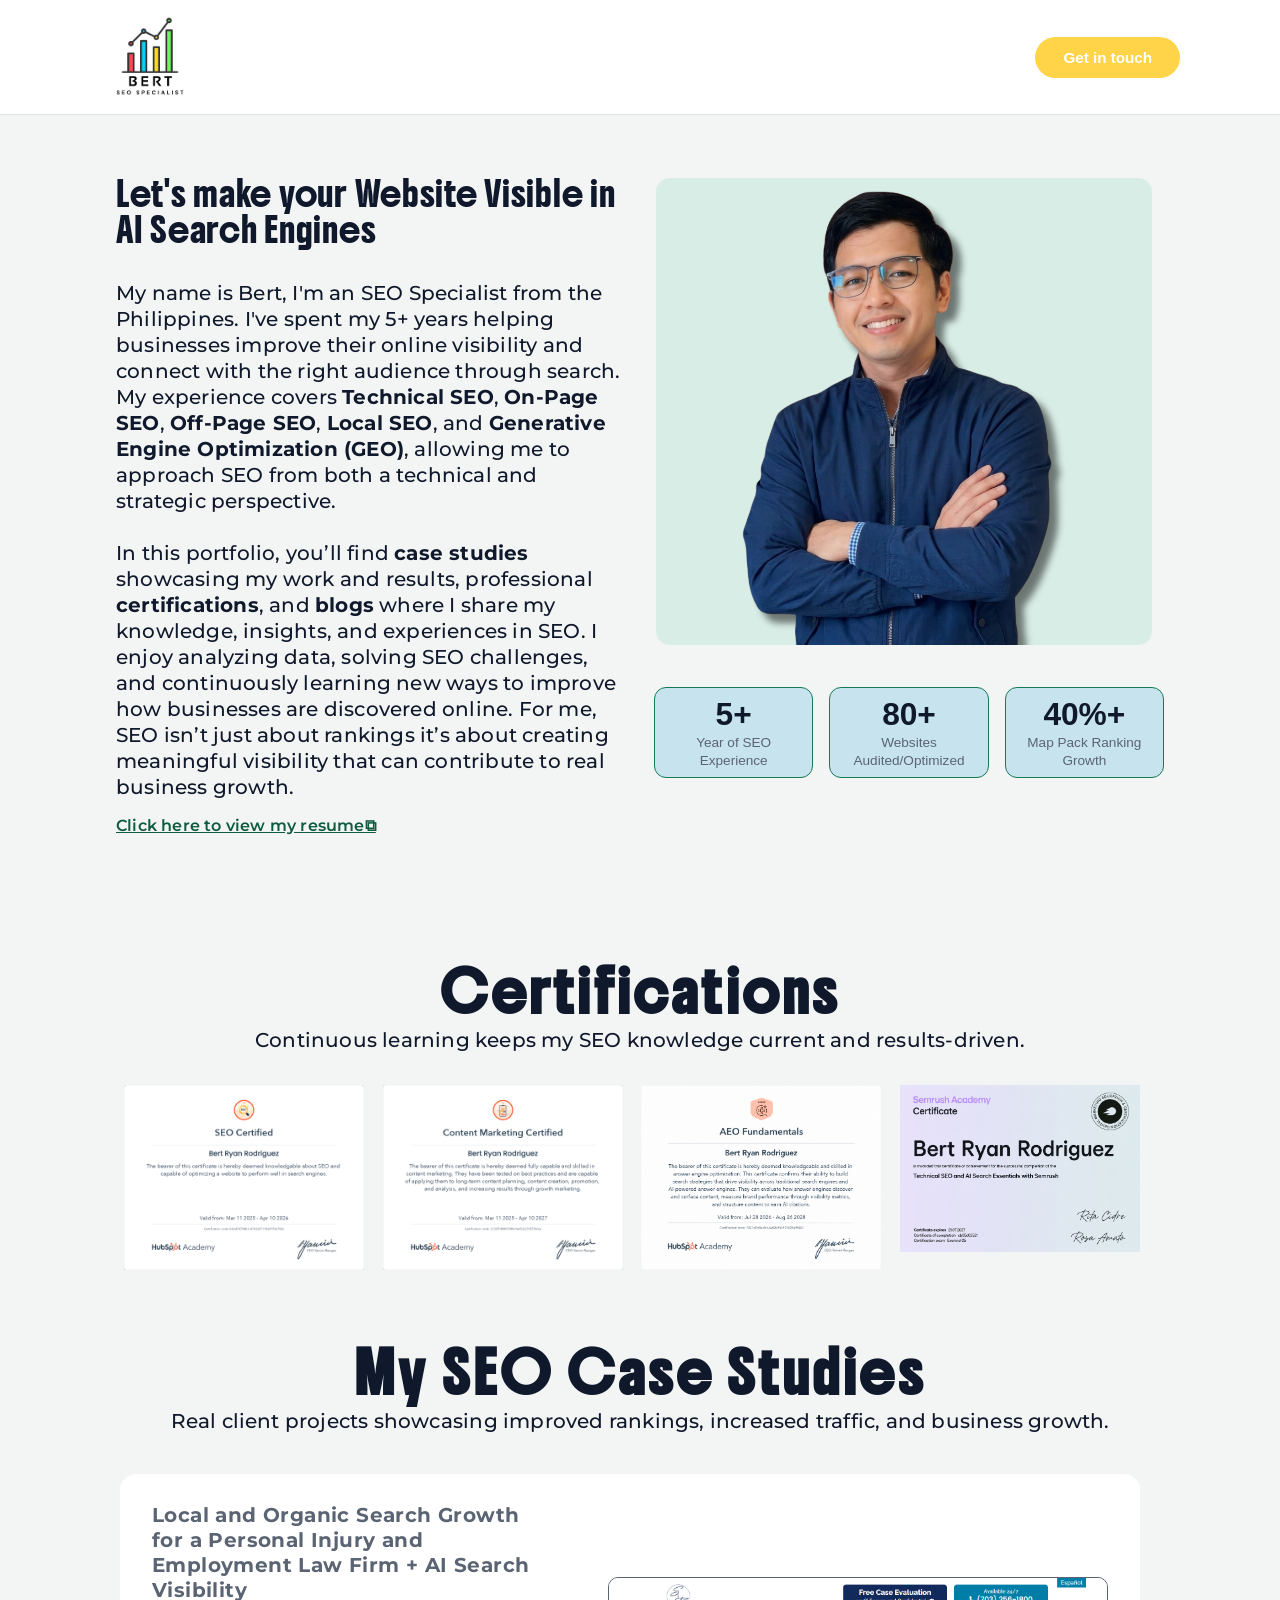
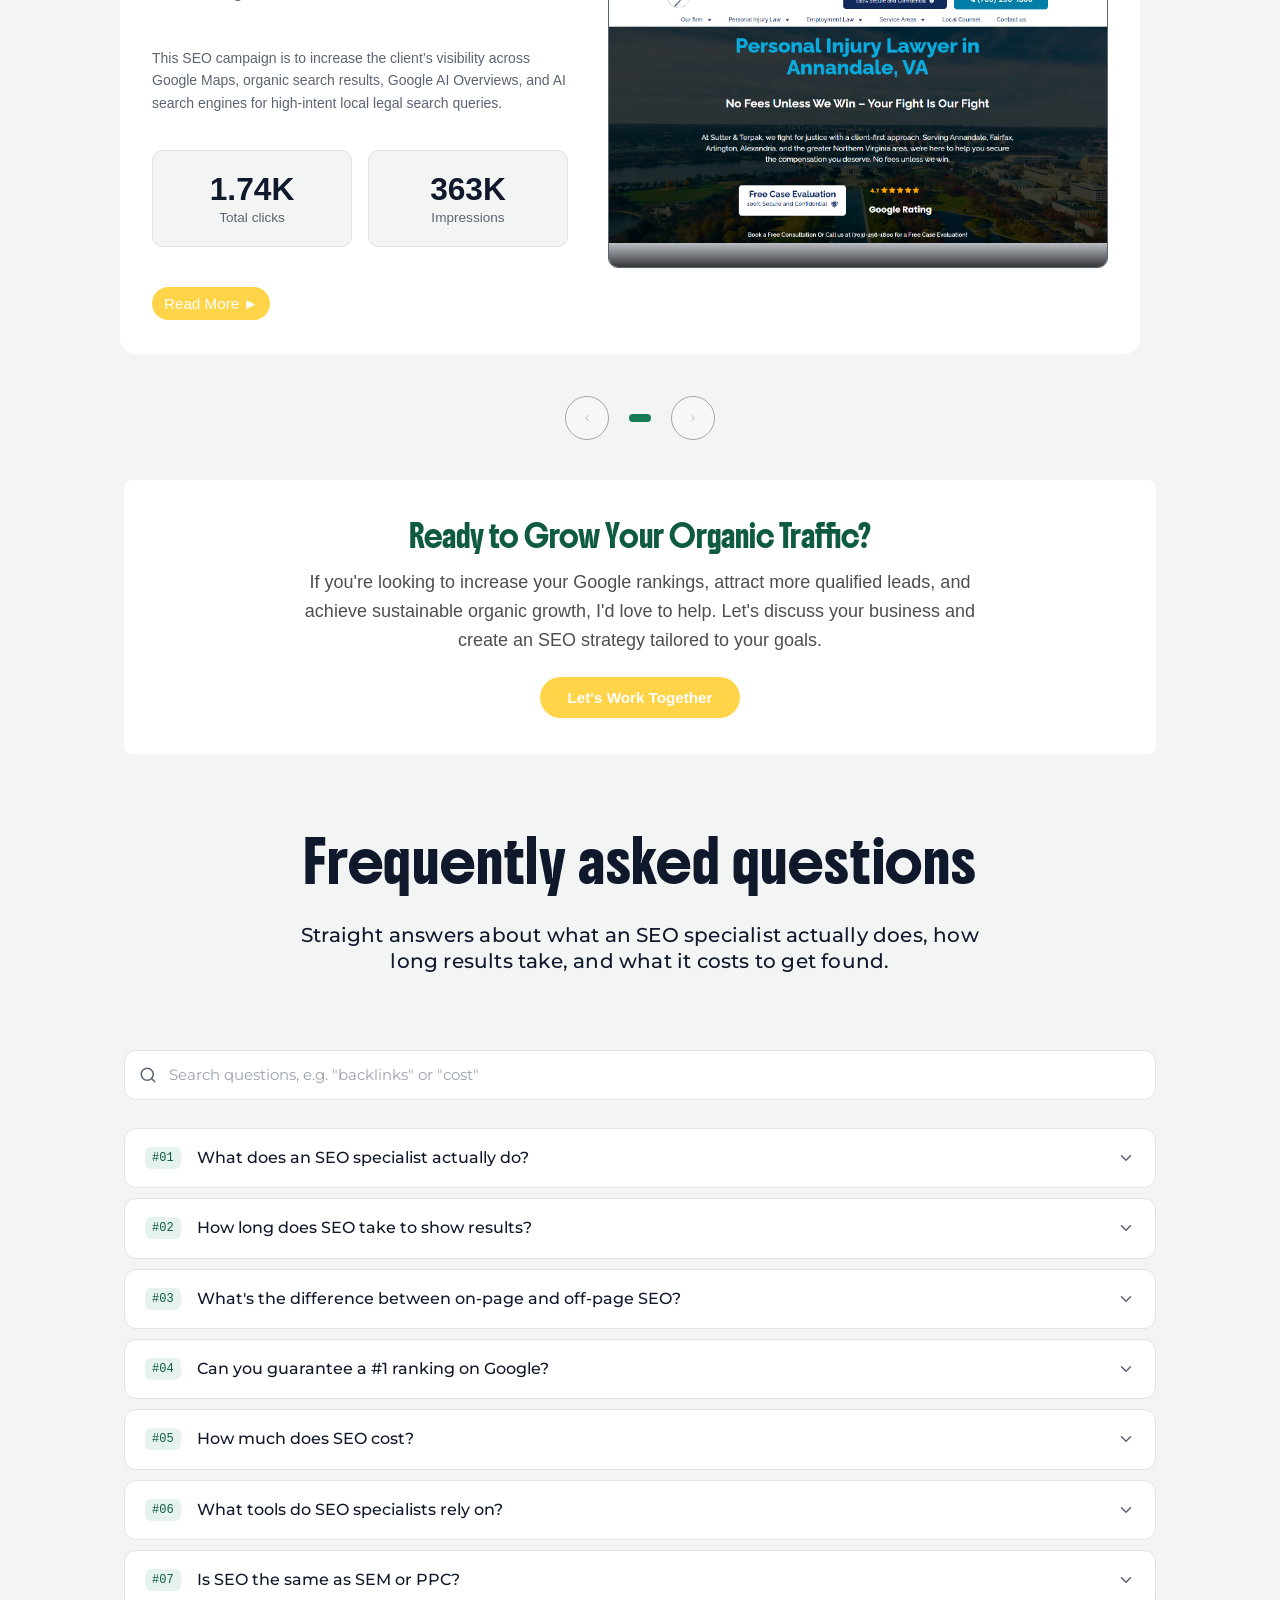
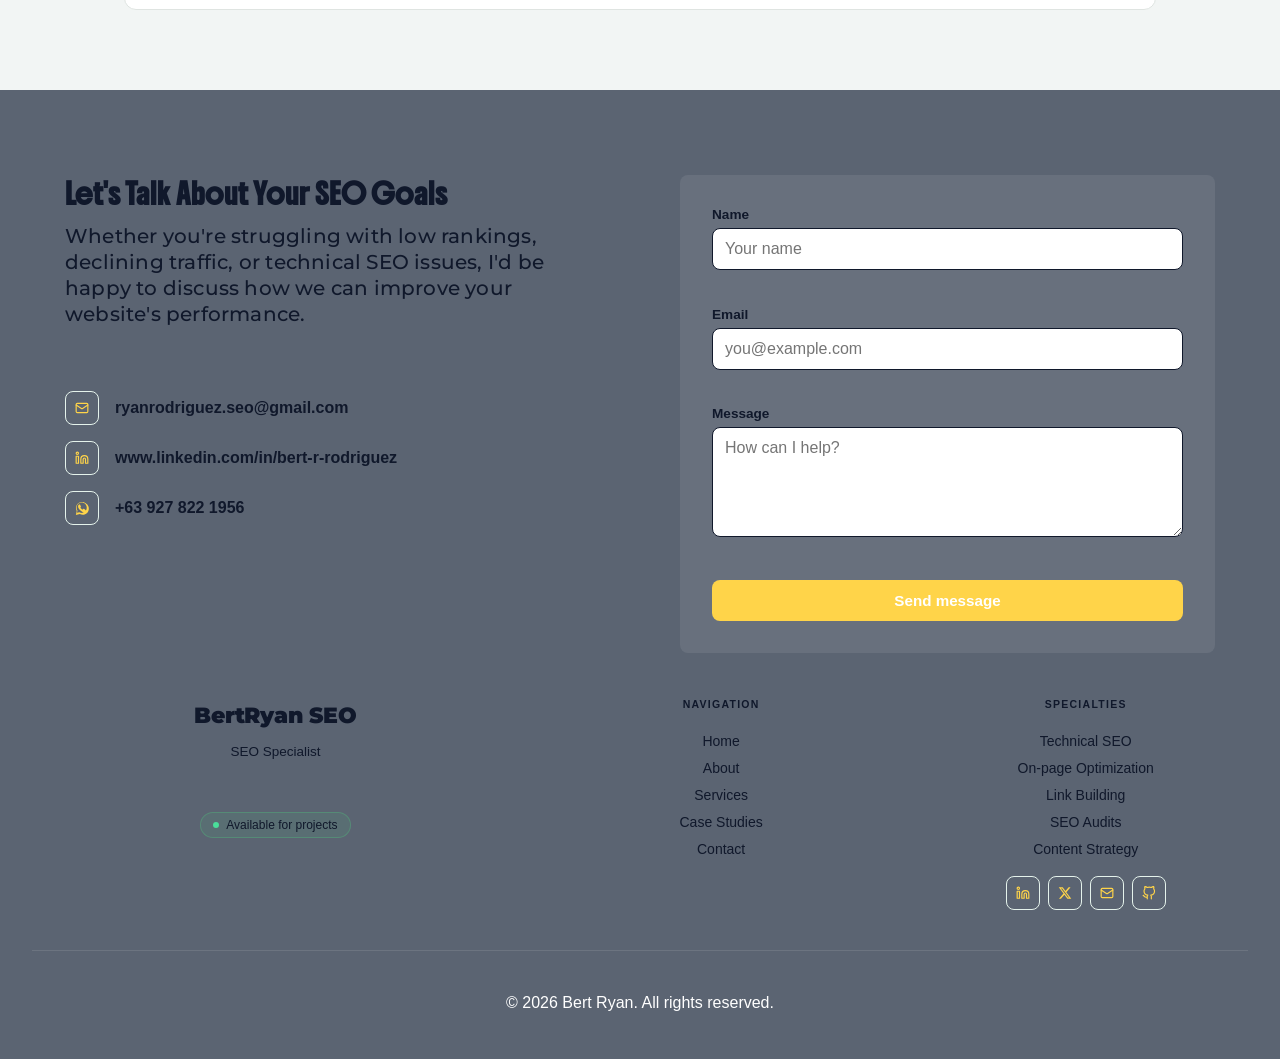
<file: index.html>
<!DOCTYPE html>
<html lang="en">
<head>
<meta charset="UTF-8">
<meta name="viewport" content="width=device-width, initial-scale=1.0">
<title>Bert Ryan - SEO Portfolio</title>
<link rel="preconnect" href="https://fonts.googleapis.com">
<link rel="preconnect" href="https://fonts.gstatic.com" crossorigin>
<link href="https://fonts.googleapis.com/css2?family=Boldonse&display=swap" rel="stylesheet">
<link href="https://fonts.googleapis.com/css2?family=Montserrat:ital,wght@0,100..900;1,100..900&display=swap" rel="stylesheet">
<link rel="stylesheet" href="styles.css">
</head>

<body>
<!-- ─── NAVIGATION ─── -->
 
<header class="site-header" id="siteHeader">
  <div class="nav">
    <a class="logo" href="seo-portfolio.html"><img src="images/BERT-logo.png" alt="" style="width: 100px; height: 98px;"></a>
      <a  class="cta-button" href="#contact-section">Get in touch</a></li>
 
    <button class="nav-toggle" id="navToggle" aria-label="Toggle menu" aria-expanded="false" aria-controls="mobilePanel">
      <svg class="icon-open" viewBox="0 0 24 24" fill="none" stroke-width="2" stroke-linecap="round" stroke-linejoin="round"><line x1="4" y1="7" x2="20" y2="7"/><line x1="4" y1="12" x2="20" y2="12"/><line x1="4" y1="17" x2="20" y2="17"/></svg>
      <svg class="icon-close" viewBox="0 0 24 24" fill="none" stroke-width="2" stroke-linecap="round" stroke-linejoin="round"><line x1="6" y1="6" x2="18" y2="18"/><line x1="18" y1="6" x2="6" y2="18"/></svg>
    </button>
  </div>
 
  <nav class="mobile-panel" id="mobilePanel">
    <ul>
      <li><a href="#">Home</a></li>
      <li><a href="#">Services</a></li>
      <li><a href="#">Case studies</a></li>
      <li><a href="#">FAQ</a></li>
      <li><a href="#">Contact</a></li>
    </ul>
  </nav>
</header>
<button id="scrollToTopBtn" title="Go to top">&#8593;</button>
<!-- HERO -->
<section class="hero-section">
  <div class="hero-grid">
    <div class="hero-headline">
      <h1>Let's make your Website Visible in AI Search Engines</h1>
    <p>My name is Bert, I'm an SEO Specialist from the Philippines. I've spent my 5+ years helping businesses improve their online visibility and connect with the right audience through search. My experience covers <b>Technical SEO</b>, <b>On-Page SEO</b>, <b>Off-Page SEO</b>, <b>Local SEO</b>, and <b>Generative Engine Optimization (GEO)</b>, allowing me to approach SEO from both a technical and strategic perspective.<br><br>

In this portfolio, you’ll find <b>case studies</b> showcasing my work and results, professional <b>certifications</b>, and <b>blogs</b> where I share my knowledge, insights, and experiences in SEO. I enjoy analyzing data, solving SEO challenges, and continuously learning new ways to improve how businesses are discovered online. For me, SEO isn’t just about rankings it’s about creating meaningful visibility that can contribute to real business growth.
<br> <a href="#" class="cta-button-hero">Click here to view my resume⧉</a></p>
    </div>
        <div class="hero-img">
          <img src="images/hero-section-image.png" alt="">          
                    <div class="hero-stat-grid">
                        <div class="hero-stat-card">
                          <span class="stat-number">5+</span>
                          <span class="stat-label">Year of SEO Experience</span>
                        </div>
                        <div class="hero-stat-card">
                          <span class="stat-number">80+</span>
                          <span class="stat-label">Websites Audited/Optimized</span>
                        </div>
                        <div class="hero-stat-card">
                          <span class="stat-number">40%+</span>
                          <span class="stat-label">Map Pack Ranking Growth</span>
                        </div>
                    </div>
           
        </div>
          <div class="mobile-hero-headline"><p>Hi there! my name is Bert, I'm an SEO Specialist from the Philippines. I've spent my 5+ years helping businesses improve their online visibility and connect with the right audience through search. My experience covers Technical SEO, On-Page SEO, Off-Page SEO, Local SEO, and Generative Engine Optimization (GEO), allowing me to approach SEO from both a technical and strategic perspective.</p>
          </div> 
  </div>

</section>

<!---CERTIFICATES---->
<section class="wrap-section">
  <!---CERTIFICATES--MOBILE-->
  <div class="certificates-mobile">
     <h2 class="section-heading">Certifications</h2>
    <p class="sub">Continuous learning keeps my SEO knowledge current and results-driven.</p>
    <div class="grid-container" id="caseStudySlider">
    <div class="certificates-section">
    <img src="images/seo_certified_.png" alt="">
    <img src="images/content_marketing_certified.png" alt="">
    <img src="images/Hubspot_AEO_Cert.png" alt="">
    <img src="images/SEMrush_cert_tech-SEO.png" alt="">
    </div>
    </div>
  </div>
    <!---CERTIFICATES--desktop-->
<div class="certificates-desktop">
  <h2 class="section-heading">Certifications</h2>
    <p class="sub">Continuous learning keeps my SEO knowledge current and results-driven.</p>
    <div class="certificates-section">
      <img src="images/seo_certified_.png" alt="">
      <img src="images/content_marketing_certified.png" alt="">
      <img src="images/Hubspot_AEO_Cert.png" alt="">
      <img src="images/SEMrush_cert_tech-SEO.png" alt="">
    </div>
</div>

</section>
<!---PORTFOLIO SECTION-->
<section class="wrap-section" id="case-studies">
    <h2 class="section-heading">My SEO Case Studies</h2>
    <p class="sub">Real client projects showcasing improved rankings, increased traffic, and business growth.</p>

  <div class="slider-shell">
    <div class="grid-container" id="caseStudySlider">
    <!---CASESTUDY 0-->
    <div class="card-item">
      <div class="card-item-inner">  
        <div class="card-img">
          <img class="card-img-hover" src="images/sutter&terpak_cover_photo.png" alt="Team Penguin Plumbing case study cover">
          <div class="casetudy-result">
            <div class="casetudy-result-item"><span class="result-val"></span><span class="result-label"></span></div>
            <div class="casetudy-result-item"><span class="result-val"></span><span class="result-label"></span></div>
            <div class="casetudy-result-item"><span class="result-val"></span><span class="result-label"> </span></div>
          </div>
        </div>
        
        <div class="casetudy-desc">
           <h2><b>Local and Organic Search Growth</b>
              <br>for a Personal Injury and Employment Law Firm + <b>AI Search Visibility</b></h2>
                <div class="card-img-mobile">
                <img class="card-img-hover" src="images/sutter&terpak_cover_photo.png" alt="Team Penguin Plumbing case study cover">
                <div class="casetudy-result">
                  <div class="casetudy-result-item"><span class="result-val"></span><span class="result-label">Organic Traffic</span></div>
                  <div class="casetudy-result-item"><span class="result-val">+8.26%</span><span class="result-label">Visibility</span></div>
                  <div class="casetudy-result-item"><span class="result-val">6mo</span><span class="result-label">Timeline</span></div>
                </div>
        </div>
          <p>This SEO campaign is to increase the client’s visibility across Google Maps, organic search results, Google AI Overviews, and AI search engines for high-intent local legal search queries.</p>

            <div class="stat-grid">
              <div class="stat-card">
                <span class="stat-number">1.74K</span>
                <span class="stat-label">Total clicks</span>
              </div>
              <div class="stat-card">
                <span class="stat-number">363K</span>
                <span class="stat-label">Impressions</span>
              </div>
              <a href="case-study4.html"><span class="readmore-bottom-left">Read More ►</span></a>
            </div>
        </div>
      </div>
    </div>
      <!---CASESTUDY 1-->
    <div class="card-item">
      <div class="card-item-inner">  
        <div class="card-img">
          <img class="card-img-hover" src="images/TPP-coverphoto-casetudy.png" alt="Team Penguin Plumbing case study cover">
          <div class="casetudy-result">
            <div class="casetudy-result-item"><span class="result-val">+332%</span><span class="result-label">Organic Traffic</span></div>
            <div class="casetudy-result-item"><span class="result-val">+8.26%</span><span class="result-label">Visibility</span></div>
            <div class="casetudy-result-item"><span class="result-val">6mo</span><span class="result-label">Timeline</span></div>
          </div>
        </div>
        
        <div class="casetudy-desc">
           <h2>Scaling Organic Traffic <br>Team Penguin Plumbing Case Study</h2>
                <div class="card-img-mobile">
                <img class="card-img-hover" src="images/TPP-coverphoto-casetudy.png" alt="Team Penguin Plumbing case study cover">
                <div class="casetudy-result">
                  <div class="casetudy-result-item"><span class="result-val">+332%</span><span class="result-label">Organic Traffic</span></div>
                  <div class="casetudy-result-item"><span class="result-val">+8.26%</span><span class="result-label">Visibility</span></div>
                  <div class="casetudy-result-item"><span class="result-val">6mo</span><span class="result-label">Timeline</span></div>
                </div>
        </div>
          <p>Team Penguin Plumbing grew organic traffic by implementing a local SEO strategy focused on keyword optimization, content expansion, and technical improvements resulting in stronger local dominance and consistent lead generation.</p>

            <div class="stat-grid">
              <div class="stat-card">
                <span class="stat-number">332%</span>
                <span class="stat-label">Increase in organic traffic</span>
              </div>
              <div class="stat-card">
                <span class="stat-number">+277</span>
                <span class="stat-label">Growth in keyword coverage</span>
              </div>
              <a href="case-study1.html"><span class="readmore-bottom-left">Read More ►</span></a>
            </div>
        </div>
      </div>
    </div>
    <!---CASESTUDY 2-->
    <div class="card-item">
      <div class="card-item-inner">  
        <div class="card-img">
          <img class="card-img-hover" src="images/LegalServe-coverphoto-casestudy.png" alt="Team Penguin Plumbing case study cover">
          <div class="casetudy-result">
            <div class="casetudy-result-item"><span class="result-val">300%</span><span class="result-label">Increase Conversions</span></div>
            <div class="casetudy-result-item"><span class="result-val">23</span><span class="result-label">Ranking Keywords</span></div>
            <div class="casetudy-result-item"><span class="result-val">480+</span><span class="result-label">Monthly Visitors</span></div>
          </div>
        </div>
        
        <div class="casetudy-desc">
           <h2>Turning Traffic into Revenue for Legal Services Company</h2>
                <div class="card-img-mobile">
                <img class="card-img-hover" src="images/LegalServe-coverphoto-casestudy.png" alt="Team Penguin Plumbing case study cover">
                <div class="casetudy-result">
                  <div class="casetudy-result-item"><span class="result-val">+332%</span><span class="result-label">Organic Traffic</span></div>
                  <div class="casetudy-result-item"><span class="result-val">+8.26%</span><span class="result-label">Visibility</span></div>
                  <div class="casetudy-result-item"><span class="result-val">6mo</span><span class="result-label">Timeline</span></div>
                </div>
        </div>
          <p>A Legal Services Company boosted its organic growth by implementing technical SEO, targeted content, and strategic link building—resulting in 480 monthly visitors, 23 ranking keywords, and 119 backlinks, alongside an estimated 2–3x increase in conversions.</p>

            <div class="stat-grid">
              <div class="stat-card">
                <span class="stat-number">300%</span>
                <span class="stat-label">Increase Conversions</span>
              </div>
              <div class="stat-card">
                <span class="stat-number">480+</span>
                <span class="stat-label">Monthly Visitors</span>
              </div>
              <a href="case-study2.html"><span class="readmore-bottom-left">Read More ►</span></a>
            </div>
        </div>
      </div>
    </div>

    <!---CASESTUDY 3-->
<div class="card-item">
      <div class="card-item-inner">  
        <div class="card-img">
          <img class="card-img-hover" src="images/HealthStin-coverphoto-casestudy.png" alt="Team Penguin Plumbing case study cover">
          <div class="casetudy-result">
            <div class="casetudy-result-item"><span class="result-val">+332%</span><span class="result-label">Organic Traffic</span></div>
            <div class="casetudy-result-item"><span class="result-val">+8.26%</span><span class="result-label">Visibility</span></div>
            <div class="casetudy-result-item"><span class="result-val">6mo</span><span class="result-label">Timeline</span></div>
          </div>
        </div>
        
        <div class="casetudy-desc">
           <h2>Local SEO Growth for Healthcare services</h2>
                <div class="card-img-mobile">
                <img class="card-img-hover" src="images/HealthStin-coverphoto-casestudy.png" alt="Team Penguin Plumbing case study cover">
                <div class="casetudy-result">
                  <div class="casetudy-result-item"><span class="result-val">216%</span><span class="result-label">Achieved Growth</span></div>
                  <div class="casetudy-result-item"><span class="result-val">1.9K</span><span class="result-label">Monthly Visitors</span></div>
                  <div class="casetudy-result-item"><span class="result-val">$2.7K+</span><span class="result-label">Generated Value</span></div>
                </div>
        </div>
          <p>A Healthcare services company scaled its organic traffic from approximately 600 to 1,900 monthly visitors, achieving over 216% growth through targeted SEO strategies.</p>

            <div class="stat-grid">
              <div class="stat-card">
                <span class="stat-number">216%</span>
                <span class="stat-label">Achieved Growth</span>
              </div>
              <div class="stat-card">
                <span class="stat-number">$2.7K+</span>
                <span class="stat-label">Generated Value</span>
              </div>
              <a href="case-study3.html"><span class="readmore-bottom-left">Read More ►</span></a>
            </div>
        </div>
      </div>
      
    </div>


    </div>
 <!----slider-controls-->
 </div>
    <div class="slider-controls">
      <button class="slider-arrow" id="prevBtn" aria-label="Previous case study">
        <svg viewBox="0 0 24 24" fill="none" stroke="currentColor" stroke-width="2" stroke-linecap="round" stroke-linejoin="round"><path d="M15 18l-6-6 6-6"/></svg>
      </button>
      <div class="slider-dots" id="sliderDots"></div>
      <button class="slider-arrow" id="nextBtn" aria-label="Next case study">
        <svg viewBox="0 0 24 24" fill="none" stroke="currentColor" stroke-width="2" stroke-linecap="round" stroke-linejoin="round"><path d="M9 18l6-6-6-6"/></svg>
      </button>
    </div>
  </div>
  <!-------CTA SECTIION---->
  <div class="cta-section">
      <h2>Ready to Grow Your Organic Traffic?</h2>
      <p>If you're looking to increase your Google rankings, attract more qualified leads, and achieve sustainable organic growth, I'd love to help. Let's discuss your business and create an SEO strategy tailored to your goals.</p>
      <a href="#" class="cta-button">Let's Work Together</a>
    </div>
</section>

<!---FAQ-->
<section class="wrap-section">
<div>
  <div class="sms-header">
    <h2>Frequently asked questions</h2>
    <p class="sub">Straight answers about what an SEO specialist actually does, how long results take, and what it costs to get found.</p>
  </div>
  <div class="search">
    <svg viewBox="0 0 24 24" fill="none" stroke-width="2" stroke-linecap="round" stroke-linejoin="round"><circle cx="11" cy="11" r="8"/><line x1="21" y1="21" x2="16.65" y2="16.65"/></svg>
    <input type="text" id="faqSearch" placeholder="Search questions, e.g. &quot;backlinks&quot; or &quot;cost&quot;">
    <span class="search-count" id="searchCount"></span>
  </div>

  <div class="faq-list" id="faqList">

    <div class="faq-item" data-q="what does an seo specialist do daily tasks keywords technical content">
      <button class="faq-question">
        <span class="rank">#01</span>
        <span class="q-text">What does an SEO specialist actually do?</span>
        <svg class="chevron" viewBox="0 0 24 24" fill="none" stroke-width="2" stroke-linecap="round" stroke-linejoin="round"><polyline points="6 9 12 15 18 9"/></svg>
      </button>
      <div class="faq-answer">
        <div class="faq-answer-inner">
          An SEO specialist audits how a site is built, chosen, and linked to, then fixes what's holding it back in search results. That covers keyword research, on-page optimization like titles and headings, technical fixes like site speed and crawlability, content strategy, and building the site's authority through links and mentions.
        </div>
      </div>
    </div>

    <div class="faq-item" data-q="how long does seo take to show results time timeline months">
      <button class="faq-question">
        <span class="rank">#02</span>
        <span class="q-text">How long does SEO take to show results?</span>
        <svg class="chevron" viewBox="0 0 24 24" fill="none" stroke-width="2" stroke-linecap="round" stroke-linejoin="round"><polyline points="6 9 12 15 18 9"/></svg>
      </button>
      <div class="faq-answer">
        <div class="faq-answer-inner">
          Most sites see meaningful movement in 3 to 6 months, with compounding gains after that. Timing depends on how competitive the niche is, how much authority the site already has, and how consistently the work gets done. Anyone promising first-page rankings in a couple of weeks is overselling it.
        </div>
      </div>
    </div>

    <div class="faq-item" data-q="on-page off-page seo difference technical link building">
      <button class="faq-question">
        <span class="rank">#03</span>
        <span class="q-text">What's the difference between on-page and off-page SEO?</span>
        <svg class="chevron" viewBox="0 0 24 24" fill="none" stroke-width="2" stroke-linecap="round" stroke-linejoin="round"><polyline points="6 9 12 15 18 9"/></svg>
      </button>
      <div class="faq-answer">
        <div class="faq-answer-inner">
          On-page SEO is everything you control directly on the site: content, headings, internal links, page speed, and structure. Off-page SEO is what happens elsewhere that signals trust back to the site, mainly backlinks, brand mentions, and reviews. Both need to work together for rankings to hold.
        </div>
      </div>
    </div>

    <div class="faq-item" data-q="guarantee first page rankings number one google">
      <button class="faq-question">
        <span class="rank">#04</span>
        <span class="q-text">Can you guarantee a #1 ranking on Google?</span>
        <svg class="chevron" viewBox="0 0 24 24" fill="none" stroke-width="2" stroke-linecap="round" stroke-linejoin="round"><polyline points="6 9 12 15 18 9"/></svg>
      </button>
      <div class="faq-answer">
        <div class="faq-answer-inner">
          No, and it's a warning sign if someone does. Google's ranking algorithm weighs hundreds of factors and changes constantly, and rankings are relative to what competitors are doing too. A good specialist commits to a clear process and measurable progress, not a guaranteed position.
        </div>
      </div>
    </div>

    <div class="faq-item" data-q="how much does seo cost pricing budget monthly retainer">
      <button class="faq-question">
        <span class="rank">#05</span>
        <span class="q-text">How much does SEO cost?</span>
        <svg class="chevron" viewBox="0 0 24 24" fill="none" stroke-width="2" stroke-linecap="round" stroke-linejoin="round"><polyline points="6 9 12 15 18 9"/></svg>
      </button>
      <div class="faq-answer">
        <div class="faq-answer-inner">
          It varies widely with scope, from a few hundred dollars a month for a small local business to five figures for competitive national campaigns. Most specialists work on a monthly retainer since SEO is ongoing, not a one-time project, though one-off audits are common as a starting point.
        </div>
      </div>
    </div>

    <div class="faq-item" data-q="tools use ahrefs semrush google search console analytics">
      <button class="faq-question">
        <span class="rank">#06</span>
        <span class="q-text">What tools do SEO specialists rely on?</span>
        <svg class="chevron" viewBox="0 0 24 24" fill="none" stroke-width="2" stroke-linecap="round" stroke-linejoin="round"><polyline points="6 9 12 15 18 9"/></svg>
      </button>
      <div class="faq-answer">
        <div class="faq-answer-inner">
          Common ones include Google Search Console and Analytics for first-party data, and platforms like Ahrefs, Semrush, or Moz for keyword research, backlink audits, and competitor tracking. The tools matter less than knowing how to read the data and turn it into a prioritized plan.
        </div>
      </div>
    </div>

    <div class="faq-item" data-q="difference seo sem ppc paid search marketing">
      <button class="faq-question">
        <span class="rank">#07</span>
        <span class="q-text">Is SEO the same as SEM or PPC?</span>
        <svg class="chevron" viewBox="0 0 24 24" fill="none" stroke-width="2" stroke-linecap="round" stroke-linejoin="round"><polyline points="6 9 12 15 18 9"/></svg>
      </button>
      <div class="faq-answer">
        <div class="faq-answer-inner">
          No. SEO earns traffic through unpaid, organic search results. SEM is the broader umbrella that includes SEO plus paid tactics like PPC, where you pay for each click on an ad. They often work best together: PPC for quick visibility, SEO for durable, compounding traffic.
        </div>
      </div>
    </div>
  </div>

  <p class="empty" id="emptyState">No questions match that search. Try a different term.</p>

</div>
</section>

<!-------FOOTER----->
<footer class="footer" id="contact-section">
    <div class="footer-inner">

       

    <div class="talk-section-grid">
      <div>
        <h2>Let's Talk About Your SEO Goals</h2>
        <p class="sub" style="text-align: left;">Whether you're struggling with low rankings, declining traffic, or technical SEO issues, I'd be happy to discuss how we can improve your website's performance.</p>
        <div class="contact-links-section">
          <!-- Email -->
         <div class="contact-links">
         <a href="mailto:alex@example.com" class="social-btn" title="Email" aria-label="Email">
              <svg viewBox="0 0 24 24" fill="none" stroke="currentColor" stroke-width="2" stroke-linecap="round" stroke-linejoin="round">
                <rect x="2" y="4" width="20" height="16" rx="2"></rect>
                <path d="m22 7-8.97 5.7a1.94 1.94 0 0 1-2.06 0L2 7"></path>
              </svg>
            </a>
          <span><b>ryanrodriguez.seo@gmail.com</b></span>
        </div>
        <!-- LinkedIn -->
         <div class="contact-links">
            <a href="#" class="social-btn" title="LinkedIn" aria-label="LinkedIn">
              <svg viewBox="0 0 24 24" fill="none" stroke="currentColor" stroke-width="2" stroke-linecap="round" stroke-linejoin="round">
                <path d="M16 8a6 6 0 0 1 6 6v7h-4v-7a2 2 0 0 0-2-2 2 2 0 0 0-2 2v7h-4v-7a6 6 0 0 1 6-6z"></path>
                <rect x="2" y="9" width="4" height="12"></rect>
                <circle cx="4" cy="4" r="2"></circle>
              </svg>
            </a>
            <span><b>www.linkedin.com/in/bert-r-rodriguez</b></span>
        </div> 
        <!-- WhatsApp --> 
        <div class="contact-links">
            <a href="#" class="social-btn" title="WhatsApp" aria-label="WhatsApp">
              <svg xmlns="http://w3.org" viewBox="0 0 448 512" width="40" height="40">
                <path fill="currentColor" d="M380.9 97.1C339 55.1 283.2 32 223.9 32c-122.4 0-222 99.6-222 222 0 39.1 10.2 77.3 29.6 111L0 512l144.1-37.8c33 18 69.8 27.5 107.5 27.5 122.4 0 222-99.6 222-222 0-59.3-23.1-115.1-65-157.1zm-157 341.6c-33.2 0-65.7-8.9-94-25.7l-6.7-4-85.5 22.4 22.8-83.3-4.4-7c-18.5-29.4-28.2-63.3-28.2-98.2 0-101.7 82.8-184.5 184.6-184.5 49.3 0 95.6 19.2 130.4 54.1 34.8 34.9 54 81.2 54 130.5 0 101.7-82.8 184.5-184.6 184.5zm101.1-138c-5.5-2.7-32.6-16.1-37.7-17.9-5.1-1.8-8.8-2.7-12.5 2.7-3.7 5.5-14.3 17.9-17.6 21.6-3.2 3.7-6.5 4.1-12 1.4-32.3-16.1-53.7-29.3-75.1-66-5.6-9.7 5.6-9 16.1-29.9 1.6-3.2.8-6-1.4-11.4-2.2-5.5-17.6-42.4-24.1-58.2-6.3-15.3-12.7-13.2-17.4-13.4-4.5-.2-9.6-.3-14.8-.3-5.2 0-13.6 1.9-20.7 9.6-7.1 7.7-27.1 26.5-27.1 64.6 0 38.1 27.7 74.8 31.6 80.1 3.9 5.3 54.6 83.3 132.3 116.9 18.5 8 32.9 12.8 44.1 16.4 18.6 5.9 35.5 5.1 48.9 3.1 14.9-2.2 37.7-15.4 43-29.5 5.3-14.1 5.3-26.2 3.7-28.7-1.5-2.5-5.4-4-10.9-6.7z"/>
              </svg>
            </a>
            <span><b>+63 927 822 1956</b></span>
        </div>     
      </div>
        
      </div>
        <div class="card-2">
              <form id="contactForm" novalidate>
                <div class="field">
                  <label for="name">Name</label>
                  <input type="text" id="name" name="name" placeholder="Your name" required>
                  <span class="error-msg" id="nameError"></span>
                </div>
            
                <div class="field">
                  <label for="email">Email</label>
                  <input type="email" id="email" name="email" placeholder="you@example.com" required>
                  <span class="error-msg" id="emailError"></span>
                </div>
            
                <div class="field">
                  <label for="message">Message</label>
                  <textarea id="message" name="message" placeholder="How can I help?" required></textarea>
                  <span class="error-msg" id="messageError"></span>
                </div>
            
                <button type="submit" id="submitBtn">Send message</button>
            
                <div class="status" id="statusBox"></div>
              </form>
            </div>     
        </div>
  


      <!-- Top Grid -->
      <div class="footer-grid">
 
        <!-- Brand -->
        <div class="brand-col">
          <p class="brand-name">BertRyan SEO</p>
          <p class="brand-tagline">SEO Specialist</p>
          <span class="availability-pill">
            <span class="dot"></span>
            Available for projects
          </span>
        </div>
 
        <!-- Navigation -->
        <div>
          <p class="col-heading">Navigation</p>
          <ul class="footer-links">
            <li><a href="#">Home</a></li>
            <li><a href="#">About</a></li>
            <li><a href="#">Services</a></li>
            <li><a href="#">Case Studies</a></li>
            <li><a href="#">Contact</a></li>
          </ul>
        </div>
 
        <!-- Specialties + Social -->
        <div>
          <p class="col-heading">Specialties</p>
          <ul class="footer-links">
            <li><a href="#">Technical SEO</a></li>
            <li><a href="#">On-page Optimization</a></li>
            <li><a href="#">Link Building</a></li>
            <li><a href="#">SEO Audits</a></li>
            <li><a href="#">Content Strategy</a></li>
          </ul>
 
          <div class="social-row">
            <!-- LinkedIn -->
            <a href="#" class="social-btn" title="LinkedIn" aria-label="LinkedIn">
              <svg viewBox="0 0 24 24" fill="none" stroke="currentColor" stroke-width="2" stroke-linecap="round" stroke-linejoin="round">
                <path d="M16 8a6 6 0 0 1 6 6v7h-4v-7a2 2 0 0 0-2-2 2 2 0 0 0-2 2v7h-4v-7a6 6 0 0 1 6-6z"></path>
                <rect x="2" y="9" width="4" height="12"></rect>
                <circle cx="4" cy="4" r="2"></circle>
              </svg>
            </a>
            <!-- X / Twitter -->
            <a href="#" class="social-btn" title="X (Twitter)" aria-label="X">
              <svg viewBox="0 0 24 24" fill="currentColor">
                <path d="M18.244 2.25h3.308l-7.227 8.26 8.502 11.24H16.17l-5.214-6.817L4.99 21.75H1.68l7.73-8.835L1.254 2.25H8.08l4.713 6.231zm-1.161 17.52h1.833L7.084 4.126H5.117z"></path>
              </svg>
            </a>
            <!-- Email -->
            <a href="mailto:alex@example.com" class="social-btn" title="Email" aria-label="Email">
              <svg viewBox="0 0 24 24" fill="none" stroke="currentColor" stroke-width="2" stroke-linecap="round" stroke-linejoin="round">
                <rect x="2" y="4" width="20" height="16" rx="2"></rect>
                <path d="m22 7-8.97 5.7a1.94 1.94 0 0 1-2.06 0L2 7"></path>
              </svg>
            </a>
            <!-- GitHub -->
            <a href="#" class="social-btn" title="GitHub" aria-label="GitHub">
              <svg viewBox="0 0 24 24" fill="none" stroke="currentColor" stroke-width="2" stroke-linecap="round" stroke-linejoin="round">
                <path d="M9 19c-5 1.5-5-2.5-7-3m14 6v-3.87a3.37 3.37 0 0 0-.94-2.61c3.14-.35 6.44-1.54 6.44-7A5.44 5.44 0 0 0 20 4.77 5.07 5.07 0 0 0 19.91 1S18.73.65 16 2.48a13.38 13.38 0 0 0-7 0C6.27.65 5.09 1 5.09 1A5.07 5.07 0 0 0 5 4.77a5.44 5.44 0 0 0-1.5 3.78c0 5.42 3.3 6.61 6.44 7A3.37 3.37 0 0 0 9 18.13V22"></path>
              </svg>
            </a>
          </div>
        </div>
 
      </div><!-- /footer-grid -->
 
      <!-- Bottom Bar -->
      <div class="footer-bottom">
        <p class="footer-copy">© 2026 Bert Ryan. All rights reserved.</p>
      </div>
 
    </div><!-- /footer-inner -->
  </footer>


<script>
//contact form 
 const form = document.getElementById('contactForm');
  const submitBtn = document.getElementById('submitBtn');
  const statusBox = document.getElementById('statusBox');
 
  const fields = {
    name: { el: document.getElementById('name'), err: document.getElementById('nameError') },
    email: { el: document.getElementById('email'), err: document.getElementById('emailError') },
    message: { el: document.getElementById('message'), err: document.getElementById('messageError') }
  };
 
  function validateField(key) {
    const { el, err } = fields[key];
    let message = '';
 
    if (el.validity.valueMissing) {
      message = 'This field is required.';
    } else if (key === 'email' && el.validity.typeMismatch) {
      message = 'Enter a valid email address.';
    } else if (key === 'message' && el.value.trim().length < 10) {
      message = 'Message should be at least 10 characters.';
    }
 
    err.textContent = message;
    return message === '';
  }
 
  Object.keys(fields).forEach((key) => {
    fields[key].el.addEventListener('blur', () => validateField(key));
    fields[key].el.addEventListener('input', () => {
      if (fields[key].err.textContent) validateField(key);
    });
  });
 
  form.addEventListener('submit', async (e) => {
    e.preventDefault();
    statusBox.className = 'status';
    statusBox.textContent = '';
 
    const allValid = Object.keys(fields)
      .map(validateField)
      .every(Boolean);
 
    if (!allValid) return;
 
    submitBtn.disabled = true;
    submitBtn.textContent = 'Sending…';
 
    // Replace this block with a real request to your backend or form service
    // e.g. fetch('/api/contact', { method: 'POST', body: new FormData(form) })
    await new Promise((resolve) => setTimeout(resolve, 900));
 
    submitBtn.disabled = false;
    submitBtn.textContent = 'Send message';
 
    statusBox.classList.add('success');
    statusBox.textContent = "Thanks — your message has been sent. We'll reply soon.";
    form.reset();
  });

  //navbar
  const navbar = document.getElementById('siteHeader');
let lastScrollY = window.scrollY; 

window.addEventListener('scroll', () => {
  const currentScrollY = window.scrollY;

  if (currentScrollY > lastScrollY) {
    
    navbar.classList.add('nav-hidden');
  } else {
    
    navbar.classList.remove('nav-hidden');
  }

 
  lastScrollY = currentScrollY;
});
 
//scroll-up-button
const scrollToTopBtn = document.getElementById("scrollToTopBtn");


window.addEventListener("scroll", () => {

  if (window.scrollY > 300) {
    scrollToTopBtn.classList.add("show");
  } else {
    scrollToTopBtn.classList.remove("show");
  }
});

scrollToTopBtn.addEventListener("click", () => {
  window.scrollTo({
    top: 0,
    behavior: "smooth" 
  });
});

//PORTFOLIO SECTION 

(function(){
  const track = document.getElementById('caseStudySlider');
  const cards = Array.from(track.children);
  const prevBtn = document.getElementById('prevBtn');
  const nextBtn = document.getElementById('nextBtn');
  const dotsWrap = document.getElementById('sliderDots');
 
  // Build one dot per card
  cards.forEach((_, i) => {
    const dot = document.createElement('button');
    dot.className = 'slider-dot';
    dot.setAttribute('aria-label', 'Go to case study ' + (i + 1));
    dot.addEventListener('click', () => scrollToCard(i));
    dotsWrap.appendChild(dot);
  });
  const dots = Array.from(dotsWrap.children);
 
  function cardStep(){
    const style = getComputedStyle(track);
    const gap = parseFloat(style.columnGap || style.gap || 0);
    return cards[0].getBoundingClientRect().width + gap;
  }
 
  function scrollToCard(i){
    track.scrollTo({ left: i * cardStep(), behavior: 'smooth' });
  }
 
  function updateUI(){
    const index = Math.round(track.scrollLeft / cardStep());
    dots.forEach((d, i) => d.classList.toggle('is-active', i === index));
    prevBtn.disabled = track.scrollLeft <= 4;
    nextBtn.disabled = track.scrollLeft >= track.scrollWidth - track.clientWidth - 4;
  }
 
  prevBtn.addEventListener('click', () => {
    track.scrollBy({ left: -cardStep(), behavior: 'smooth' });
  });
  nextBtn.addEventListener('click', () => {
    track.scrollBy({ left: cardStep(), behavior: 'smooth' });
  });
 
  let scrollTimer;
  track.addEventListener('scroll', () => {
    clearTimeout(scrollTimer);
    scrollTimer = setTimeout(updateUI, 80);
  });
 
  window.addEventListener('resize', updateUI);
  updateUI();
})();

// testimonials 
var steps = document.querySelectorAll('.seo-method-section .sms-step, .testi-section .testi-card');
 // Scroll-triggered reveal for the SEO Methodology steps
  (function(){
    var steps = document.querySelectorAll('.seo-method-section .sms-step');
    if (!('IntersectionObserver' in window)) {
      steps.forEach(function(el){ el.classList.add('is-visible'); });
      return;
    }
    var observer = new IntersectionObserver(function(entries){
      entries.forEach(function(entry){
        if (entry.isIntersecting){
          entry.target.classList.add('is-visible');
          observer.unobserve(entry.target);
        }
      });
    }, { threshold: 0.2 });
    steps.forEach(function(el){ observer.observe(el); });
  })();

(function(){
  const header = document.getElementById('siteHeader');
  const navToggle = document.getElementById('navToggle');
  const mobilePanel = document.getElementById('mobilePanel');
 
  navToggle.addEventListener('click', () => {
    const isOpen = header.classList.toggle('menu-open');
    navToggle.setAttribute('aria-expanded', String(isOpen));
  });
 
  mobilePanel.querySelectorAll('a').forEach(link => {
    link.addEventListener('click', () => {
      header.classList.remove('menu-open');
      navToggle.setAttribute('aria-expanded', 'false');
    });
  });
 
  window.addEventListener('resize', () => {
    if(window.innerWidth > 640){
      header.classList.remove('menu-open');
      navToggle.setAttribute('aria-expanded', 'false');
    }
  });
})();
//
(function(){
  const list = document.getElementById('faqList');
  const items = Array.from(list.querySelectorAll('.faq-item'));
  const searchInput = document.getElementById('faqSearch');
  const searchCount = document.getElementById('searchCount');
  const emptyState = document.getElementById('emptyState');

  function renumber(){
    let visible = 0;
    items.forEach(item => {
      if(!item.classList.contains('hidden')){
        visible++;
        const num = String(visible).padStart(2, '0');
        item.querySelector('.rank').textContent = '#' + num;
      }
    });
    emptyState.classList.toggle('show', visible === 0);
    return visible;
  }

  items.forEach(item => {
    const question = item.querySelector('.faq-question');
    const answer = item.querySelector('.faq-answer');

    question.addEventListener('click', () => {
      const isOpen = item.classList.contains('open');

      items.forEach(other => {
        other.classList.remove('open');
        other.querySelector('.faq-answer').style.maxHeight = null;
      });

      if(!isOpen){
        item.classList.add('open');
        answer.style.maxHeight = answer.scrollHeight + 'px';
      }
    });
  });

  searchInput.addEventListener('input', () => {
    const term = searchInput.value.trim().toLowerCase();

    items.forEach(item => {
      const haystack = (item.dataset.q + ' ' + item.querySelector('.q-text').textContent).toLowerCase();
      const matches = term === '' || haystack.includes(term);
      item.classList.toggle('hidden', !matches);
      if(!matches){
        item.classList.remove('open');
        item.querySelector('.faq-answer').style.maxHeight = null;
      }
    });

    const visible = renumber();
    searchCount.textContent = term ? visible + ' found' : '';
  });

  renumber();
})();
</script>

</body>
</html>
</file>
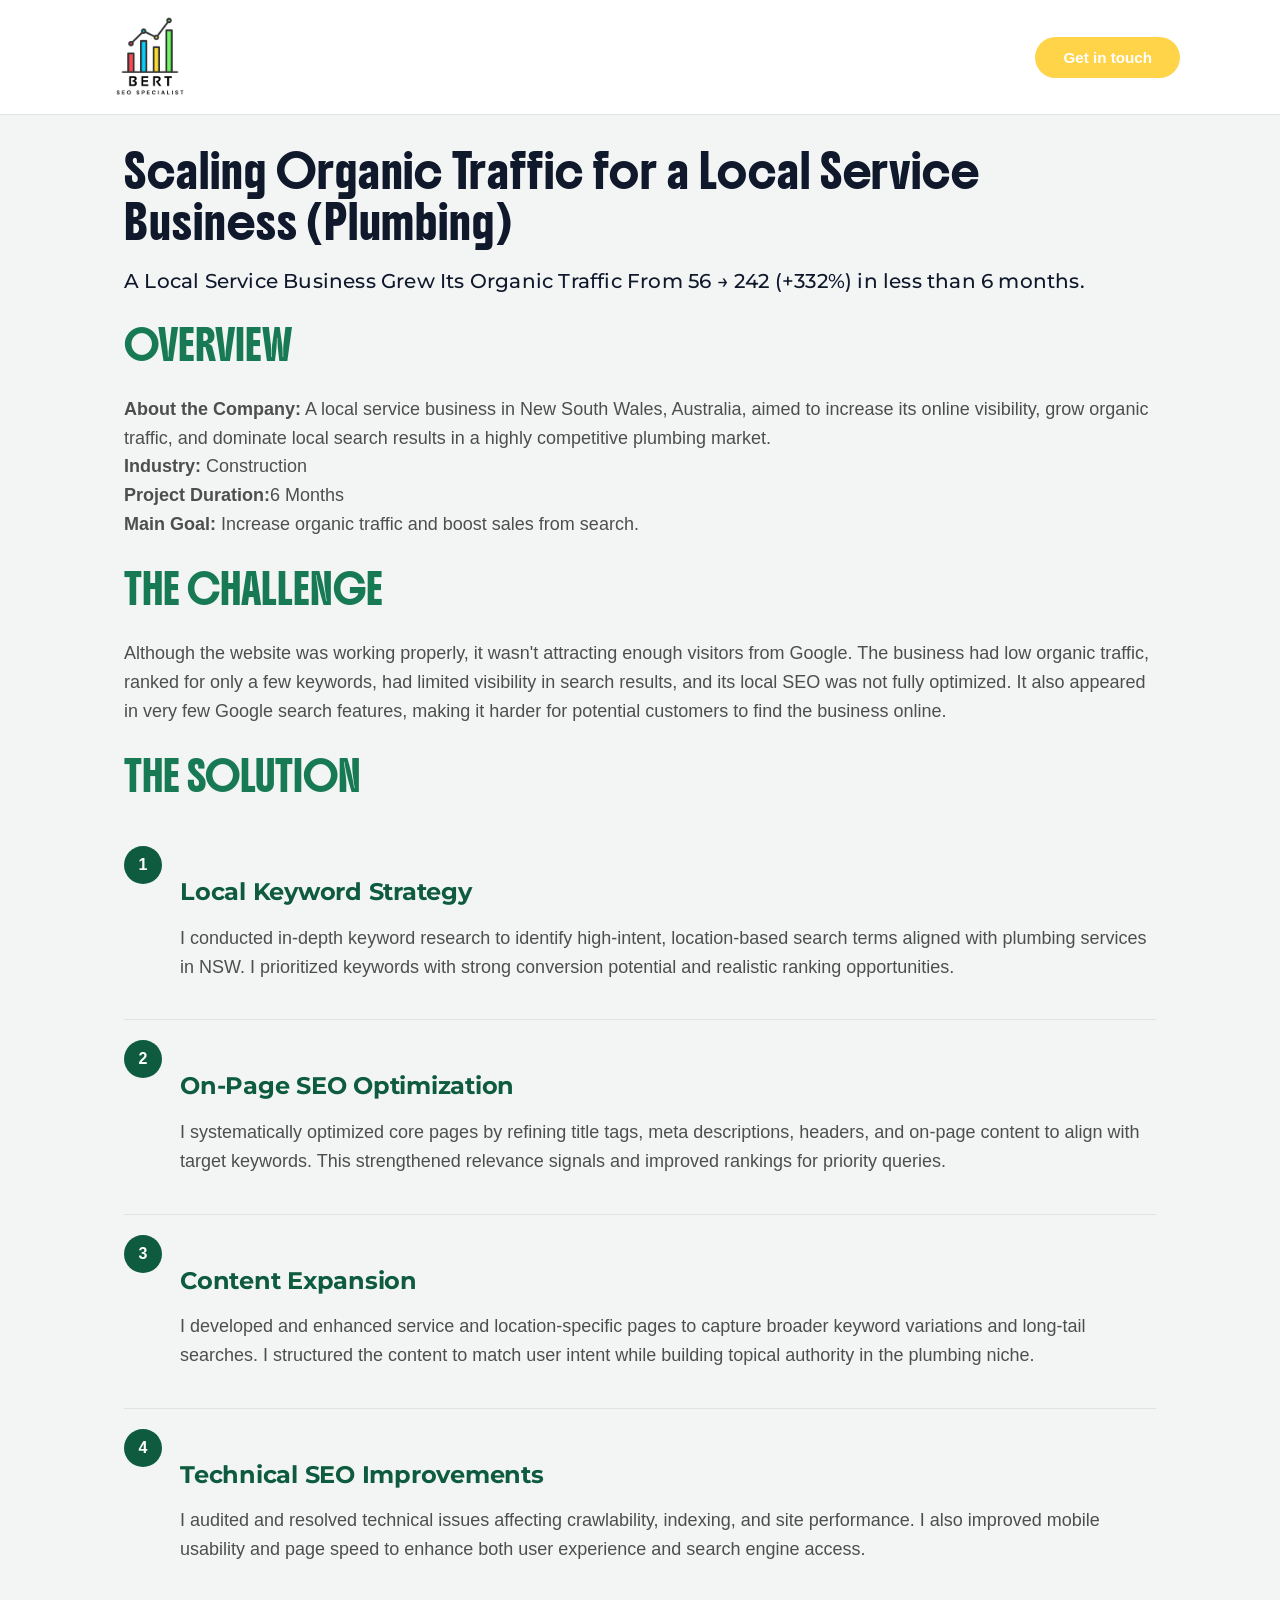
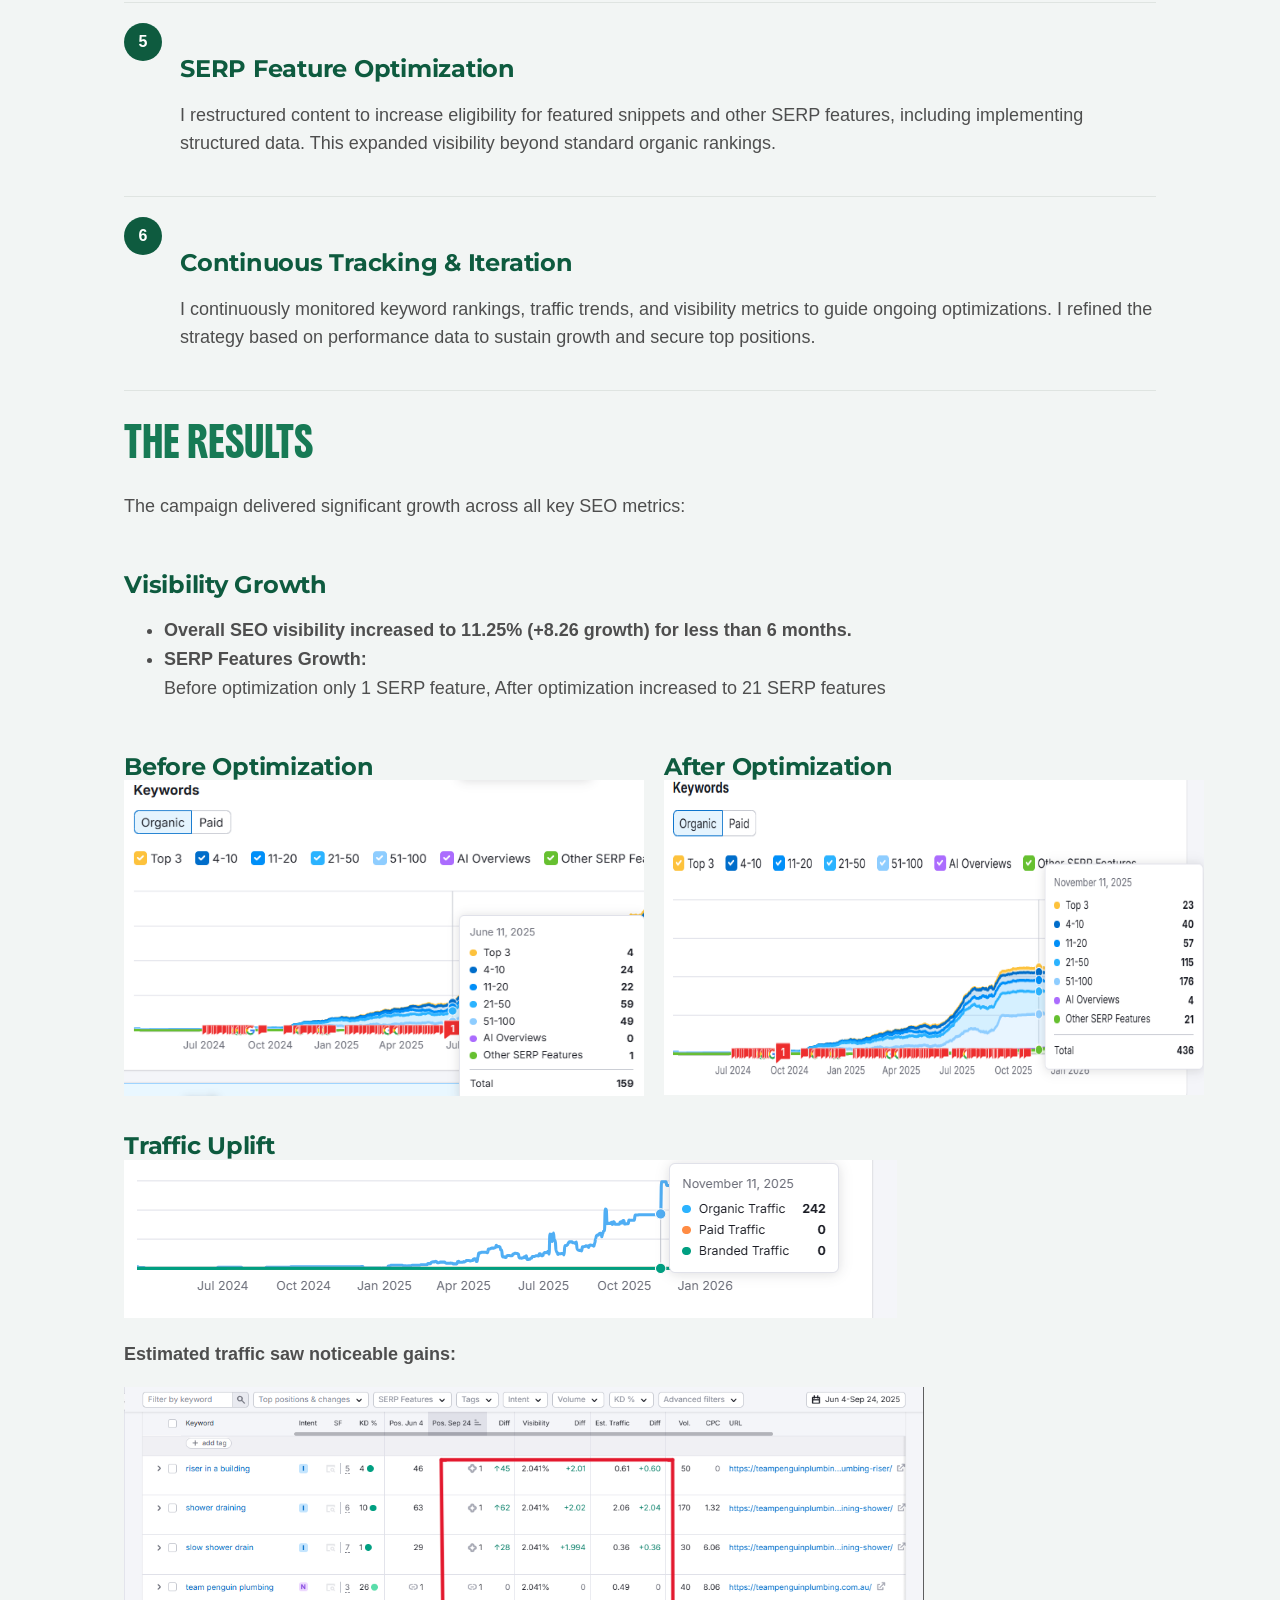
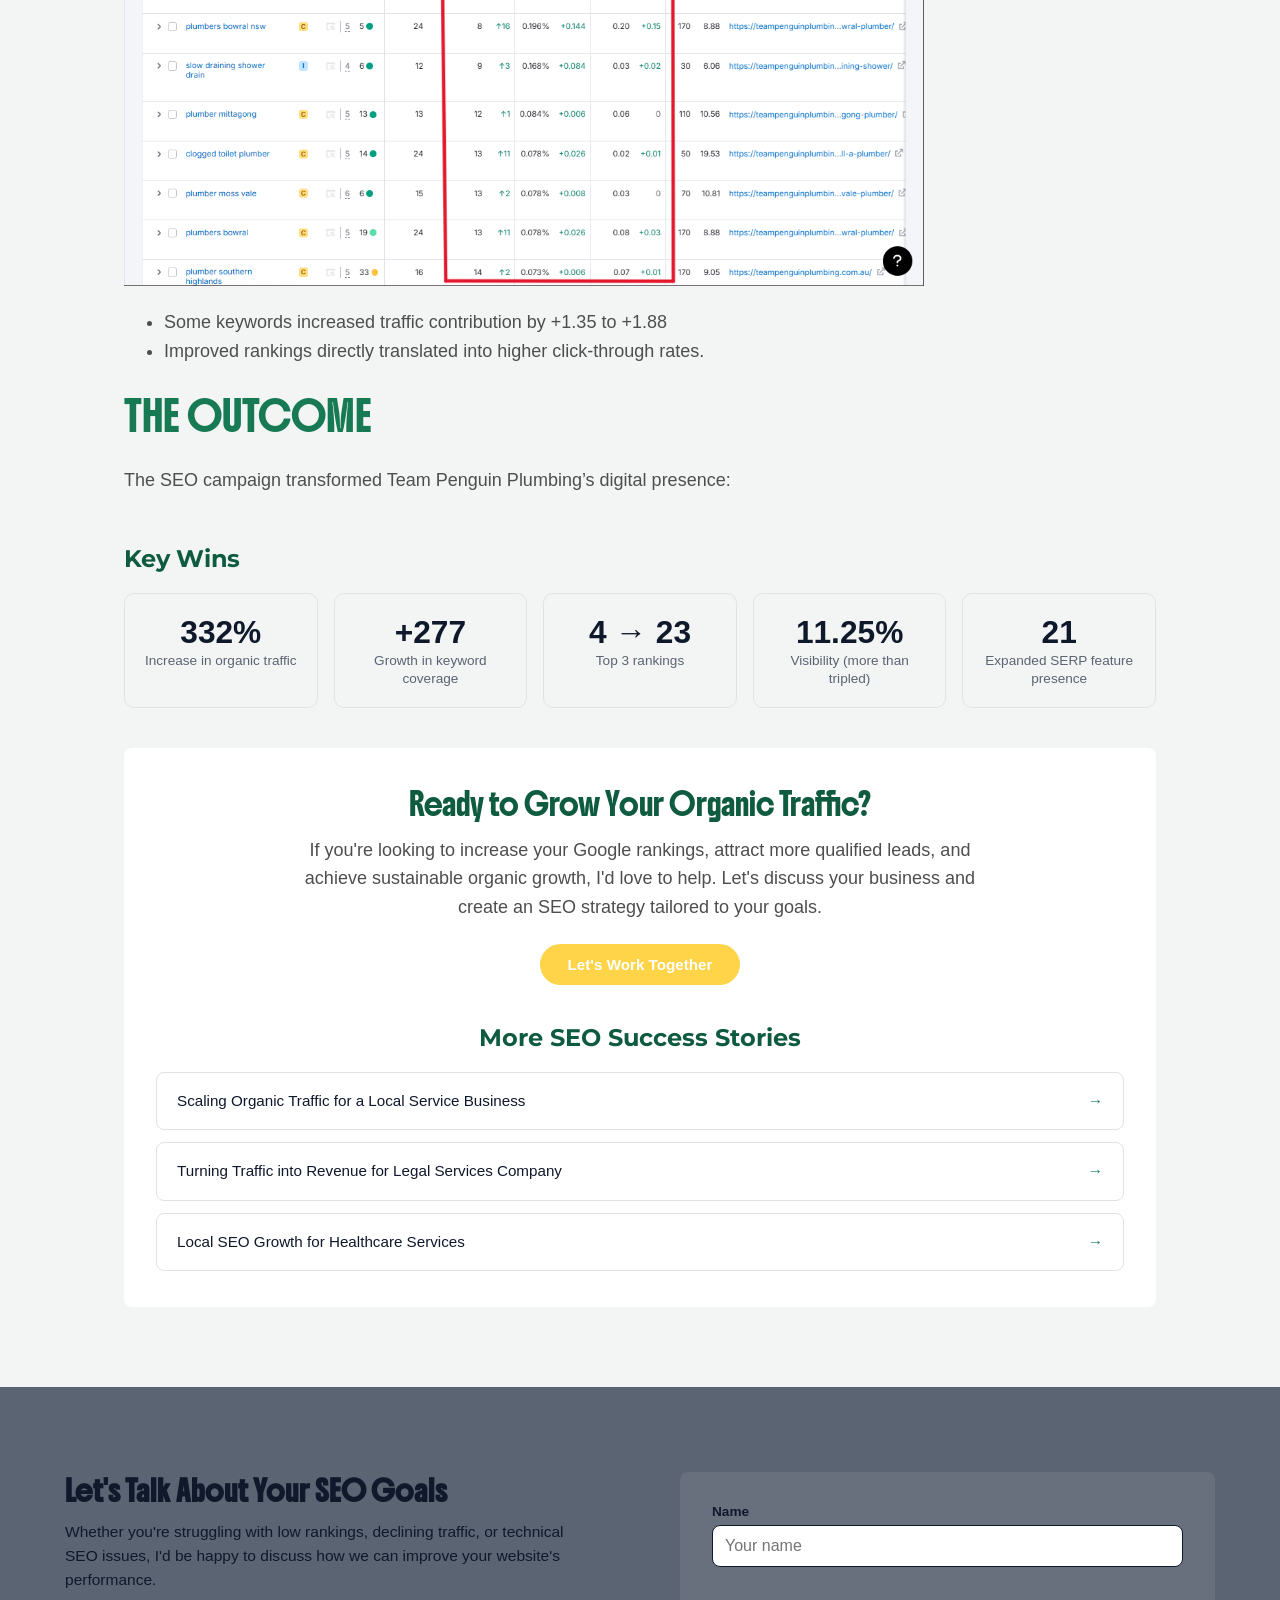
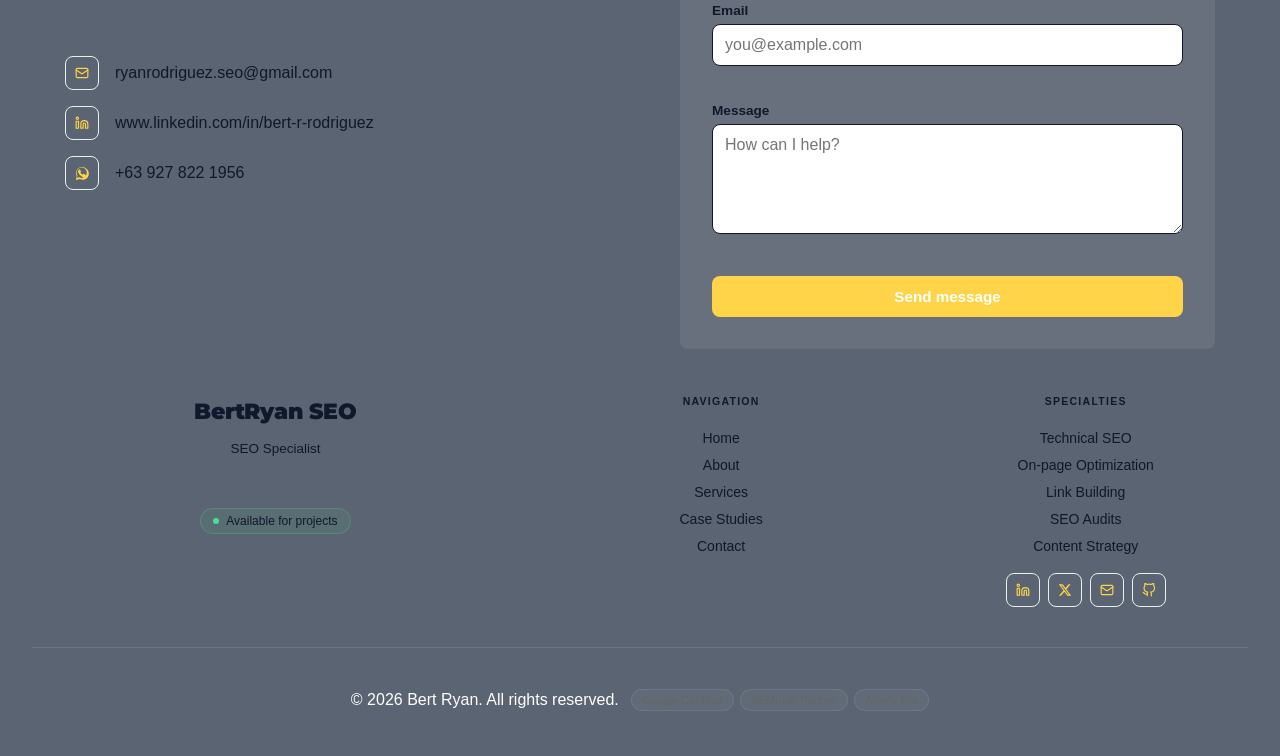
<file: case-study1.html>
<!DOCTYPE html>
<html lang="en">
<head>
<meta charset="UTF-8">
<meta name="viewport" content="width=device-width, initial-scale=1.0">
<title>Bert Ryan - SEO Portfolio</title>>
<link rel="preconnect" href="https://fonts.googleapis.com">
<link rel="preconnect" href="https://fonts.gstatic.com" crossorigin>
<link href="https://fonts.googleapis.com/css2?family=Boldonse&display=swap" rel="stylesheet">
<link href="https://fonts.googleapis.com/css2?family=Montserrat:ital,wght@0,100..900;1,100..900&display=swap" rel="stylesheet">
<link rel="stylesheet" href="styles.css">

</head>
<body>
<!-- ─── NAVIGATION ─── -->
 
<header class="site-header" id="siteHeader">
  <div class="nav">
    <a class="logo" href="index.html"><img src="images/BERT-logo.png" alt="" style="width: 100px; height: 98px;"></a>
      <a  class="cta-button" href="#contact-section">Get in touch</a></li>
 
    <button class="nav-toggle" id="navToggle" aria-label="Toggle menu" aria-expanded="false" aria-controls="mobilePanel">
      <svg class="icon-open" viewBox="0 0 24 24" fill="none" stroke-width="2" stroke-linecap="round" stroke-linejoin="round"><line x1="4" y1="7" x2="20" y2="7"/><line x1="4" y1="12" x2="20" y2="12"/><line x1="4" y1="17" x2="20" y2="17"/></svg>
      <svg class="icon-close" viewBox="0 0 24 24" fill="none" stroke-width="2" stroke-linecap="round" stroke-linejoin="round"><line x1="6" y1="6" x2="18" y2="18"/><line x1="18" y1="6" x2="6" y2="18"/></svg>
    </button>
  </div>
 
  <nav class="mobile-panel" id="mobilePanel">
    <ul>
      <li><a href="#">Home</a></li>
      <li><a href="#">Services</a></li>
      <li><a href="#">Case studies</a></li>
      <li><a href="#">FAQ</a></li>
      <li><a href="#">Contact</a></li>
    </ul>
  </nav>
</header>

<button id="scrollToTopBtn" title="Go to top">&#8593;</button>
<!----HERO SECTION-->
<section class="wrap-section">
<div class="case-study-title">
  <h1>Scaling Organic Traffic for a Local Service Business (Plumbing)</h1>

  <p>A Local Service Business Grew Its Organic Traffic From 56 → 242 (+332%) in less than 6 months.
</p>
</div>

<div class="case-study-body">
    <h2>OVERVIEW</h2>
      <p><b>About the Company:</b> A local service business in New South Wales, Australia, aimed to increase its online visibility, grow organic traffic, and dominate local search results in a highly competitive plumbing market.<br><b>Industry:</b> Construction<br><b>Project Duration:</b>6 Months<br><b>Main Goal:</b> Increase organic traffic and boost sales from search.
</p>
  
<h2>THE CHALLENGE</h2>
<p>Although the website was working properly, it wasn't attracting enough visitors from Google. The business had low organic traffic, ranked for only a few keywords, had limited visibility in search results, and its local SEO was not fully optimized. It also appeared in very few Google search features, making it harder for potential customers to find the business online.</p>
<h2>THE SOLUTION</h2>

<div class="strategy-item">
  <div class="number">1</div>
<div>
  <h3>Local Keyword Strategy</h3>
  <p>I conducted in-depth keyword research to identify high-intent, location-based search terms aligned with plumbing services in NSW. I prioritized keywords with strong conversion potential and realistic ranking opportunities.</p>
</div>
</div>

<div class="strategy-item">
  <div class="number">2</div>
<div>
<h3>On-Page SEO Optimization</h3>
  <p>I systematically optimized core pages by refining title tags, meta descriptions, headers, and on-page content to align with target keywords. This strengthened relevance signals and improved rankings for priority queries.</p>
</div>
</div>

<div class="strategy-item">
  <div class="number">3</div>
<div>
<h3>Content Expansion</h3>
  <p>I developed and enhanced service and location-specific pages to capture broader keyword variations and long-tail searches. I structured the content to match user intent while building topical authority in the plumbing niche.</p>
</div>
</div>

<div class="strategy-item">
  <div class="number">4</div>
<div>
<h3>Technical SEO Improvements</h3>
  <p>I audited and resolved technical issues affecting crawlability, indexing, and site performance. I also improved mobile usability and page speed to enhance both user experience and search engine access.</p>
</div>
</div>

<div class="strategy-item">
  <div class="number">5</div>
<div>
<h3>SERP Feature Optimization</h3>
  <p>I restructured content to increase eligibility for featured snippets and other SERP features, including implementing structured data. This expanded visibility beyond standard organic rankings.</p>
</div>
</div>

<div class="strategy-item">
  <div class="number">6</div>
<div>
<h3>Continuous Tracking & Iteration</h3>
  <p>I continuously monitored keyword rankings, traffic trends, and visibility metrics to guide ongoing optimizations. I refined the strategy based on performance data to sustain growth and secure top positions.</p>
</div>
</div>

<h2><span>THE RESULTS</span></h2>
<p>The campaign delivered significant growth across all key SEO metrics:</p>

<div>
  <h3>Visibility Growth</h3>
  <ul>
    <li><b>Overall SEO visibility increased to 11.25% (+8.26 growth) for less than 6 months.</b></li>
    <li><b>SERP Features Growth:</b><br> Before optimization only 1 SERP feature, After optimization increased to 21 SERP features</li>
  </ul>
</div>

<div class="case-study-img-grid">
  
  <div>
    <h3>Before Optimization</h3><img src="images/june-oraganic-kw.png" alt=""></div>
  
   <div><h3>After Optimization</h3><img src="images/organic-kw-nov.png" alt="" style="height: 315px; width: 540px;"></div>
</div>
<div>
  <h3>Traffic Uplift</h3>
  <img src="images/traffic-uplift-TPP.png" alt="">
  <p><b>Estimated traffic saw noticeable gains:</b></p>
  <img src="images/TPP-kw-jun-sept.png" alt="" style="height: auto; width: 800px;">
  <ul>
    <li>Some keywords increased traffic contribution by +1.35 to +1.88</li>
    <li>Improved rankings directly translated into higher click-through rates.</li>
  </ul>
</div>
  
 

<h2>THE OUTCOME</h2>
<p>The SEO campaign transformed Team Penguin Plumbing’s digital presence:</p>

<h3>Key Wins</h3>
    <div class="stat-grid">
      <div class="stat-card">
        <span class="stat-number">332%</span>
        <span class="stat-label">Increase in organic traffic</span>
      </div>
      <div class="stat-card">
        <span class="stat-number">+277</span>
        <span class="stat-label">Growth in keyword coverage</span>
      </div>
      <div class="stat-card">
        <span class="stat-number">4 → 23</span>
        <span class="stat-label">Top 3 rankings</span>
      </div>
      <div class="stat-card">
        <span class="stat-number">11.25%</span>
        <span class="stat-label">Visibility (more than tripled)</span>
      </div>
      <div class="stat-card">
        <span class="stat-number">21 </span>
        <span class="stat-label">Expanded SERP feature presence</span>
      </div>
    </div>
 
    <div class="cta-section">
      <h2>Ready to Grow Your Organic Traffic?</h2>
      <p>If you're looking to increase your Google rankings, attract more qualified leads, and achieve sustainable organic growth, I'd love to help. Let's discuss your business and create an SEO strategy tailored to your goals.</p>
      <a href="#" class="cta-button">Let's Work Together</a>
          <div class="stories-section">
            <h2>More SEO Success Stories</h2>
            <ul class="story-list">
              <li>
                <a href="case-study1.html" class="story-card">
                  Scaling Organic Traffic for a Local Service Business
                  <span class="arrow">→</span>
                </a>
              </li>
              <li>
                <a href="case-study2.html" class="story-card">
                  Turning Traffic into Revenue for Legal Services Company
                  <span class="arrow">→</span>
                </a>
              </li>
              <li>
                <a href="case-study3.html" class="story-card">
                  Local SEO Growth for Healthcare Services
                  <span class="arrow">→</span>
                </a>
              </li>
            </ul>
          </div>
    </div>
</div>
</section>


<!-------FOOTER----->
<footer class="footer" id="contact-section">
    <div class="footer-inner">
   

    <div class="talk-section-grid">
      <div>
        <h2>Let's Talk About Your SEO Goals</h2>
        <p>Whether you're struggling with low rankings, declining traffic, or technical SEO issues, I'd be happy to discuss how we can improve your website's performance.</p>
        <div class="contact-links-section">
          <!-- Email -->
         <div class="contact-links">
         <a href="mailto:alex@example.com" class="social-btn" title="Email" aria-label="Email">
              <svg viewBox="0 0 24 24" fill="none" stroke="currentColor" stroke-width="2" stroke-linecap="round" stroke-linejoin="round">
                <rect x="2" y="4" width="20" height="16" rx="2"></rect>
                <path d="m22 7-8.97 5.7a1.94 1.94 0 0 1-2.06 0L2 7"></path>
              </svg>
            </a>
          <span>ryanrodriguez.seo@gmail.com</span>
        </div>
        <!-- LinkedIn -->
         <div class="contact-links">
            <a href="#" class="social-btn" title="LinkedIn" aria-label="LinkedIn">
              <svg viewBox="0 0 24 24" fill="none" stroke="currentColor" stroke-width="2" stroke-linecap="round" stroke-linejoin="round">
                <path d="M16 8a6 6 0 0 1 6 6v7h-4v-7a2 2 0 0 0-2-2 2 2 0 0 0-2 2v7h-4v-7a6 6 0 0 1 6-6z"></path>
                <rect x="2" y="9" width="4" height="12"></rect>
                <circle cx="4" cy="4" r="2"></circle>
              </svg>
            </a>
            <span>www.linkedin.com/in/bert-r-rodriguez</span>
        </div> 
        <!-- WhatsApp --> 
        <div class="contact-links">
            <a href="#" class="social-btn" title="WhatsApp" aria-label="WhatsApp">
              <svg xmlns="http://w3.org" viewBox="0 0 448 512" width="40" height="40">
                <path fill="currentColor" d="M380.9 97.1C339 55.1 283.2 32 223.9 32c-122.4 0-222 99.6-222 222 0 39.1 10.2 77.3 29.6 111L0 512l144.1-37.8c33 18 69.8 27.5 107.5 27.5 122.4 0 222-99.6 222-222 0-59.3-23.1-115.1-65-157.1zm-157 341.6c-33.2 0-65.7-8.9-94-25.7l-6.7-4-85.5 22.4 22.8-83.3-4.4-7c-18.5-29.4-28.2-63.3-28.2-98.2 0-101.7 82.8-184.5 184.6-184.5 49.3 0 95.6 19.2 130.4 54.1 34.8 34.9 54 81.2 54 130.5 0 101.7-82.8 184.5-184.6 184.5zm101.1-138c-5.5-2.7-32.6-16.1-37.7-17.9-5.1-1.8-8.8-2.7-12.5 2.7-3.7 5.5-14.3 17.9-17.6 21.6-3.2 3.7-6.5 4.1-12 1.4-32.3-16.1-53.7-29.3-75.1-66-5.6-9.7 5.6-9 16.1-29.9 1.6-3.2.8-6-1.4-11.4-2.2-5.5-17.6-42.4-24.1-58.2-6.3-15.3-12.7-13.2-17.4-13.4-4.5-.2-9.6-.3-14.8-.3-5.2 0-13.6 1.9-20.7 9.6-7.1 7.7-27.1 26.5-27.1 64.6 0 38.1 27.7 74.8 31.6 80.1 3.9 5.3 54.6 83.3 132.3 116.9 18.5 8 32.9 12.8 44.1 16.4 18.6 5.9 35.5 5.1 48.9 3.1 14.9-2.2 37.7-15.4 43-29.5 5.3-14.1 5.3-26.2 3.7-28.7-1.5-2.5-5.4-4-10.9-6.7z"/>
              </svg>
            </a>
            <span>+63 927 822 1956</span>
        </div>     
      </div>
        
      </div>
        <div class="card-2">
              <form id="contactForm" novalidate>
                <div class="field">
                  <label for="name">Name</label>
                  <input type="text" id="name" name="name" placeholder="Your name" required>
                  <span class="error-msg" id="nameError"></span>
                </div>
            
                <div class="field">
                  <label for="email">Email</label>
                  <input type="email" id="email" name="email" placeholder="you@example.com" required>
                  <span class="error-msg" id="emailError"></span>
                </div>
            
                <div class="field">
                  <label for="message">Message</label>
                  <textarea id="message" name="message" placeholder="How can I help?" required></textarea>
                  <span class="error-msg" id="messageError"></span>
                </div>
            
                <button type="submit" id="submitBtn">Send message</button>
            
                <div class="status" id="statusBox"></div>
              </form>
            </div>     
        </div>
  


      <!-- Top Grid -->
      <div class="footer-grid">
 
        <!-- Brand -->
        <div class="brand-col">
          <p class="brand-name">BertRyan SEO</p>
          <p class="brand-tagline">SEO Specialist</p>
          <span class="availability-pill">
            <span class="dot"></span>
            Available for projects
          </span>
        </div>
 
        <!-- Navigation -->
        <div>
          <p class="col-heading">Navigation</p>
          <ul class="footer-links">
            <li><a href="#">Home</a></li>
            <li><a href="#">About</a></li>
            <li><a href="#">Services</a></li>
            <li><a href="#">Case Studies</a></li>
            <li><a href="#">Contact</a></li>
          </ul>
        </div>
 
        <!-- Specialties + Social -->
        <div>
          <p class="col-heading">Specialties</p>
          <ul class="footer-links">
            <li><a href="#">Technical SEO</a></li>
            <li><a href="#">On-page Optimization</a></li>
            <li><a href="#">Link Building</a></li>
            <li><a href="#">SEO Audits</a></li>
            <li><a href="#">Content Strategy</a></li>
          </ul>
 
          <div class="social-row">
            <!-- LinkedIn -->
            <a href="#" class="social-btn" title="LinkedIn" aria-label="LinkedIn">
              <svg viewBox="0 0 24 24" fill="none" stroke="currentColor" stroke-width="2" stroke-linecap="round" stroke-linejoin="round">
                <path d="M16 8a6 6 0 0 1 6 6v7h-4v-7a2 2 0 0 0-2-2 2 2 0 0 0-2 2v7h-4v-7a6 6 0 0 1 6-6z"></path>
                <rect x="2" y="9" width="4" height="12"></rect>
                <circle cx="4" cy="4" r="2"></circle>
              </svg>
            </a>
            <!-- X / Twitter -->
            <a href="#" class="social-btn" title="X (Twitter)" aria-label="X">
              <svg viewBox="0 0 24 24" fill="currentColor">
                <path d="M18.244 2.25h3.308l-7.227 8.26 8.502 11.24H16.17l-5.214-6.817L4.99 21.75H1.68l7.73-8.835L1.254 2.25H8.08l4.713 6.231zm-1.161 17.52h1.833L7.084 4.126H5.117z"></path>
              </svg>
            </a>
            <!-- Email -->
            <a href="mailto:alex@example.com" class="social-btn" title="Email" aria-label="Email">
              <svg viewBox="0 0 24 24" fill="none" stroke="currentColor" stroke-width="2" stroke-linecap="round" stroke-linejoin="round">
                <rect x="2" y="4" width="20" height="16" rx="2"></rect>
                <path d="m22 7-8.97 5.7a1.94 1.94 0 0 1-2.06 0L2 7"></path>
              </svg>
            </a>
            <!-- GitHub -->
            <a href="#" class="social-btn" title="GitHub" aria-label="GitHub">
              <svg viewBox="0 0 24 24" fill="none" stroke="currentColor" stroke-width="2" stroke-linecap="round" stroke-linejoin="round">
                <path d="M9 19c-5 1.5-5-2.5-7-3m14 6v-3.87a3.37 3.37 0 0 0-.94-2.61c3.14-.35 6.44-1.54 6.44-7A5.44 5.44 0 0 0 20 4.77 5.07 5.07 0 0 0 19.91 1S18.73.65 16 2.48a13.38 13.38 0 0 0-7 0C6.27.65 5.09 1 5.09 1A5.07 5.07 0 0 0 5 4.77a5.44 5.44 0 0 0-1.5 3.78c0 5.42 3.3 6.61 6.44 7A3.37 3.37 0 0 0 9 18.13V22"></path>
              </svg>
            </a>
          </div>
        </div>
 
      </div><!-- /footer-grid -->
 
      <!-- Bottom Bar -->
      <div class="footer-bottom">
        <p class="footer-copy">© 2026 Bert Ryan. All rights reserved.</p>
        <div class="footer-badges">
          <span class="badge">Google Certified</span>
          <span class="badge">SEMrush Partner</span>
          <span class="badge">Ahrefs Pro</span>
        </div>
      </div>
 
    </div><!-- /footer-inner -->
  </footer>


<script>
//contact form 
 const form = document.getElementById('contactForm');
  const submitBtn = document.getElementById('submitBtn');
  const statusBox = document.getElementById('statusBox');
 
  const fields = {
    name: { el: document.getElementById('name'), err: document.getElementById('nameError') },
    email: { el: document.getElementById('email'), err: document.getElementById('emailError') },
    message: { el: document.getElementById('message'), err: document.getElementById('messageError') }
  };
 
  function validateField(key) {
    const { el, err } = fields[key];
    let message = '';
 
    if (el.validity.valueMissing) {
      message = 'This field is required.';
    } else if (key === 'email' && el.validity.typeMismatch) {
      message = 'Enter a valid email address.';
    } else if (key === 'message' && el.value.trim().length < 10) {
      message = 'Message should be at least 10 characters.';
    }
 
    err.textContent = message;
    return message === '';
  }
 
  Object.keys(fields).forEach((key) => {
    fields[key].el.addEventListener('blur', () => validateField(key));
    fields[key].el.addEventListener('input', () => {
      if (fields[key].err.textContent) validateField(key);
    });
  });
 
  form.addEventListener('submit', async (e) => {
    e.preventDefault();
    statusBox.className = 'status';
    statusBox.textContent = '';
 
    const allValid = Object.keys(fields)
      .map(validateField)
      .every(Boolean);
 
    if (!allValid) return;
 
    submitBtn.disabled = true;
    submitBtn.textContent = 'Sending…';
 
    // Replace this block with a real request to your backend or form service
    // e.g. fetch('/api/contact', { method: 'POST', body: new FormData(form) })
    await new Promise((resolve) => setTimeout(resolve, 900));
 
    submitBtn.disabled = false;
    submitBtn.textContent = 'Send message';
 
    statusBox.classList.add('success');
    statusBox.textContent = "Thanks — your message has been sent. We'll reply soon.";
    form.reset();
  });

  //navbar
  const navbar = document.getElementById('siteHeader');
let lastScrollY = window.scrollY; 

window.addEventListener('scroll', () => {
  const currentScrollY = window.scrollY;

  if (currentScrollY > lastScrollY) {
    
    navbar.classList.add('nav-hidden');
  } else {
    
    navbar.classList.remove('nav-hidden');
  }

 
  lastScrollY = currentScrollY;
});
 
//scroll-up-button
const scrollToTopBtn = document.getElementById("scrollToTopBtn");


window.addEventListener("scroll", () => {

  if (window.scrollY > 300) {
    scrollToTopBtn.classList.add("show");
  } else {
    scrollToTopBtn.classList.remove("show");
  }
});

scrollToTopBtn.addEventListener("click", () => {
  window.scrollTo({
    top: 0,
    behavior: "smooth" 
  });
});

//PORTFOLIO SECTION 

(function(){
  const track = document.getElementById('caseStudySlider');
  const cards = Array.from(track.children);
  const prevBtn = document.getElementById('prevBtn');
  const nextBtn = document.getElementById('nextBtn');
  const dotsWrap = document.getElementById('sliderDots');
 
  // Build one dot per card
  cards.forEach((_, i) => {
    const dot = document.createElement('button');
    dot.className = 'slider-dot';
    dot.setAttribute('aria-label', 'Go to case study ' + (i + 1));
    dot.addEventListener('click', () => scrollToCard(i));
    dotsWrap.appendChild(dot);
  });
  const dots = Array.from(dotsWrap.children);
 
  function cardStep(){
    const style = getComputedStyle(track);
    const gap = parseFloat(style.columnGap || style.gap || 0);
    return cards[0].getBoundingClientRect().width + gap;
  }
 
  function scrollToCard(i){
    track.scrollTo({ left: i * cardStep(), behavior: 'smooth' });
  }
 
  function updateUI(){
    const index = Math.round(track.scrollLeft / cardStep());
    dots.forEach((d, i) => d.classList.toggle('is-active', i === index));
    prevBtn.disabled = track.scrollLeft <= 4;
    nextBtn.disabled = track.scrollLeft >= track.scrollWidth - track.clientWidth - 4;
  }
 
  prevBtn.addEventListener('click', () => {
    track.scrollBy({ left: -cardStep(), behavior: 'smooth' });
  });
  nextBtn.addEventListener('click', () => {
    track.scrollBy({ left: cardStep(), behavior: 'smooth' });
  });
 
  let scrollTimer;
  track.addEventListener('scroll', () => {
    clearTimeout(scrollTimer);
    scrollTimer = setTimeout(updateUI, 80);
  });
 
  window.addEventListener('resize', updateUI);
  updateUI();
})();

// testimonials 
var steps = document.querySelectorAll('.seo-method-section .sms-step, .testi-section .testi-card');
 // Scroll-triggered reveal for the SEO Methodology steps
  (function(){
    var steps = document.querySelectorAll('.seo-method-section .sms-step');
    if (!('IntersectionObserver' in window)) {
      steps.forEach(function(el){ el.classList.add('is-visible'); });
      return;
    }
    var observer = new IntersectionObserver(function(entries){
      entries.forEach(function(entry){
        if (entry.isIntersecting){
          entry.target.classList.add('is-visible');
          observer.unobserve(entry.target);
        }
      });
    }, { threshold: 0.2 });
    steps.forEach(function(el){ observer.observe(el); });
  })();

(function(){
  const header = document.getElementById('siteHeader');
  const navToggle = document.getElementById('navToggle');
  const mobilePanel = document.getElementById('mobilePanel');
 
  navToggle.addEventListener('click', () => {
    const isOpen = header.classList.toggle('menu-open');
    navToggle.setAttribute('aria-expanded', String(isOpen));
  });
 
  mobilePanel.querySelectorAll('a').forEach(link => {
    link.addEventListener('click', () => {
      header.classList.remove('menu-open');
      navToggle.setAttribute('aria-expanded', 'false');
    });
  });
 
  window.addEventListener('resize', () => {
    if(window.innerWidth > 640){
      header.classList.remove('menu-open');
      navToggle.setAttribute('aria-expanded', 'false');
    }
  });
})();
//
(function(){
  const list = document.getElementById('faqList');
  const items = Array.from(list.querySelectorAll('.faq-item'));
  const searchInput = document.getElementById('faqSearch');
  const searchCount = document.getElementById('searchCount');
  const emptyState = document.getElementById('emptyState');

  function renumber(){
    let visible = 0;
    items.forEach(item => {
      if(!item.classList.contains('hidden')){
        visible++;
        const num = String(visible).padStart(2, '0');
        item.querySelector('.rank').textContent = '#' + num;
      }
    });
    emptyState.classList.toggle('show', visible === 0);
    return visible;
  }

  items.forEach(item => {
    const question = item.querySelector('.faq-question');
    const answer = item.querySelector('.faq-answer');

    question.addEventListener('click', () => {
      const isOpen = item.classList.contains('open');

      items.forEach(other => {
        other.classList.remove('open');
        other.querySelector('.faq-answer').style.maxHeight = null;
      });

      if(!isOpen){
        item.classList.add('open');
        answer.style.maxHeight = answer.scrollHeight + 'px';
      }
    });
  });

  searchInput.addEventListener('input', () => {
    const term = searchInput.value.trim().toLowerCase();

    items.forEach(item => {
      const haystack = (item.dataset.q + ' ' + item.querySelector('.q-text').textContent).toLowerCase();
      const matches = term === '' || haystack.includes(term);
      item.classList.toggle('hidden', !matches);
      if(!matches){
        item.classList.remove('open');
        item.querySelector('.faq-answer').style.maxHeight = null;
      }
    });

    const visible = renumber();
    searchCount.textContent = term ? visible + ' found' : '';
  });

  renumber();
})();
</script>

</body>
</html>
</file>
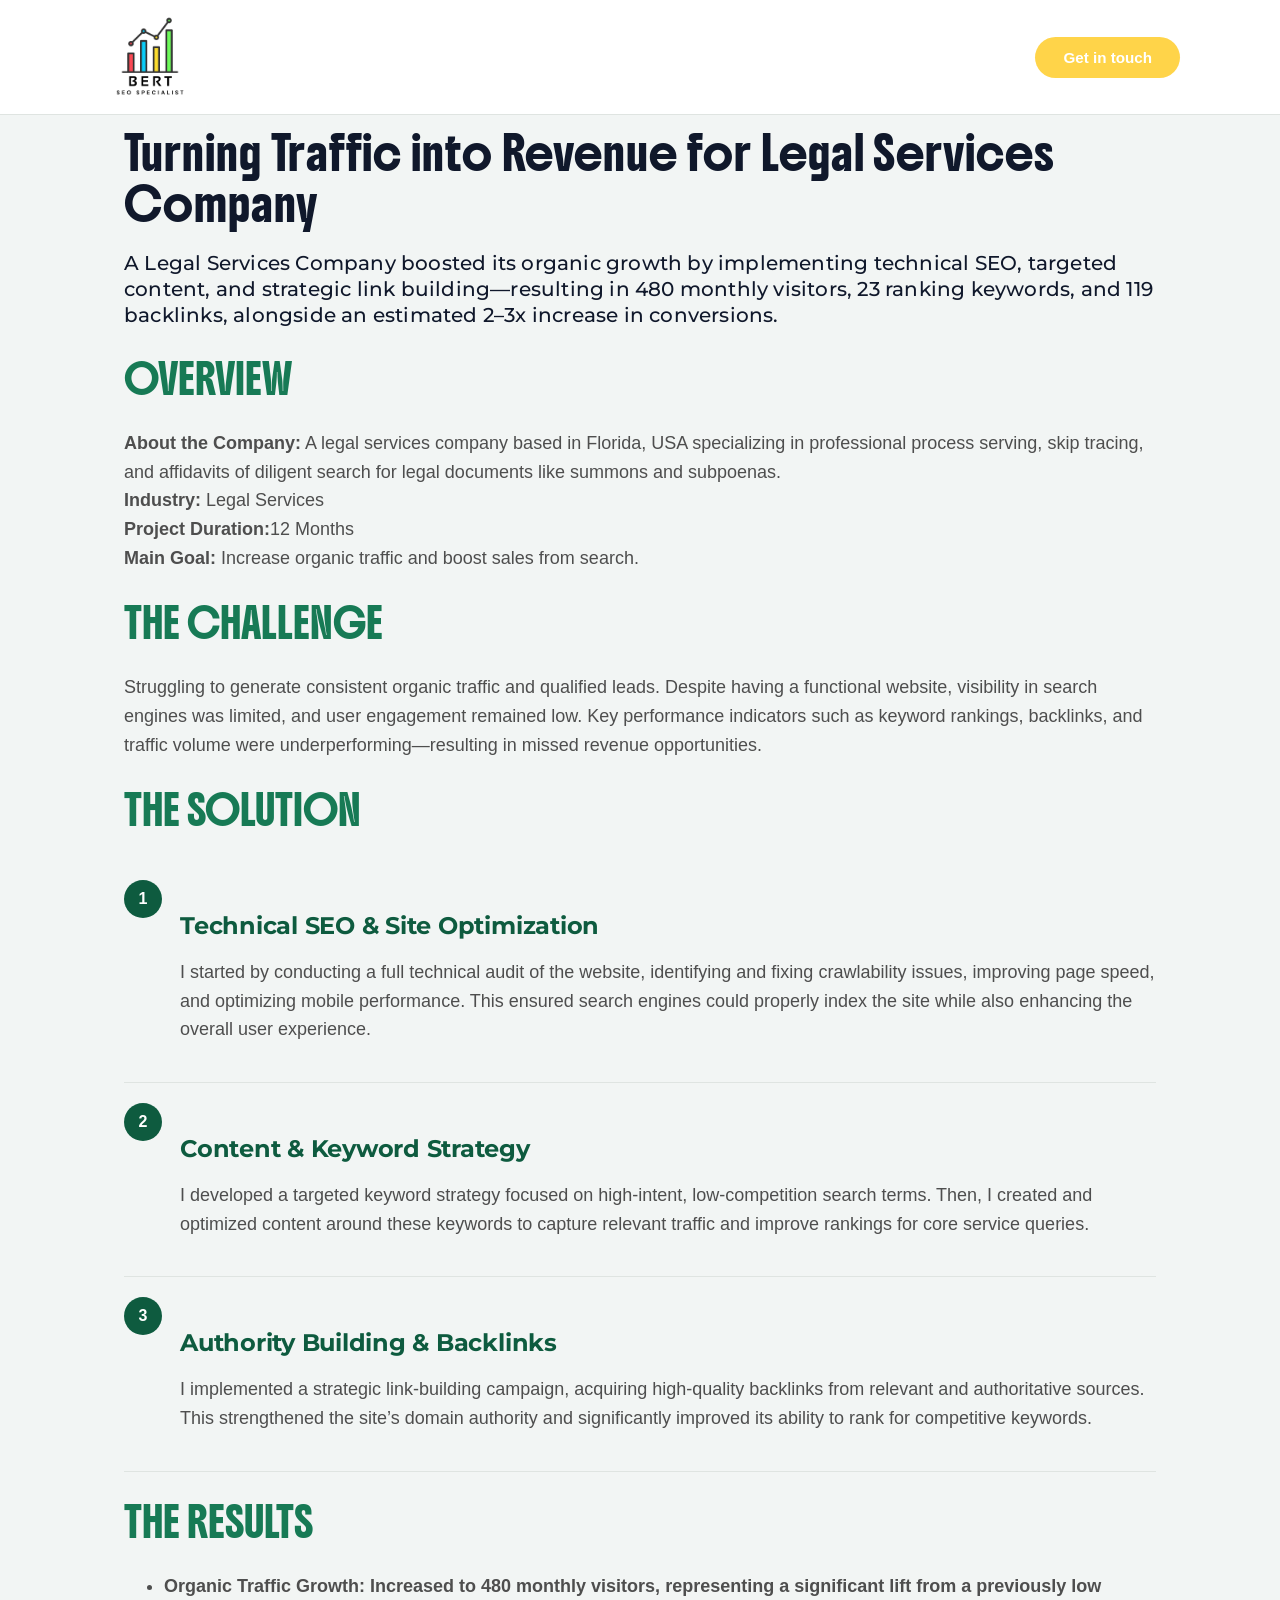
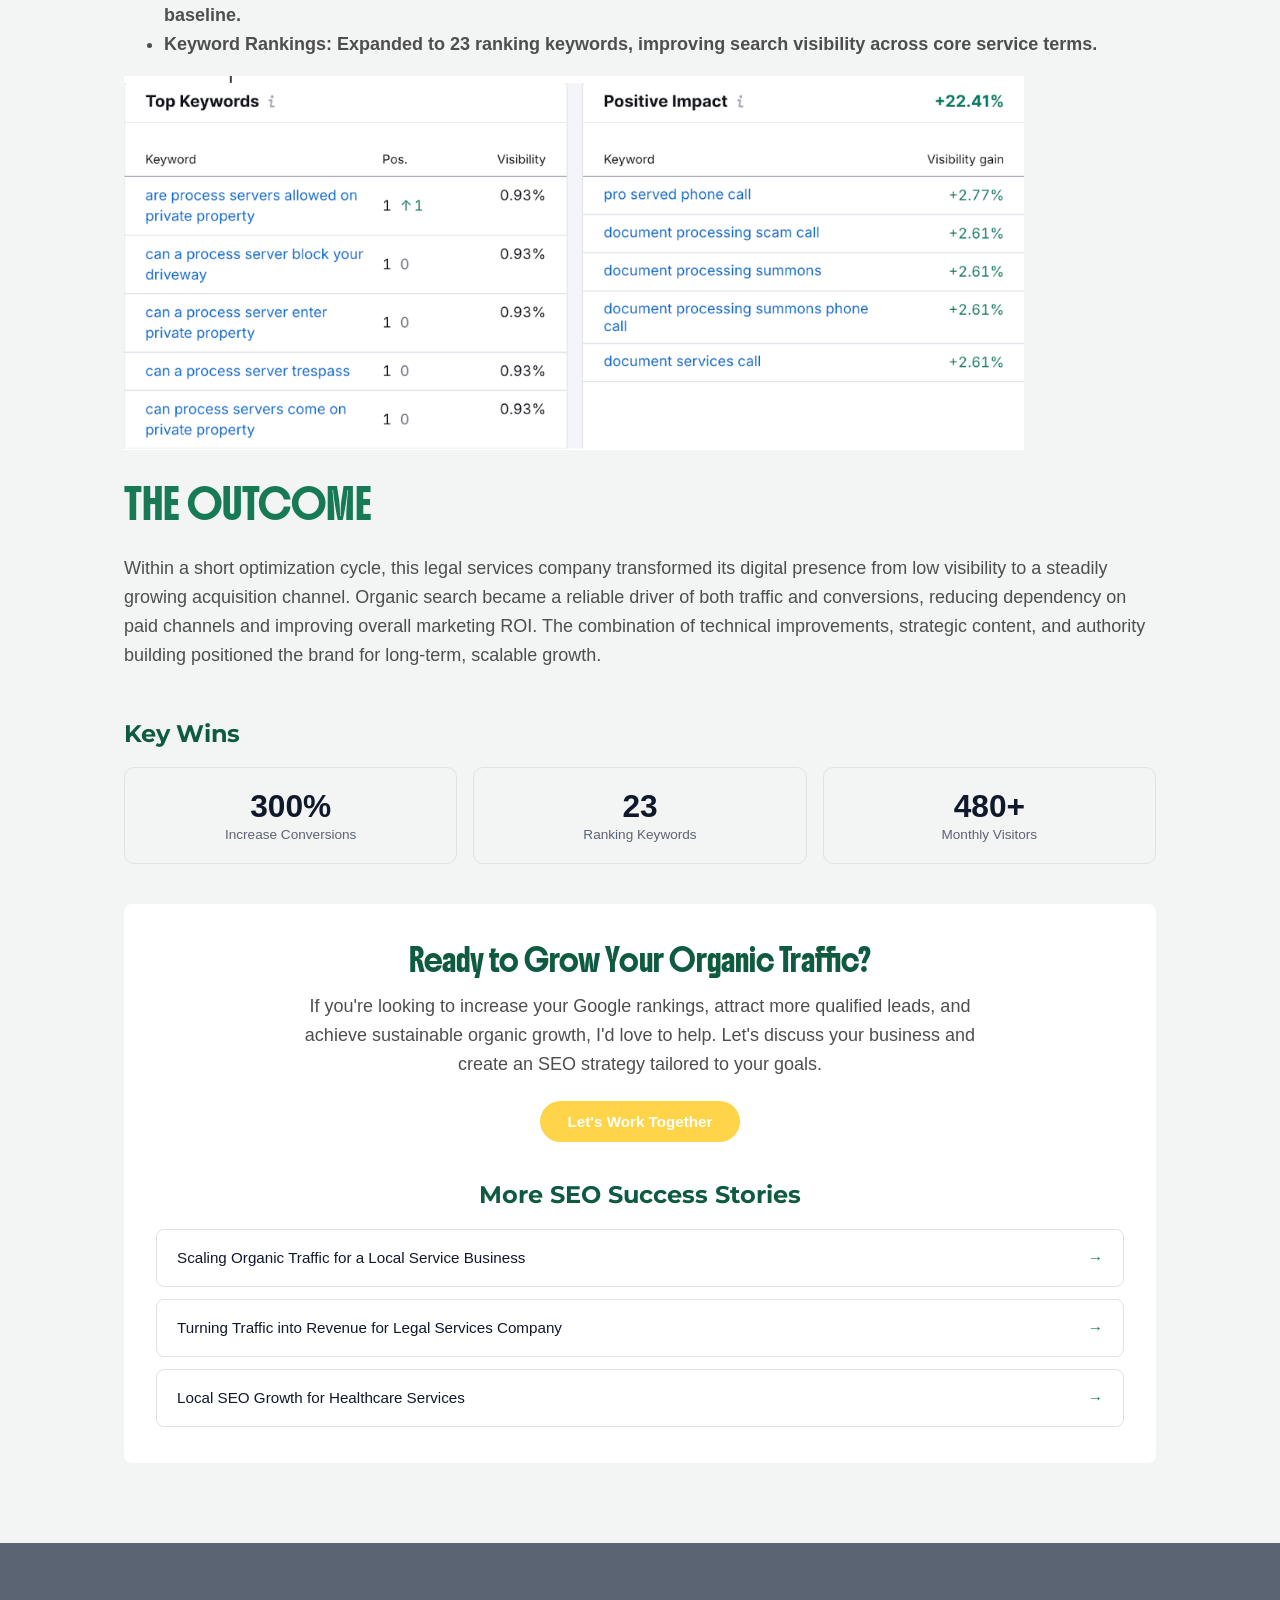
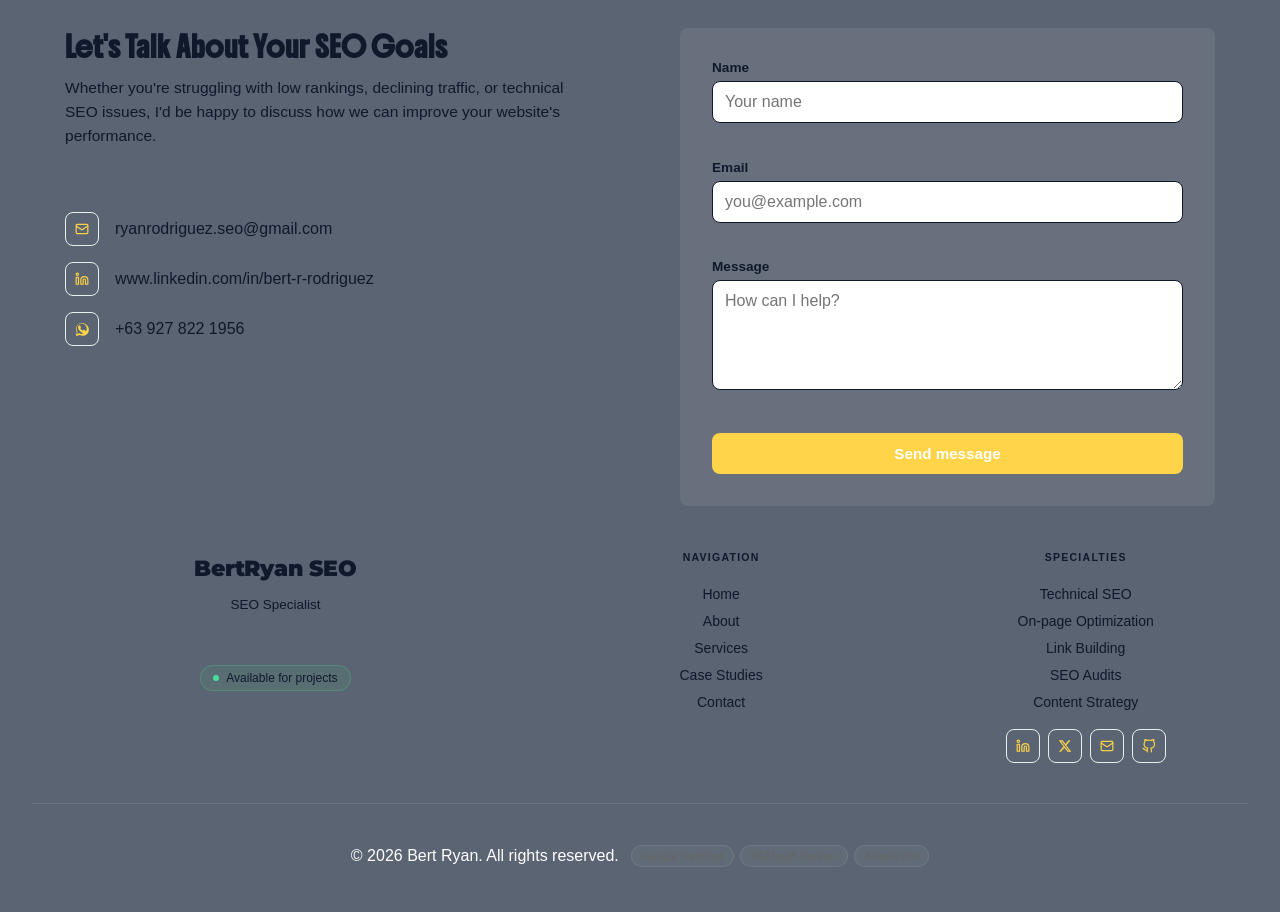
<file: case-study2.html>
<!DOCTYPE html>
<html lang="en">
<head>
<meta charset="UTF-8">
<meta name="viewport" content="width=device-width, initial-scale=1.0">
<title>Bert Ryan - SEO Portfolio</title>
<link rel="preconnect" href="https://fonts.googleapis.com">
<link rel="preconnect" href="https://fonts.gstatic.com" crossorigin>
<link href="https://fonts.googleapis.com/css2?family=Boldonse&display=swap" rel="stylesheet">
<link href="https://fonts.googleapis.com/css2?family=Montserrat:ital,wght@0,100..900;1,100..900&display=swap" rel="stylesheet">
<link rel="stylesheet" href="styles.css">

</head>
<body>
<!-- ─── NAVIGATION ─── -->
 
<header class="site-header" id="siteHeader">
  <div class="nav">
    <a class="logo" href="index.html"><img src="images/BERT-logo.png" alt="" style="width: 100px; height: 98px;"></a>
      <a  class="cta-button" href="#contact-section">Get in touch</a></li>
 
    <button class="nav-toggle" id="navToggle" aria-label="Toggle menu" aria-expanded="false" aria-controls="mobilePanel">
      <svg class="icon-open" viewBox="0 0 24 24" fill="none" stroke-width="2" stroke-linecap="round" stroke-linejoin="round"><line x1="4" y1="7" x2="20" y2="7"/><line x1="4" y1="12" x2="20" y2="12"/><line x1="4" y1="17" x2="20" y2="17"/></svg>
      <svg class="icon-close" viewBox="0 0 24 24" fill="none" stroke-width="2" stroke-linecap="round" stroke-linejoin="round"><line x1="6" y1="6" x2="18" y2="18"/><line x1="18" y1="6" x2="6" y2="18"/></svg>
    </button>
  </div>
 
  <nav class="mobile-panel" id="mobilePanel">
    <ul>
      <li><a href="#">Home</a></li>
      <li><a href="#">Services</a></li>
      <li><a href="#">Case studies</a></li>
      <li><a href="#">FAQ</a></li>
      <li><a href="#">Contact</a></li>
    </ul>
  </nav>
</header>

<button id="scrollToTopBtn" title="Go to top">&#8593;</button>
<!----HERO SECTION-->
<section class="wrap-section">
<div class="case-study-title">
  <h1>Turning Traffic into Revenue for Legal Services Company</h1>

  <p>A Legal Services Company boosted its organic growth by implementing technical SEO, targeted content, and strategic link building—resulting in 480 monthly visitors, 23 ranking keywords, and 119 backlinks, alongside an estimated 2–3x increase in conversions.</p>
</div>

<div class="case-study-body">
    <h2>OVERVIEW</h2>
      <p><b>About the Company:</b>  A legal services company based in Florida, USA specializing in professional process serving, skip tracing, and affidavits of diligent search for legal documents like summons and subpoenas.
<br><b>Industry:</b> Legal Services<br><b>Project Duration:</b>12 Months<br><b>Main Goal:</b>  Increase organic traffic and boost sales from search.
</p>
  
<h2>THE CHALLENGE</h2>
<p>Struggling to generate consistent organic traffic and qualified leads. Despite having a functional website, visibility in search engines was limited, and user engagement remained low. Key performance indicators such as keyword rankings, backlinks, and traffic volume were underperforming—resulting in missed revenue opportunities.</p>
<h2>THE SOLUTION</h2>

<div class="strategy-item">
  <div class="number">1</div>
<div>
  <h3>Technical SEO & Site Optimization</h3>
  <p>I started by conducting a full technical audit of the website, identifying and fixing crawlability issues, improving page speed, and optimizing mobile performance. This ensured search engines could properly index the site while also enhancing the overall user experience.</p>
</div>
</div>

<div class="strategy-item">
  <div class="number">2</div>
<div>
<h3>Content & Keyword Strategy</h3>
  <p>I developed a targeted keyword strategy focused on high-intent, low-competition search terms. Then, I created and optimized content around these keywords to capture relevant traffic and improve rankings for core service queries.</p>
</div>
</div>

<div class="strategy-item">
  <div class="number">3</div>
<div>
<h3>Authority Building & Backlinks</h3>
  <p>I implemented a strategic link-building campaign, acquiring high-quality backlinks from relevant and authoritative sources. This strengthened the site’s domain authority and significantly improved its ability to rank for competitive keywords.</p>
</div>
</div>
  <div>
<h2><span>THE RESULTS</span></h2>
  <ul>
    <li><b>Organic Traffic Growth: Increased to 480 monthly visitors, representing a significant lift from a previously low baseline.</b></li>
    <li><b>Keyword Rankings: Expanded to 23 ranking keywords, improving search visibility across core service terms.</b></li>
  </ul>
  <img src="images/Legal Serve.png" alt=""  style="width: 900px;">
</div>
  

  
 

<h2>THE OUTCOME</h2>
<p>Within a short optimization cycle, this legal services company transformed its digital presence from low visibility to a steadily growing acquisition channel. Organic search became a reliable driver of both traffic and conversions, reducing dependency on paid channels and improving overall marketing ROI. The combination of technical improvements, strategic content, and authority building positioned the brand for long-term, scalable growth.</p>

<h3>Key Wins</h3>
    <div class="stat-grid">
      <div class="stat-card">
        <span class="stat-number">300% </span>
        <span class="stat-label">Increase Conversions</span>
      </div>
      <div class="stat-card">
        <span class="stat-number">23</span>
        <span class="stat-label">Ranking Keywords</span>
      </div>
      <div class="stat-card">
        <span class="stat-number">480+</span>
        <span class="stat-label">Monthly Visitors</span>
      </div>
    </div>
 
    <div class="cta-section">
      <h2>Ready to Grow Your Organic Traffic?</h2>
      <p>If you're looking to increase your Google rankings, attract more qualified leads, and achieve sustainable organic growth, I'd love to help. Let's discuss your business and create an SEO strategy tailored to your goals.</p>
      <a href="#" class="cta-button">Let's Work Together</a>
          <div class="stories-section">
            <h2>More SEO Success Stories</h2>
            <ul class="story-list">
              <li>
                <a href="case-study1.html" class="story-card">
                  Scaling Organic Traffic for a Local Service Business
                  <span class="arrow">→</span>
                </a>
              </li>
              <li>
                <a href="case-study2.html" class="story-card">
                  Turning Traffic into Revenue for Legal Services Company
                  <span class="arrow">→</span>
                </a>
              </li>
              <li>
                <a href="case-study3.html" class="story-card">
                  Local SEO Growth for Healthcare Services
                  <span class="arrow">→</span>
                </a>
              </li>
            </ul>
          </div>
    </div>
</div>
</section>


<!-------FOOTER----->
<footer class="footer" id="contact-section">
    <div class="footer-inner">

       

    <div class="talk-section-grid">
      <div>
        <h2>Let's Talk About Your SEO Goals</h2>
        <p>Whether you're struggling with low rankings, declining traffic, or technical SEO issues, I'd be happy to discuss how we can improve your website's performance.</p>
        <div class="contact-links-section">
          <!-- Email -->
         <div class="contact-links">
         <a href="mailto:alex@example.com" class="social-btn" title="Email" aria-label="Email">
              <svg viewBox="0 0 24 24" fill="none" stroke="currentColor" stroke-width="2" stroke-linecap="round" stroke-linejoin="round">
                <rect x="2" y="4" width="20" height="16" rx="2"></rect>
                <path d="m22 7-8.97 5.7a1.94 1.94 0 0 1-2.06 0L2 7"></path>
              </svg>
            </a>
          <span>ryanrodriguez.seo@gmail.com</span>
        </div>
        <!-- LinkedIn -->
         <div class="contact-links">
            <a href="#" class="social-btn" title="LinkedIn" aria-label="LinkedIn">
              <svg viewBox="0 0 24 24" fill="none" stroke="currentColor" stroke-width="2" stroke-linecap="round" stroke-linejoin="round">
                <path d="M16 8a6 6 0 0 1 6 6v7h-4v-7a2 2 0 0 0-2-2 2 2 0 0 0-2 2v7h-4v-7a6 6 0 0 1 6-6z"></path>
                <rect x="2" y="9" width="4" height="12"></rect>
                <circle cx="4" cy="4" r="2"></circle>
              </svg>
            </a>
            <span>www.linkedin.com/in/bert-r-rodriguez</span>
        </div> 
        <!-- WhatsApp --> 
        <div class="contact-links">
            <a href="#" class="social-btn" title="WhatsApp" aria-label="WhatsApp">
              <svg xmlns="http://w3.org" viewBox="0 0 448 512" width="40" height="40">
                <path fill="currentColor" d="M380.9 97.1C339 55.1 283.2 32 223.9 32c-122.4 0-222 99.6-222 222 0 39.1 10.2 77.3 29.6 111L0 512l144.1-37.8c33 18 69.8 27.5 107.5 27.5 122.4 0 222-99.6 222-222 0-59.3-23.1-115.1-65-157.1zm-157 341.6c-33.2 0-65.7-8.9-94-25.7l-6.7-4-85.5 22.4 22.8-83.3-4.4-7c-18.5-29.4-28.2-63.3-28.2-98.2 0-101.7 82.8-184.5 184.6-184.5 49.3 0 95.6 19.2 130.4 54.1 34.8 34.9 54 81.2 54 130.5 0 101.7-82.8 184.5-184.6 184.5zm101.1-138c-5.5-2.7-32.6-16.1-37.7-17.9-5.1-1.8-8.8-2.7-12.5 2.7-3.7 5.5-14.3 17.9-17.6 21.6-3.2 3.7-6.5 4.1-12 1.4-32.3-16.1-53.7-29.3-75.1-66-5.6-9.7 5.6-9 16.1-29.9 1.6-3.2.8-6-1.4-11.4-2.2-5.5-17.6-42.4-24.1-58.2-6.3-15.3-12.7-13.2-17.4-13.4-4.5-.2-9.6-.3-14.8-.3-5.2 0-13.6 1.9-20.7 9.6-7.1 7.7-27.1 26.5-27.1 64.6 0 38.1 27.7 74.8 31.6 80.1 3.9 5.3 54.6 83.3 132.3 116.9 18.5 8 32.9 12.8 44.1 16.4 18.6 5.9 35.5 5.1 48.9 3.1 14.9-2.2 37.7-15.4 43-29.5 5.3-14.1 5.3-26.2 3.7-28.7-1.5-2.5-5.4-4-10.9-6.7z"/>
              </svg>
            </a>
            <span>+63 927 822 1956</span>
        </div>     
      </div>
        
      </div>
        <div class="card-2">
              <form id="contactForm" novalidate>
                <div class="field">
                  <label for="name">Name</label>
                  <input type="text" id="name" name="name" placeholder="Your name" required>
                  <span class="error-msg" id="nameError"></span>
                </div>
            
                <div class="field">
                  <label for="email">Email</label>
                  <input type="email" id="email" name="email" placeholder="you@example.com" required>
                  <span class="error-msg" id="emailError"></span>
                </div>
            
                <div class="field">
                  <label for="message">Message</label>
                  <textarea id="message" name="message" placeholder="How can I help?" required></textarea>
                  <span class="error-msg" id="messageError"></span>
                </div>
            
                <button type="submit" id="submitBtn">Send message</button>
            
                <div class="status" id="statusBox"></div>
              </form>
            </div>     
        </div>
  


      <!-- Top Grid -->
      <div class="footer-grid">
 
        <!-- Brand -->
        <div class="brand-col">
          <p class="brand-name">BertRyan SEO</p>
          <p class="brand-tagline">SEO Specialist</p>
          <span class="availability-pill">
            <span class="dot"></span>
            Available for projects
          </span>
        </div>
 
        <!-- Navigation -->
        <div>
          <p class="col-heading">Navigation</p>
          <ul class="footer-links">
            <li><a href="#">Home</a></li>
            <li><a href="#">About</a></li>
            <li><a href="#">Services</a></li>
            <li><a href="#">Case Studies</a></li>
            <li><a href="#">Contact</a></li>
          </ul>
        </div>
 
        <!-- Specialties + Social -->
        <div>
          <p class="col-heading">Specialties</p>
          <ul class="footer-links">
            <li><a href="#">Technical SEO</a></li>
            <li><a href="#">On-page Optimization</a></li>
            <li><a href="#">Link Building</a></li>
            <li><a href="#">SEO Audits</a></li>
            <li><a href="#">Content Strategy</a></li>
          </ul>
 
          <div class="social-row">
            <!-- LinkedIn -->
            <a href="#" class="social-btn" title="LinkedIn" aria-label="LinkedIn">
              <svg viewBox="0 0 24 24" fill="none" stroke="currentColor" stroke-width="2" stroke-linecap="round" stroke-linejoin="round">
                <path d="M16 8a6 6 0 0 1 6 6v7h-4v-7a2 2 0 0 0-2-2 2 2 0 0 0-2 2v7h-4v-7a6 6 0 0 1 6-6z"></path>
                <rect x="2" y="9" width="4" height="12"></rect>
                <circle cx="4" cy="4" r="2"></circle>
              </svg>
            </a>
            <!-- X / Twitter -->
            <a href="#" class="social-btn" title="X (Twitter)" aria-label="X">
              <svg viewBox="0 0 24 24" fill="currentColor">
                <path d="M18.244 2.25h3.308l-7.227 8.26 8.502 11.24H16.17l-5.214-6.817L4.99 21.75H1.68l7.73-8.835L1.254 2.25H8.08l4.713 6.231zm-1.161 17.52h1.833L7.084 4.126H5.117z"></path>
              </svg>
            </a>
            <!-- Email -->
            <a href="mailto:alex@example.com" class="social-btn" title="Email" aria-label="Email">
              <svg viewBox="0 0 24 24" fill="none" stroke="currentColor" stroke-width="2" stroke-linecap="round" stroke-linejoin="round">
                <rect x="2" y="4" width="20" height="16" rx="2"></rect>
                <path d="m22 7-8.97 5.7a1.94 1.94 0 0 1-2.06 0L2 7"></path>
              </svg>
            </a>
            <!-- GitHub -->
            <a href="#" class="social-btn" title="GitHub" aria-label="GitHub">
              <svg viewBox="0 0 24 24" fill="none" stroke="currentColor" stroke-width="2" stroke-linecap="round" stroke-linejoin="round">
                <path d="M9 19c-5 1.5-5-2.5-7-3m14 6v-3.87a3.37 3.37 0 0 0-.94-2.61c3.14-.35 6.44-1.54 6.44-7A5.44 5.44 0 0 0 20 4.77 5.07 5.07 0 0 0 19.91 1S18.73.65 16 2.48a13.38 13.38 0 0 0-7 0C6.27.65 5.09 1 5.09 1A5.07 5.07 0 0 0 5 4.77a5.44 5.44 0 0 0-1.5 3.78c0 5.42 3.3 6.61 6.44 7A3.37 3.37 0 0 0 9 18.13V22"></path>
              </svg>
            </a>
          </div>
        </div>
 
      </div><!-- /footer-grid -->
 
      <!-- Bottom Bar -->
      <div class="footer-bottom">
        <p class="footer-copy">© 2026 Bert Ryan. All rights reserved.</p>
        <div class="footer-badges">
          <span class="badge">Google Certified</span>
          <span class="badge">SEMrush Partner</span>
          <span class="badge">Ahrefs Pro</span>
        </div>
      </div>
 
    </div><!-- /footer-inner -->
  </footer>


<script>
//contact form 
 const form = document.getElementById('contactForm');
  const submitBtn = document.getElementById('submitBtn');
  const statusBox = document.getElementById('statusBox');
 
  const fields = {
    name: { el: document.getElementById('name'), err: document.getElementById('nameError') },
    email: { el: document.getElementById('email'), err: document.getElementById('emailError') },
    message: { el: document.getElementById('message'), err: document.getElementById('messageError') }
  };
 
  function validateField(key) {
    const { el, err } = fields[key];
    let message = '';
 
    if (el.validity.valueMissing) {
      message = 'This field is required.';
    } else if (key === 'email' && el.validity.typeMismatch) {
      message = 'Enter a valid email address.';
    } else if (key === 'message' && el.value.trim().length < 10) {
      message = 'Message should be at least 10 characters.';
    }
 
    err.textContent = message;
    return message === '';
  }
 
  Object.keys(fields).forEach((key) => {
    fields[key].el.addEventListener('blur', () => validateField(key));
    fields[key].el.addEventListener('input', () => {
      if (fields[key].err.textContent) validateField(key);
    });
  });
 
  form.addEventListener('submit', async (e) => {
    e.preventDefault();
    statusBox.className = 'status';
    statusBox.textContent = '';
 
    const allValid = Object.keys(fields)
      .map(validateField)
      .every(Boolean);
 
    if (!allValid) return;
 
    submitBtn.disabled = true;
    submitBtn.textContent = 'Sending…';
 
    // Replace this block with a real request to your backend or form service
    // e.g. fetch('/api/contact', { method: 'POST', body: new FormData(form) })
    await new Promise((resolve) => setTimeout(resolve, 900));
 
    submitBtn.disabled = false;
    submitBtn.textContent = 'Send message';
 
    statusBox.classList.add('success');
    statusBox.textContent = "Thanks — your message has been sent. We'll reply soon.";
    form.reset();
  });

  //navbar
  const navbar = document.getElementById('siteHeader');
let lastScrollY = window.scrollY; 

window.addEventListener('scroll', () => {
  const currentScrollY = window.scrollY;

  if (currentScrollY > lastScrollY) {
    
    navbar.classList.add('nav-hidden');
  } else {
    
    navbar.classList.remove('nav-hidden');
  }

 
  lastScrollY = currentScrollY;
});
 
//scroll-up-button
const scrollToTopBtn = document.getElementById("scrollToTopBtn");


window.addEventListener("scroll", () => {

  if (window.scrollY > 300) {
    scrollToTopBtn.classList.add("show");
  } else {
    scrollToTopBtn.classList.remove("show");
  }
});

scrollToTopBtn.addEventListener("click", () => {
  window.scrollTo({
    top: 0,
    behavior: "smooth" 
  });
});

//PORTFOLIO SECTION 

(function(){
  const track = document.getElementById('caseStudySlider');
  const cards = Array.from(track.children);
  const prevBtn = document.getElementById('prevBtn');
  const nextBtn = document.getElementById('nextBtn');
  const dotsWrap = document.getElementById('sliderDots');
 
  // Build one dot per card
  cards.forEach((_, i) => {
    const dot = document.createElement('button');
    dot.className = 'slider-dot';
    dot.setAttribute('aria-label', 'Go to case study ' + (i + 1));
    dot.addEventListener('click', () => scrollToCard(i));
    dotsWrap.appendChild(dot);
  });
  const dots = Array.from(dotsWrap.children);
 
  function cardStep(){
    const style = getComputedStyle(track);
    const gap = parseFloat(style.columnGap || style.gap || 0);
    return cards[0].getBoundingClientRect().width + gap;
  }
 
  function scrollToCard(i){
    track.scrollTo({ left: i * cardStep(), behavior: 'smooth' });
  }
 
  function updateUI(){
    const index = Math.round(track.scrollLeft / cardStep());
    dots.forEach((d, i) => d.classList.toggle('is-active', i === index));
    prevBtn.disabled = track.scrollLeft <= 4;
    nextBtn.disabled = track.scrollLeft >= track.scrollWidth - track.clientWidth - 4;
  }
 
  prevBtn.addEventListener('click', () => {
    track.scrollBy({ left: -cardStep(), behavior: 'smooth' });
  });
  nextBtn.addEventListener('click', () => {
    track.scrollBy({ left: cardStep(), behavior: 'smooth' });
  });
 
  let scrollTimer;
  track.addEventListener('scroll', () => {
    clearTimeout(scrollTimer);
    scrollTimer = setTimeout(updateUI, 80);
  });
 
  window.addEventListener('resize', updateUI);
  updateUI();
})();

// testimonials 
var steps = document.querySelectorAll('.seo-method-section .sms-step, .testi-section .testi-card');
 // Scroll-triggered reveal for the SEO Methodology steps
  (function(){
    var steps = document.querySelectorAll('.seo-method-section .sms-step');
    if (!('IntersectionObserver' in window)) {
      steps.forEach(function(el){ el.classList.add('is-visible'); });
      return;
    }
    var observer = new IntersectionObserver(function(entries){
      entries.forEach(function(entry){
        if (entry.isIntersecting){
          entry.target.classList.add('is-visible');
          observer.unobserve(entry.target);
        }
      });
    }, { threshold: 0.2 });
    steps.forEach(function(el){ observer.observe(el); });
  })();

(function(){
  const header = document.getElementById('siteHeader');
  const navToggle = document.getElementById('navToggle');
  const mobilePanel = document.getElementById('mobilePanel');
 
  navToggle.addEventListener('click', () => {
    const isOpen = header.classList.toggle('menu-open');
    navToggle.setAttribute('aria-expanded', String(isOpen));
  });
 
  mobilePanel.querySelectorAll('a').forEach(link => {
    link.addEventListener('click', () => {
      header.classList.remove('menu-open');
      navToggle.setAttribute('aria-expanded', 'false');
    });
  });
 
  window.addEventListener('resize', () => {
    if(window.innerWidth > 640){
      header.classList.remove('menu-open');
      navToggle.setAttribute('aria-expanded', 'false');
    }
  });
})();
//
(function(){
  const list = document.getElementById('faqList');
  const items = Array.from(list.querySelectorAll('.faq-item'));
  const searchInput = document.getElementById('faqSearch');
  const searchCount = document.getElementById('searchCount');
  const emptyState = document.getElementById('emptyState');

  function renumber(){
    let visible = 0;
    items.forEach(item => {
      if(!item.classList.contains('hidden')){
        visible++;
        const num = String(visible).padStart(2, '0');
        item.querySelector('.rank').textContent = '#' + num;
      }
    });
    emptyState.classList.toggle('show', visible === 0);
    return visible;
  }

  items.forEach(item => {
    const question = item.querySelector('.faq-question');
    const answer = item.querySelector('.faq-answer');

    question.addEventListener('click', () => {
      const isOpen = item.classList.contains('open');

      items.forEach(other => {
        other.classList.remove('open');
        other.querySelector('.faq-answer').style.maxHeight = null;
      });

      if(!isOpen){
        item.classList.add('open');
        answer.style.maxHeight = answer.scrollHeight + 'px';
      }
    });
  });

  searchInput.addEventListener('input', () => {
    const term = searchInput.value.trim().toLowerCase();

    items.forEach(item => {
      const haystack = (item.dataset.q + ' ' + item.querySelector('.q-text').textContent).toLowerCase();
      const matches = term === '' || haystack.includes(term);
      item.classList.toggle('hidden', !matches);
      if(!matches){
        item.classList.remove('open');
        item.querySelector('.faq-answer').style.maxHeight = null;
      }
    });

    const visible = renumber();
    searchCount.textContent = term ? visible + ' found' : '';
  });

  renumber();
})();
</script>

</body>
</html>
</file>
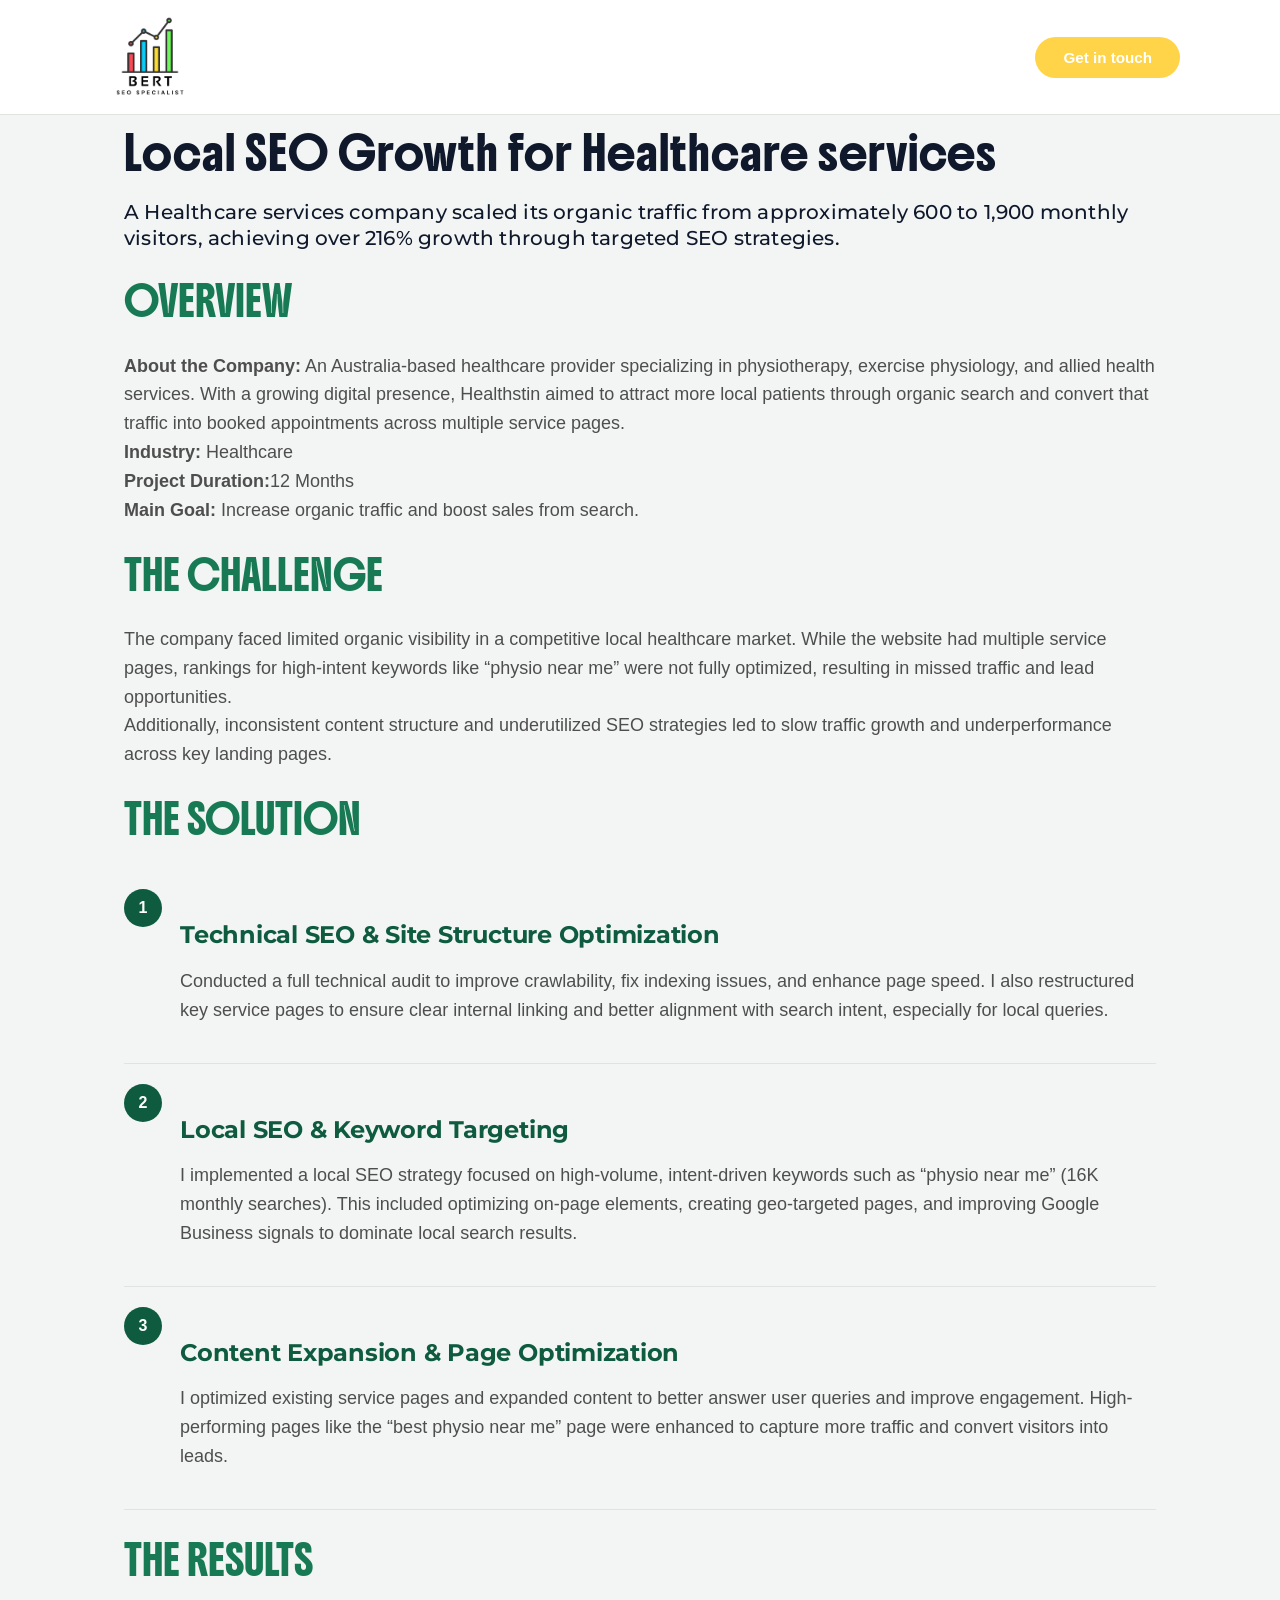
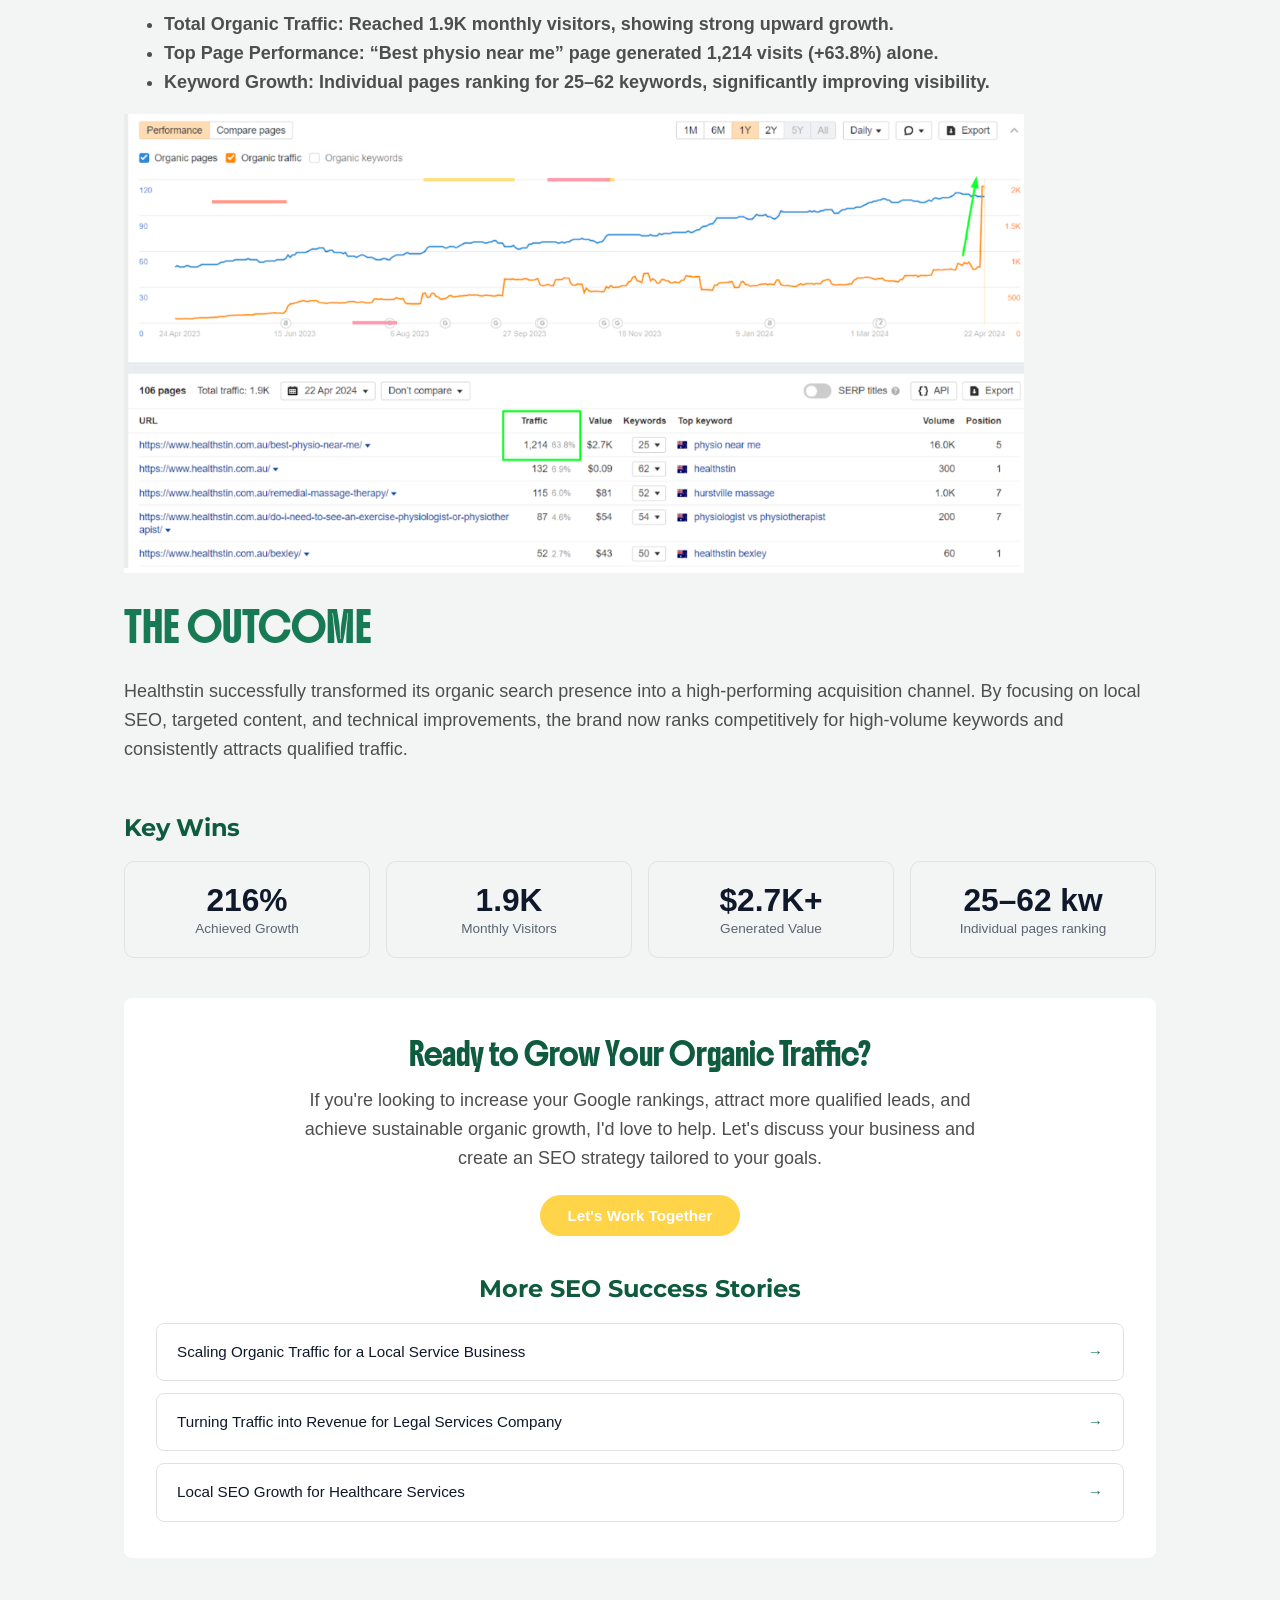
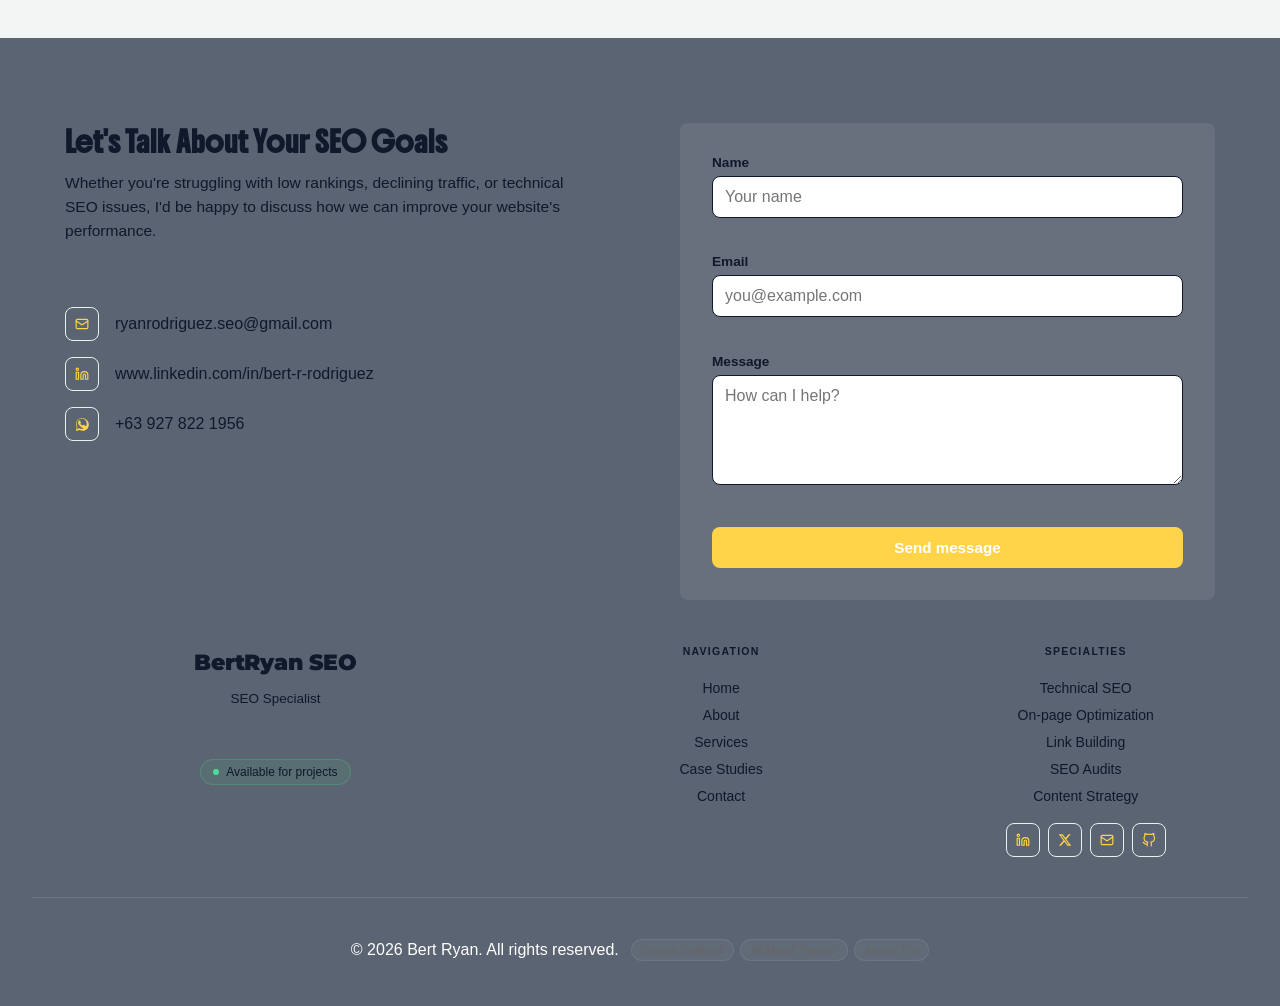
<file: case-study3.html>
<!DOCTYPE html>
<html lang="en">
<head>
<meta charset="UTF-8">
<meta name="viewport" content="width=device-width, initial-scale=1.0">
<title>Bert Ryan - SEO Portfolio</title>
<link rel="preconnect" href="https://fonts.googleapis.com">
<link rel="preconnect" href="https://fonts.gstatic.com" crossorigin>
<link href="https://fonts.googleapis.com/css2?family=Boldonse&display=swap" rel="stylesheet">
<link href="https://fonts.googleapis.com/css2?family=Montserrat:ital,wght@0,100..900;1,100..900&display=swap" rel="stylesheet">
<link rel="stylesheet" href="styles.css">

</head>
<body>
<!-- ─── NAVIGATION ─── -->
 
<header class="site-header" id="siteHeader">
  <div class="nav">
    <a class="logo" href="index.html"><img src="images/BERT-logo.png" alt="" style="width: 100px; height: 98px;"></a>
      <a  class="cta-button" href="#contact-section">Get in touch</a></li>
 
    <button class="nav-toggle" id="navToggle" aria-label="Toggle menu" aria-expanded="false" aria-controls="mobilePanel">
      <svg class="icon-open" viewBox="0 0 24 24" fill="none" stroke-width="2" stroke-linecap="round" stroke-linejoin="round"><line x1="4" y1="7" x2="20" y2="7"/><line x1="4" y1="12" x2="20" y2="12"/><line x1="4" y1="17" x2="20" y2="17"/></svg>
      <svg class="icon-close" viewBox="0 0 24 24" fill="none" stroke-width="2" stroke-linecap="round" stroke-linejoin="round"><line x1="6" y1="6" x2="18" y2="18"/><line x1="18" y1="6" x2="6" y2="18"/></svg>
    </button>
  </div>
 
  <nav class="mobile-panel" id="mobilePanel">
    <ul>
      <li><a href="#">Home</a></li>
      <li><a href="#">Services</a></li>
      <li><a href="#">Case studies</a></li>
      <li><a href="#">FAQ</a></li>
      <li><a href="#">Contact</a></li>
    </ul>
  </nav>
</header>

<button id="scrollToTopBtn" title="Go to top">&#8593;</button>
<!----HERO SECTION-->
<section class="wrap-section">
<div class="case-study-title">
  <h1>Local SEO Growth for Healthcare services</h1>

  <p>A Healthcare services company scaled its organic traffic from approximately 600 to 1,900 monthly visitors, achieving over 216% growth through targeted SEO strategies.
</p>
</div>

<div class="case-study-body">
    <h2>OVERVIEW</h2>
      <p><b>About the Company:</b> An Australia-based healthcare provider specializing in physiotherapy, exercise physiology, and allied health services. With a growing digital presence, Healthstin aimed to attract more local patients through organic search and convert that traffic into booked appointments across multiple service pages.
<br><b>Industry:</b> Healthcare<br><b>Project Duration:</b>12 Months<br><b>Main Goal:</b>  Increase organic traffic and boost sales from search.
</p>
  
<h2>THE CHALLENGE</h2>
<p>The company faced limited organic visibility in a competitive local healthcare market. While the website had multiple service pages, rankings for high-intent keywords like “physio near me” were not fully optimized, resulting in missed traffic and lead opportunities.<br>Additionally, inconsistent content structure and underutilized SEO strategies led to slow traffic growth and underperformance across key landing pages.
</p>
<h2>THE SOLUTION</h2>

<div class="strategy-item">
  <div class="number">1</div>
<div>
  <h3>Technical SEO & Site Structure Optimization</h3>
  <p>Conducted a full technical audit to improve crawlability, fix indexing issues, and enhance page speed. I also restructured key service pages to ensure clear internal linking and better alignment with search intent, especially for local queries.</p>
</div>
</div>

<div class="strategy-item">
  <div class="number">2</div>
<div>
<h3>Local SEO & Keyword Targeting</h3>
  <p> I implemented a local SEO strategy focused on high-volume, intent-driven keywords such as “physio near me” (16K monthly searches). This included optimizing on-page elements, creating geo-targeted pages, and improving Google Business signals to dominate local search results.</p>
</div>
</div>

<div class="strategy-item">
  <div class="number">3</div>
<div>
<h3>Content Expansion & Page Optimization</h3>
  <p> I optimized existing service pages and expanded content to better answer user queries and improve engagement. High-performing pages like the “best physio near me” page were enhanced to capture more traffic and convert visitors into leads.</p>
</div>
</div>
  <div>
<h2><span>THE RESULTS</span></h2>
  <ul>
    <li><b>Total Organic Traffic: Reached 1.9K monthly visitors, showing strong upward growth.</b></li>
    <li><b>Top Page Performance: “Best physio near me” page generated 1,214 visits (+63.8%) alone.</b></li>
    <li><b>Keyword Growth: Individual pages ranking for 25–62 keywords, significantly improving visibility.</b></li>
  </ul>
  <img src="images/healthstin.png" alt=""  style="width: 900px;">
</div>
  

  
 

<h2>THE OUTCOME</h2>
<p>Healthstin successfully transformed its organic search presence into a high-performing acquisition channel. By focusing on local SEO, targeted content, and technical improvements, the brand now ranks competitively for high-volume keywords and consistently attracts qualified traffic.</p>

<h3>Key Wins</h3>
    <div class="stat-grid">
      <div class="stat-card">
        <span class="stat-number">216%</span>
        <span class="stat-label">Achieved Growth</span>
      </div>
      <div class="stat-card">
        <span class="stat-number">1.9K</span>
        <span class="stat-label">Monthly Visitors</span>
      </div>
      <div class="stat-card">
        <span class="stat-number">$2.7K+</span>
        <span class="stat-label">Generated Value</span>
      </div>
            <div class="stat-card">
        <span class="stat-number">25–62 kw</span>
        <span class="stat-label">Individual pages ranking</span>
      </div>
    </div>
 
    <div class="cta-section">
      <h2>Ready to Grow Your Organic Traffic?</h2>
      <p>If you're looking to increase your Google rankings, attract more qualified leads, and achieve sustainable organic growth, I'd love to help. Let's discuss your business and create an SEO strategy tailored to your goals.</p>
      <a href="#" class="cta-button">Let's Work Together</a>
          <div class="stories-section">
            <h2>More SEO Success Stories</h2>
            <ul class="story-list">
              <li>
                <a href="case-study1.html" class="story-card">
                  Scaling Organic Traffic for a Local Service Business
                  <span class="arrow">→</span>
                </a>
              </li>
              <li>
                <a href="case-study2.html" class="story-card">
                  Turning Traffic into Revenue for Legal Services Company
                  <span class="arrow">→</span>
                </a>
              </li>
              <li>
                <a href="case-study3.html" class="story-card">
                  Local SEO Growth for Healthcare Services
                  <span class="arrow">→</span>
                </a>
              </li>
            </ul>
          </div>
    </div>
</div>
</section>

<!-------FOOTER----->
<footer class="footer" id="contact-section">
    <div class="footer-inner">

       

    <div class="talk-section-grid">
      <div>
        <h2>Let's Talk About Your SEO Goals</h2>
        <p>Whether you're struggling with low rankings, declining traffic, or technical SEO issues, I'd be happy to discuss how we can improve your website's performance.</p>
        <div class="contact-links-section">
          <!-- Email -->
         <div class="contact-links">
         <a href="mailto:alex@example.com" class="social-btn" title="Email" aria-label="Email">
              <svg viewBox="0 0 24 24" fill="none" stroke="currentColor" stroke-width="2" stroke-linecap="round" stroke-linejoin="round">
                <rect x="2" y="4" width="20" height="16" rx="2"></rect>
                <path d="m22 7-8.97 5.7a1.94 1.94 0 0 1-2.06 0L2 7"></path>
              </svg>
            </a>
          <span>ryanrodriguez.seo@gmail.com</span>
        </div>
        <!-- LinkedIn -->
         <div class="contact-links">
            <a href="#" class="social-btn" title="LinkedIn" aria-label="LinkedIn">
              <svg viewBox="0 0 24 24" fill="none" stroke="currentColor" stroke-width="2" stroke-linecap="round" stroke-linejoin="round">
                <path d="M16 8a6 6 0 0 1 6 6v7h-4v-7a2 2 0 0 0-2-2 2 2 0 0 0-2 2v7h-4v-7a6 6 0 0 1 6-6z"></path>
                <rect x="2" y="9" width="4" height="12"></rect>
                <circle cx="4" cy="4" r="2"></circle>
              </svg>
            </a>
            <span>www.linkedin.com/in/bert-r-rodriguez</span>
        </div> 
        <!-- WhatsApp --> 
        <div class="contact-links">
            <a href="#" class="social-btn" title="WhatsApp" aria-label="WhatsApp">
              <svg xmlns="http://w3.org" viewBox="0 0 448 512" width="40" height="40">
                <path fill="currentColor" d="M380.9 97.1C339 55.1 283.2 32 223.9 32c-122.4 0-222 99.6-222 222 0 39.1 10.2 77.3 29.6 111L0 512l144.1-37.8c33 18 69.8 27.5 107.5 27.5 122.4 0 222-99.6 222-222 0-59.3-23.1-115.1-65-157.1zm-157 341.6c-33.2 0-65.7-8.9-94-25.7l-6.7-4-85.5 22.4 22.8-83.3-4.4-7c-18.5-29.4-28.2-63.3-28.2-98.2 0-101.7 82.8-184.5 184.6-184.5 49.3 0 95.6 19.2 130.4 54.1 34.8 34.9 54 81.2 54 130.5 0 101.7-82.8 184.5-184.6 184.5zm101.1-138c-5.5-2.7-32.6-16.1-37.7-17.9-5.1-1.8-8.8-2.7-12.5 2.7-3.7 5.5-14.3 17.9-17.6 21.6-3.2 3.7-6.5 4.1-12 1.4-32.3-16.1-53.7-29.3-75.1-66-5.6-9.7 5.6-9 16.1-29.9 1.6-3.2.8-6-1.4-11.4-2.2-5.5-17.6-42.4-24.1-58.2-6.3-15.3-12.7-13.2-17.4-13.4-4.5-.2-9.6-.3-14.8-.3-5.2 0-13.6 1.9-20.7 9.6-7.1 7.7-27.1 26.5-27.1 64.6 0 38.1 27.7 74.8 31.6 80.1 3.9 5.3 54.6 83.3 132.3 116.9 18.5 8 32.9 12.8 44.1 16.4 18.6 5.9 35.5 5.1 48.9 3.1 14.9-2.2 37.7-15.4 43-29.5 5.3-14.1 5.3-26.2 3.7-28.7-1.5-2.5-5.4-4-10.9-6.7z"/>
              </svg>
            </a>
            <span>+63 927 822 1956</span>
        </div>     
      </div>
        
      </div>
        <div class="card-2">
              <form id="contactForm" novalidate>
                <div class="field">
                  <label for="name">Name</label>
                  <input type="text" id="name" name="name" placeholder="Your name" required>
                  <span class="error-msg" id="nameError"></span>
                </div>
            
                <div class="field">
                  <label for="email">Email</label>
                  <input type="email" id="email" name="email" placeholder="you@example.com" required>
                  <span class="error-msg" id="emailError"></span>
                </div>
            
                <div class="field">
                  <label for="message">Message</label>
                  <textarea id="message" name="message" placeholder="How can I help?" required></textarea>
                  <span class="error-msg" id="messageError"></span>
                </div>
            
                <button type="submit" id="submitBtn">Send message</button>
            
                <div class="status" id="statusBox"></div>
              </form>
            </div>     
        </div>
  


      <!-- Top Grid -->
      <div class="footer-grid">
 
        <!-- Brand -->
        <div class="brand-col">
          <p class="brand-name">BertRyan SEO</p>
          <p class="brand-tagline">SEO Specialist</p>
          <span class="availability-pill">
            <span class="dot"></span>
            Available for projects
          </span>
        </div>
 
        <!-- Navigation -->
        <div>
          <p class="col-heading">Navigation</p>
          <ul class="footer-links">
            <li><a href="#">Home</a></li>
            <li><a href="#">About</a></li>
            <li><a href="#">Services</a></li>
            <li><a href="#">Case Studies</a></li>
            <li><a href="#">Contact</a></li>
          </ul>
        </div>
 
        <!-- Specialties + Social -->
        <div>
          <p class="col-heading">Specialties</p>
          <ul class="footer-links">
            <li><a href="#">Technical SEO</a></li>
            <li><a href="#">On-page Optimization</a></li>
            <li><a href="#">Link Building</a></li>
            <li><a href="#">SEO Audits</a></li>
            <li><a href="#">Content Strategy</a></li>
          </ul>
 
          <div class="social-row">
            <!-- LinkedIn -->
            <a href="#" class="social-btn" title="LinkedIn" aria-label="LinkedIn">
              <svg viewBox="0 0 24 24" fill="none" stroke="currentColor" stroke-width="2" stroke-linecap="round" stroke-linejoin="round">
                <path d="M16 8a6 6 0 0 1 6 6v7h-4v-7a2 2 0 0 0-2-2 2 2 0 0 0-2 2v7h-4v-7a6 6 0 0 1 6-6z"></path>
                <rect x="2" y="9" width="4" height="12"></rect>
                <circle cx="4" cy="4" r="2"></circle>
              </svg>
            </a>
            <!-- X / Twitter -->
            <a href="#" class="social-btn" title="X (Twitter)" aria-label="X">
              <svg viewBox="0 0 24 24" fill="currentColor">
                <path d="M18.244 2.25h3.308l-7.227 8.26 8.502 11.24H16.17l-5.214-6.817L4.99 21.75H1.68l7.73-8.835L1.254 2.25H8.08l4.713 6.231zm-1.161 17.52h1.833L7.084 4.126H5.117z"></path>
              </svg>
            </a>
            <!-- Email -->
            <a href="mailto:alex@example.com" class="social-btn" title="Email" aria-label="Email">
              <svg viewBox="0 0 24 24" fill="none" stroke="currentColor" stroke-width="2" stroke-linecap="round" stroke-linejoin="round">
                <rect x="2" y="4" width="20" height="16" rx="2"></rect>
                <path d="m22 7-8.97 5.7a1.94 1.94 0 0 1-2.06 0L2 7"></path>
              </svg>
            </a>
            <!-- GitHub -->
            <a href="#" class="social-btn" title="GitHub" aria-label="GitHub">
              <svg viewBox="0 0 24 24" fill="none" stroke="currentColor" stroke-width="2" stroke-linecap="round" stroke-linejoin="round">
                <path d="M9 19c-5 1.5-5-2.5-7-3m14 6v-3.87a3.37 3.37 0 0 0-.94-2.61c3.14-.35 6.44-1.54 6.44-7A5.44 5.44 0 0 0 20 4.77 5.07 5.07 0 0 0 19.91 1S18.73.65 16 2.48a13.38 13.38 0 0 0-7 0C6.27.65 5.09 1 5.09 1A5.07 5.07 0 0 0 5 4.77a5.44 5.44 0 0 0-1.5 3.78c0 5.42 3.3 6.61 6.44 7A3.37 3.37 0 0 0 9 18.13V22"></path>
              </svg>
            </a>
          </div>
        </div>
 
      </div><!-- /footer-grid -->
 
      <!-- Bottom Bar -->
      <div class="footer-bottom">
        <p class="footer-copy">© 2026 Bert Ryan. All rights reserved.</p>
        <div class="footer-badges">
          <span class="badge">Google Certified</span>
          <span class="badge">SEMrush Partner</span>
          <span class="badge">Ahrefs Pro</span>
        </div>
      </div>
 
    </div><!-- /footer-inner -->
  </footer>


<script>
//contact form 
 const form = document.getElementById('contactForm');
  const submitBtn = document.getElementById('submitBtn');
  const statusBox = document.getElementById('statusBox');
 
  const fields = {
    name: { el: document.getElementById('name'), err: document.getElementById('nameError') },
    email: { el: document.getElementById('email'), err: document.getElementById('emailError') },
    message: { el: document.getElementById('message'), err: document.getElementById('messageError') }
  };
 
  function validateField(key) {
    const { el, err } = fields[key];
    let message = '';
 
    if (el.validity.valueMissing) {
      message = 'This field is required.';
    } else if (key === 'email' && el.validity.typeMismatch) {
      message = 'Enter a valid email address.';
    } else if (key === 'message' && el.value.trim().length < 10) {
      message = 'Message should be at least 10 characters.';
    }
 
    err.textContent = message;
    return message === '';
  }
 
  Object.keys(fields).forEach((key) => {
    fields[key].el.addEventListener('blur', () => validateField(key));
    fields[key].el.addEventListener('input', () => {
      if (fields[key].err.textContent) validateField(key);
    });
  });
 
  form.addEventListener('submit', async (e) => {
    e.preventDefault();
    statusBox.className = 'status';
    statusBox.textContent = '';
 
    const allValid = Object.keys(fields)
      .map(validateField)
      .every(Boolean);
 
    if (!allValid) return;
 
    submitBtn.disabled = true;
    submitBtn.textContent = 'Sending…';
 
    // Replace this block with a real request to your backend or form service
    // e.g. fetch('/api/contact', { method: 'POST', body: new FormData(form) })
    await new Promise((resolve) => setTimeout(resolve, 900));
 
    submitBtn.disabled = false;
    submitBtn.textContent = 'Send message';
 
    statusBox.classList.add('success');
    statusBox.textContent = "Thanks — your message has been sent. We'll reply soon.";
    form.reset();
  });

  //navbar
  const navbar = document.getElementById('siteHeader');
let lastScrollY = window.scrollY; 

window.addEventListener('scroll', () => {
  const currentScrollY = window.scrollY;

  if (currentScrollY > lastScrollY) {
    
    navbar.classList.add('nav-hidden');
  } else {
    
    navbar.classList.remove('nav-hidden');
  }

 
  lastScrollY = currentScrollY;
});
 
//scroll-up-button
const scrollToTopBtn = document.getElementById("scrollToTopBtn");


window.addEventListener("scroll", () => {

  if (window.scrollY > 300) {
    scrollToTopBtn.classList.add("show");
  } else {
    scrollToTopBtn.classList.remove("show");
  }
});

scrollToTopBtn.addEventListener("click", () => {
  window.scrollTo({
    top: 0,
    behavior: "smooth" 
  });
});

//PORTFOLIO SECTION 

(function(){
  const track = document.getElementById('caseStudySlider');
  const cards = Array.from(track.children);
  const prevBtn = document.getElementById('prevBtn');
  const nextBtn = document.getElementById('nextBtn');
  const dotsWrap = document.getElementById('sliderDots');
 
  // Build one dot per card
  cards.forEach((_, i) => {
    const dot = document.createElement('button');
    dot.className = 'slider-dot';
    dot.setAttribute('aria-label', 'Go to case study ' + (i + 1));
    dot.addEventListener('click', () => scrollToCard(i));
    dotsWrap.appendChild(dot);
  });
  const dots = Array.from(dotsWrap.children);
 
  function cardStep(){
    const style = getComputedStyle(track);
    const gap = parseFloat(style.columnGap || style.gap || 0);
    return cards[0].getBoundingClientRect().width + gap;
  }
 
  function scrollToCard(i){
    track.scrollTo({ left: i * cardStep(), behavior: 'smooth' });
  }
 
  function updateUI(){
    const index = Math.round(track.scrollLeft / cardStep());
    dots.forEach((d, i) => d.classList.toggle('is-active', i === index));
    prevBtn.disabled = track.scrollLeft <= 4;
    nextBtn.disabled = track.scrollLeft >= track.scrollWidth - track.clientWidth - 4;
  }
 
  prevBtn.addEventListener('click', () => {
    track.scrollBy({ left: -cardStep(), behavior: 'smooth' });
  });
  nextBtn.addEventListener('click', () => {
    track.scrollBy({ left: cardStep(), behavior: 'smooth' });
  });
 
  let scrollTimer;
  track.addEventListener('scroll', () => {
    clearTimeout(scrollTimer);
    scrollTimer = setTimeout(updateUI, 80);
  });
 
  window.addEventListener('resize', updateUI);
  updateUI();
})();

// testimonials 
var steps = document.querySelectorAll('.seo-method-section .sms-step, .testi-section .testi-card');
 // Scroll-triggered reveal for the SEO Methodology steps
  (function(){
    var steps = document.querySelectorAll('.seo-method-section .sms-step');
    if (!('IntersectionObserver' in window)) {
      steps.forEach(function(el){ el.classList.add('is-visible'); });
      return;
    }
    var observer = new IntersectionObserver(function(entries){
      entries.forEach(function(entry){
        if (entry.isIntersecting){
          entry.target.classList.add('is-visible');
          observer.unobserve(entry.target);
        }
      });
    }, { threshold: 0.2 });
    steps.forEach(function(el){ observer.observe(el); });
  })();

(function(){
  const header = document.getElementById('siteHeader');
  const navToggle = document.getElementById('navToggle');
  const mobilePanel = document.getElementById('mobilePanel');
 
  navToggle.addEventListener('click', () => {
    const isOpen = header.classList.toggle('menu-open');
    navToggle.setAttribute('aria-expanded', String(isOpen));
  });
 
  mobilePanel.querySelectorAll('a').forEach(link => {
    link.addEventListener('click', () => {
      header.classList.remove('menu-open');
      navToggle.setAttribute('aria-expanded', 'false');
    });
  });
 
  window.addEventListener('resize', () => {
    if(window.innerWidth > 640){
      header.classList.remove('menu-open');
      navToggle.setAttribute('aria-expanded', 'false');
    }
  });
})();
//
(function(){
  const list = document.getElementById('faqList');
  const items = Array.from(list.querySelectorAll('.faq-item'));
  const searchInput = document.getElementById('faqSearch');
  const searchCount = document.getElementById('searchCount');
  const emptyState = document.getElementById('emptyState');

  function renumber(){
    let visible = 0;
    items.forEach(item => {
      if(!item.classList.contains('hidden')){
        visible++;
        const num = String(visible).padStart(2, '0');
        item.querySelector('.rank').textContent = '#' + num;
      }
    });
    emptyState.classList.toggle('show', visible === 0);
    return visible;
  }

  items.forEach(item => {
    const question = item.querySelector('.faq-question');
    const answer = item.querySelector('.faq-answer');

    question.addEventListener('click', () => {
      const isOpen = item.classList.contains('open');

      items.forEach(other => {
        other.classList.remove('open');
        other.querySelector('.faq-answer').style.maxHeight = null;
      });

      if(!isOpen){
        item.classList.add('open');
        answer.style.maxHeight = answer.scrollHeight + 'px';
      }
    });
  });

  searchInput.addEventListener('input', () => {
    const term = searchInput.value.trim().toLowerCase();

    items.forEach(item => {
      const haystack = (item.dataset.q + ' ' + item.querySelector('.q-text').textContent).toLowerCase();
      const matches = term === '' || haystack.includes(term);
      item.classList.toggle('hidden', !matches);
      if(!matches){
        item.classList.remove('open');
        item.querySelector('.faq-answer').style.maxHeight = null;
      }
    });

    const visible = renumber();
    searchCount.textContent = term ? visible + ' found' : '';
  });

  renumber();
})();
</script>

</body>
</html>
</file>
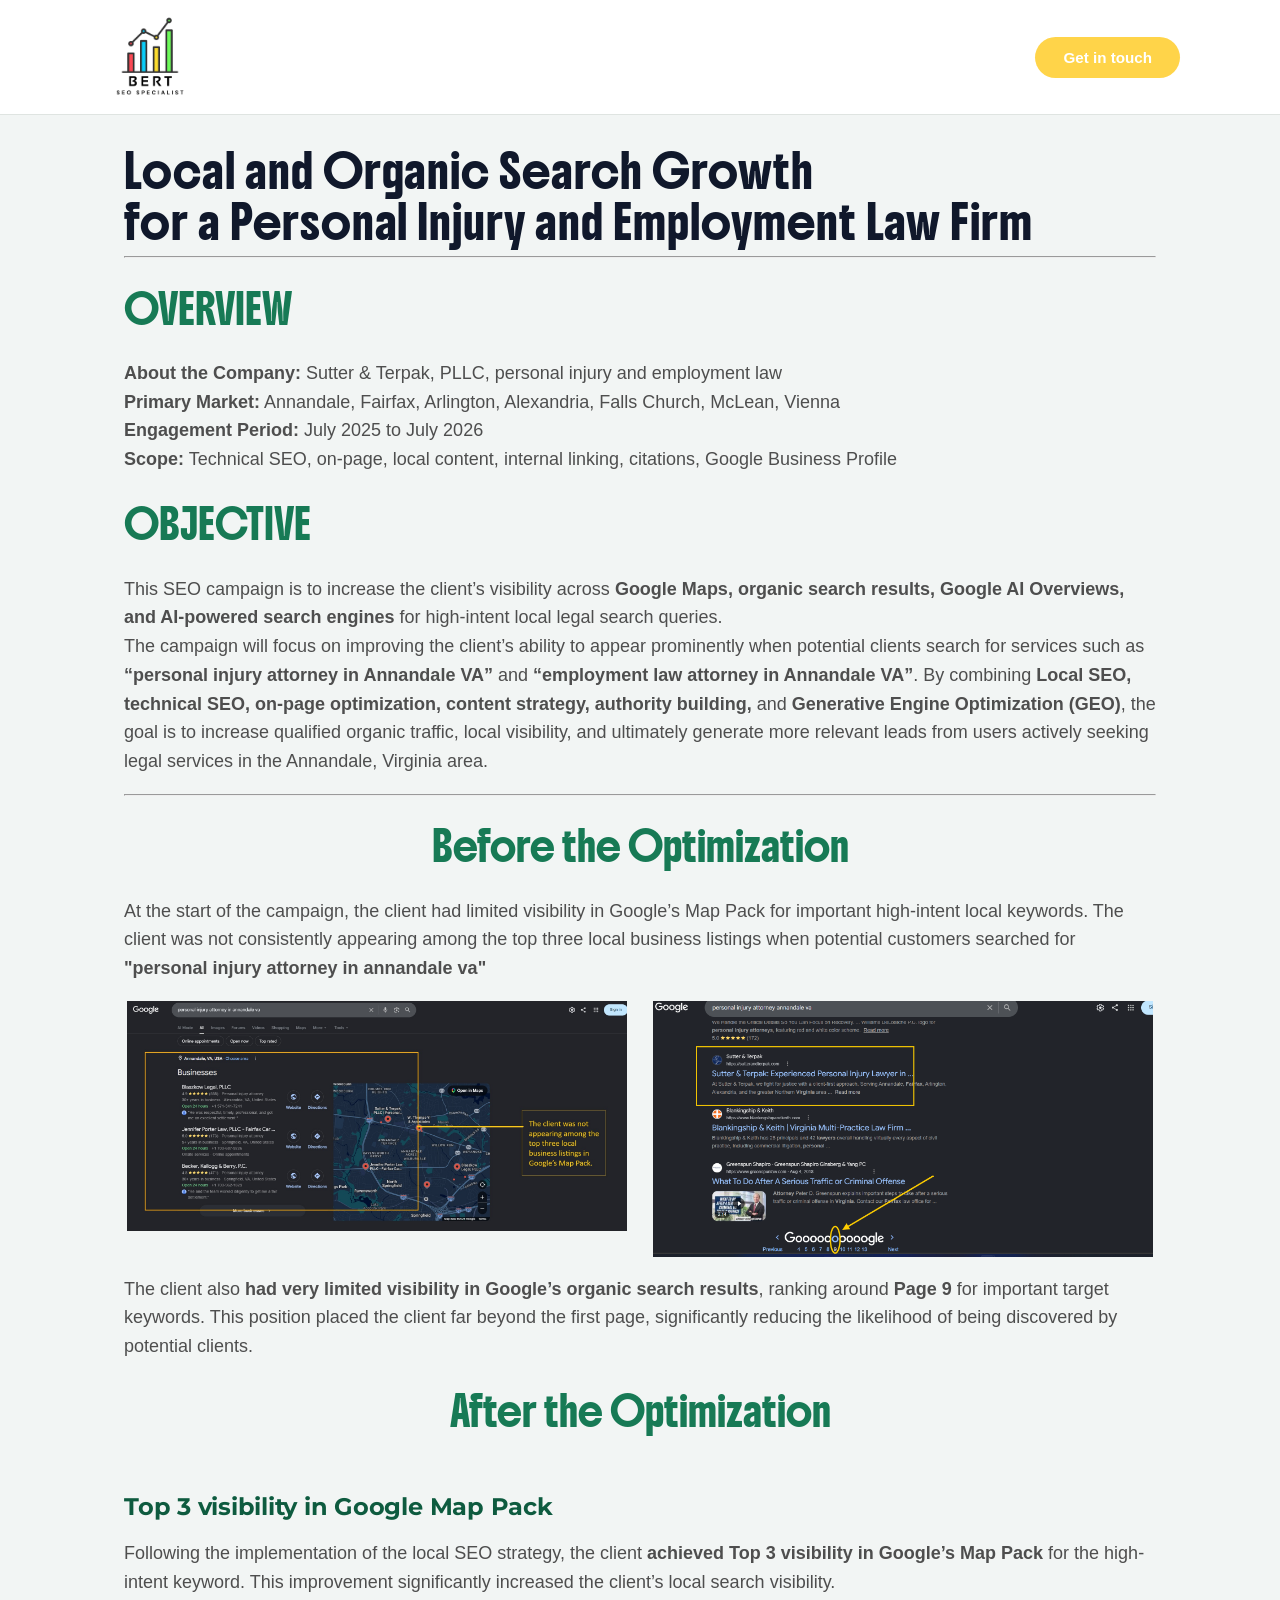
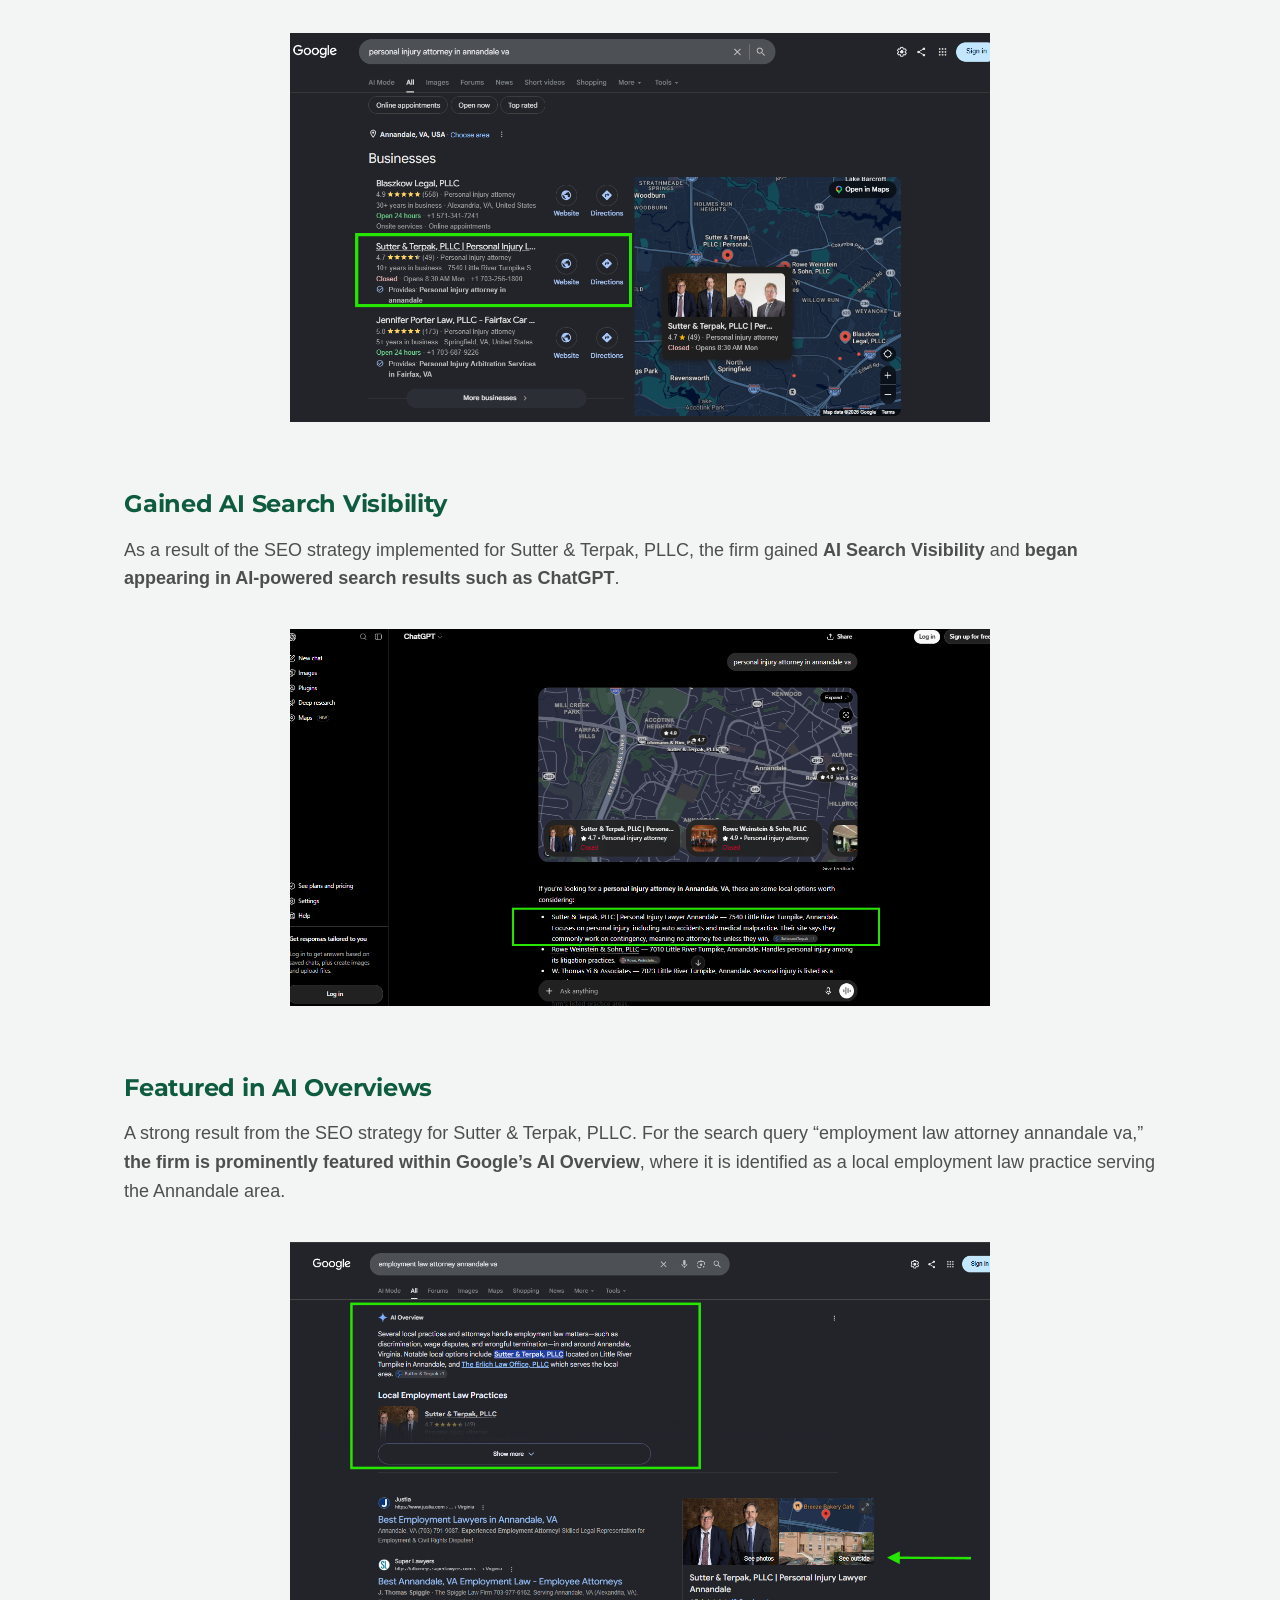
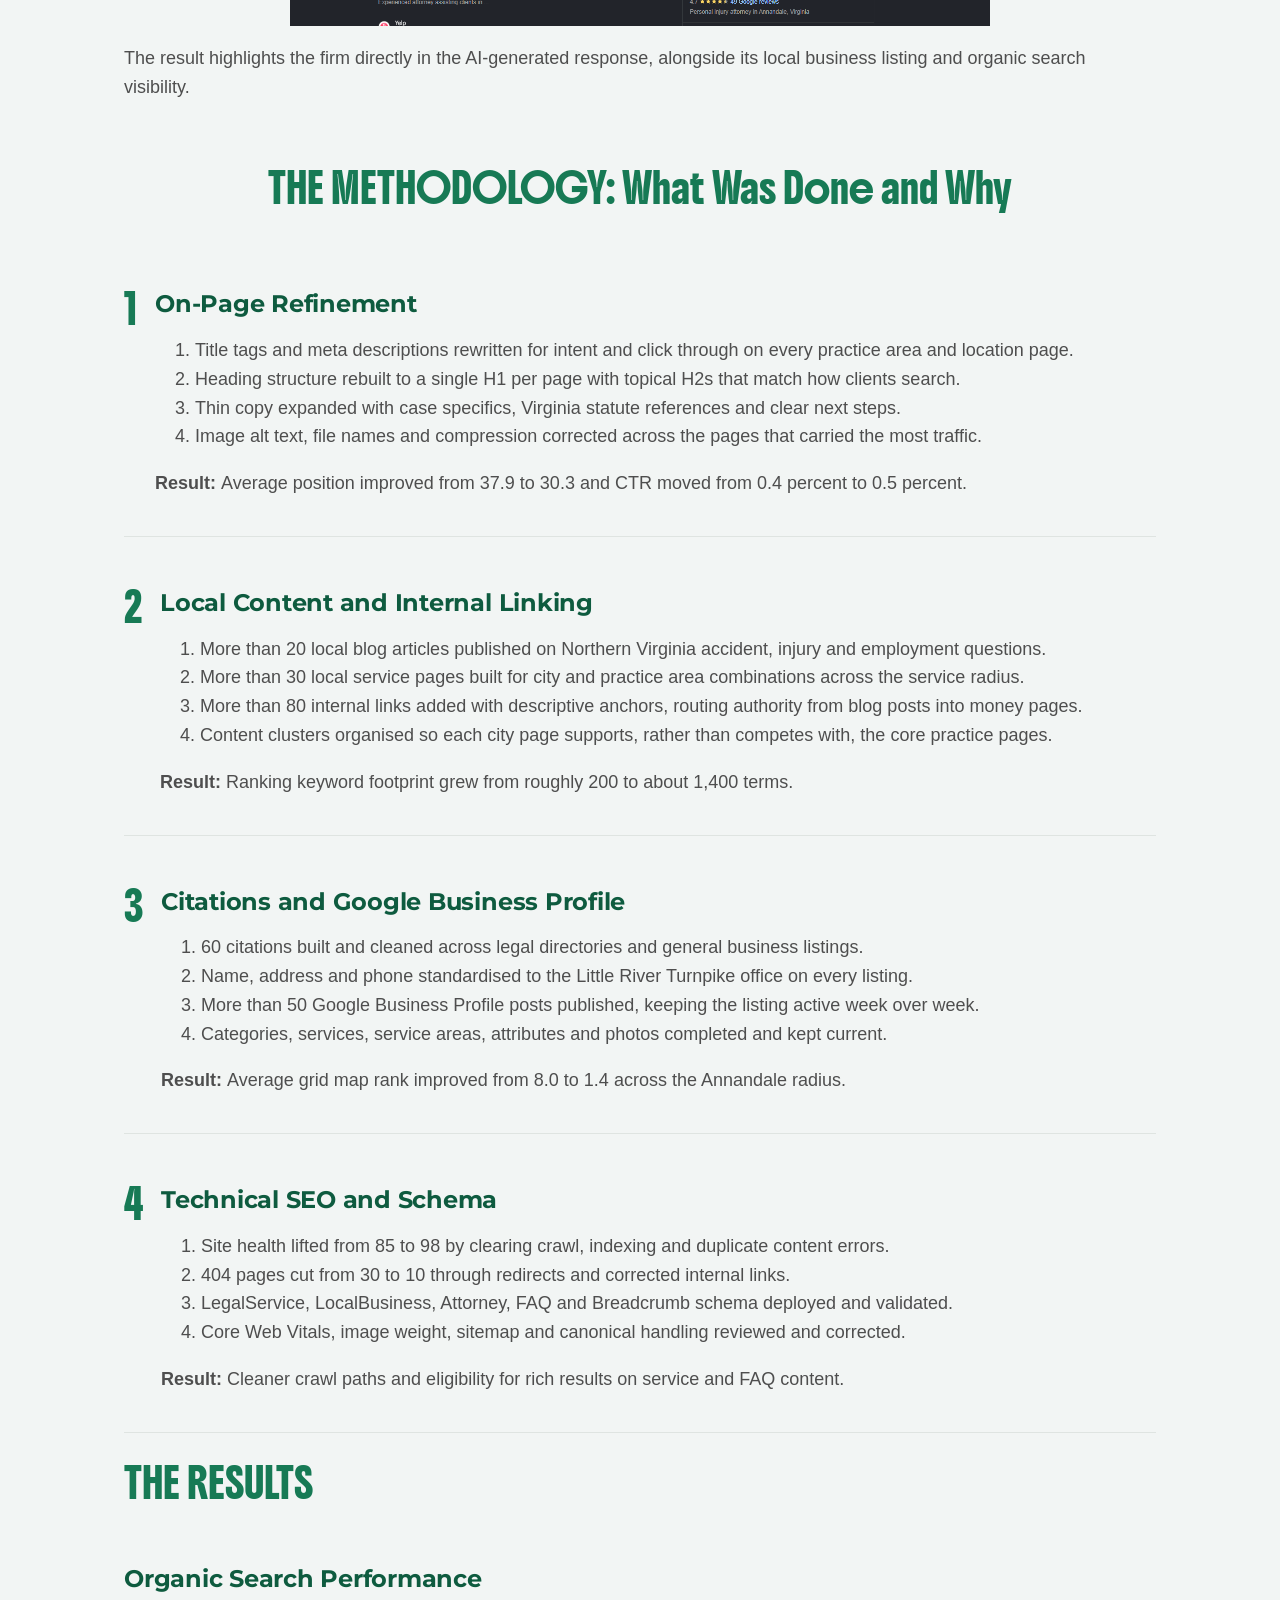
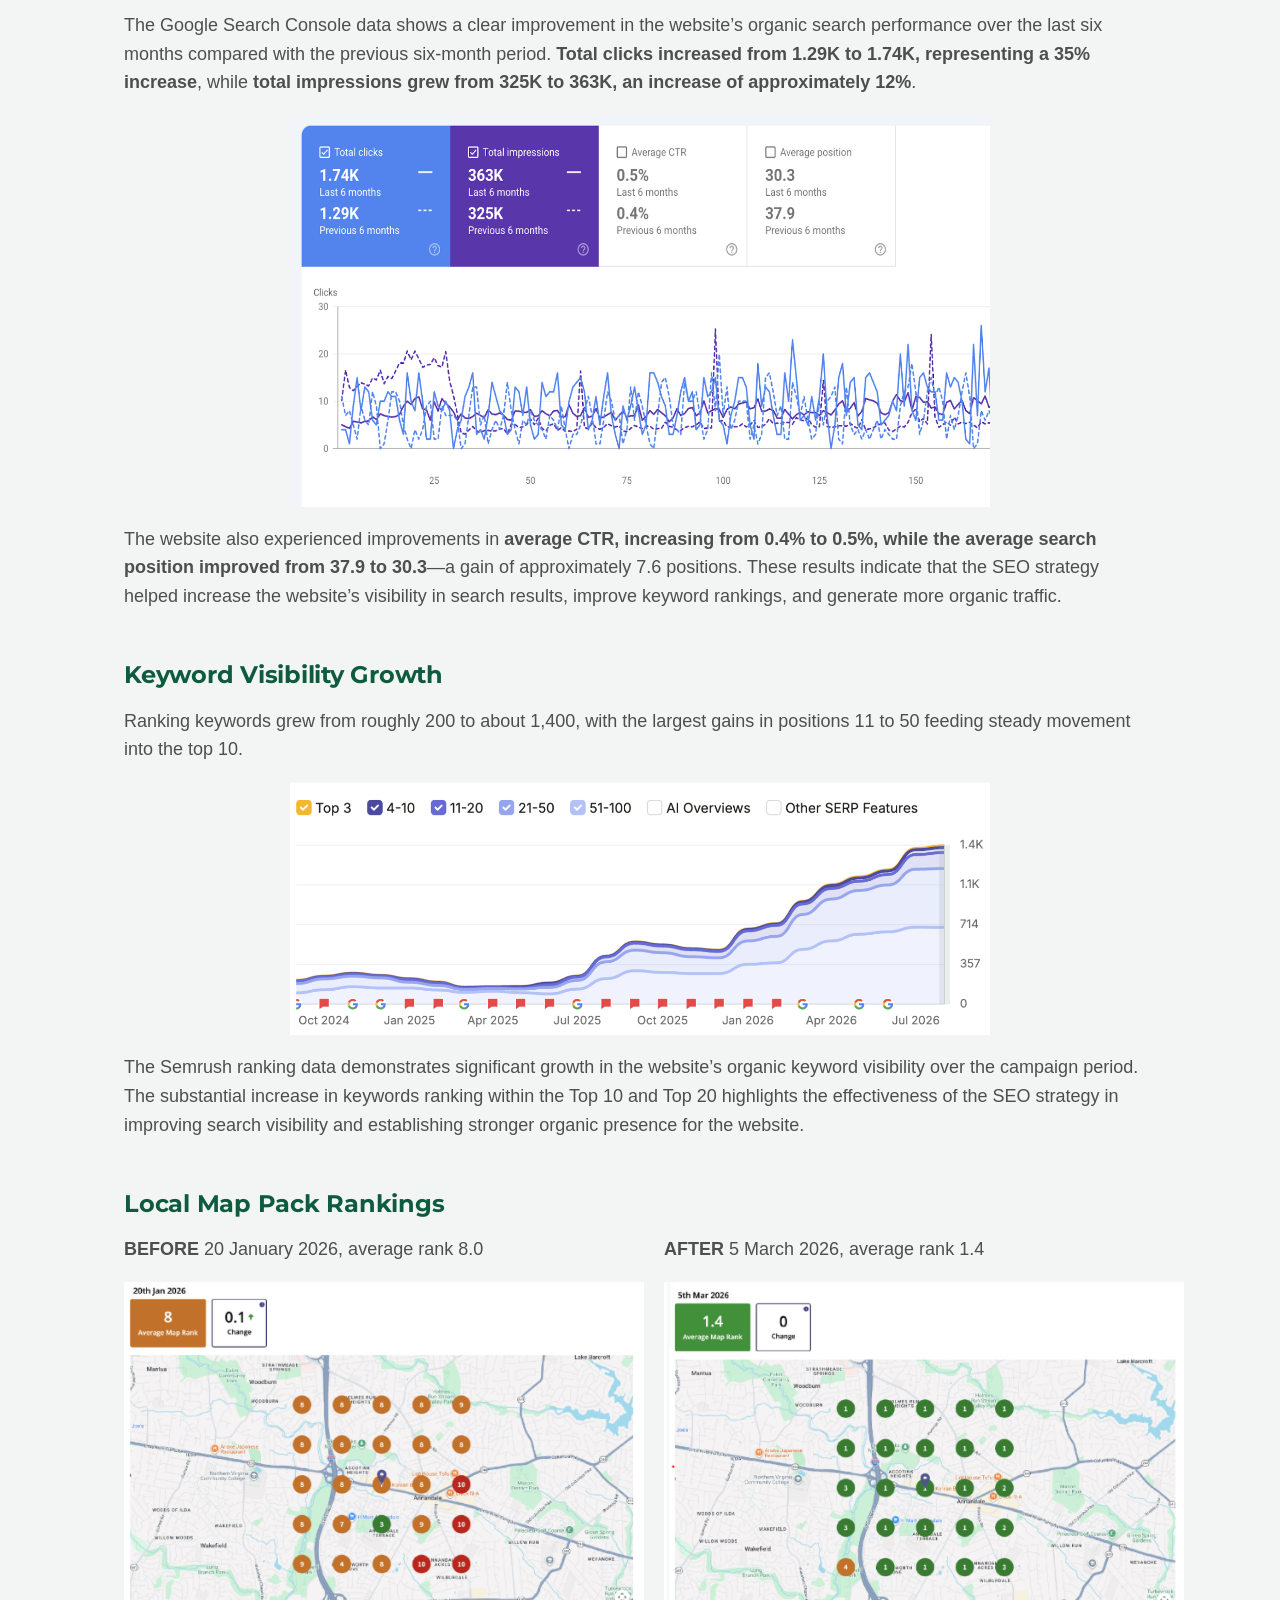
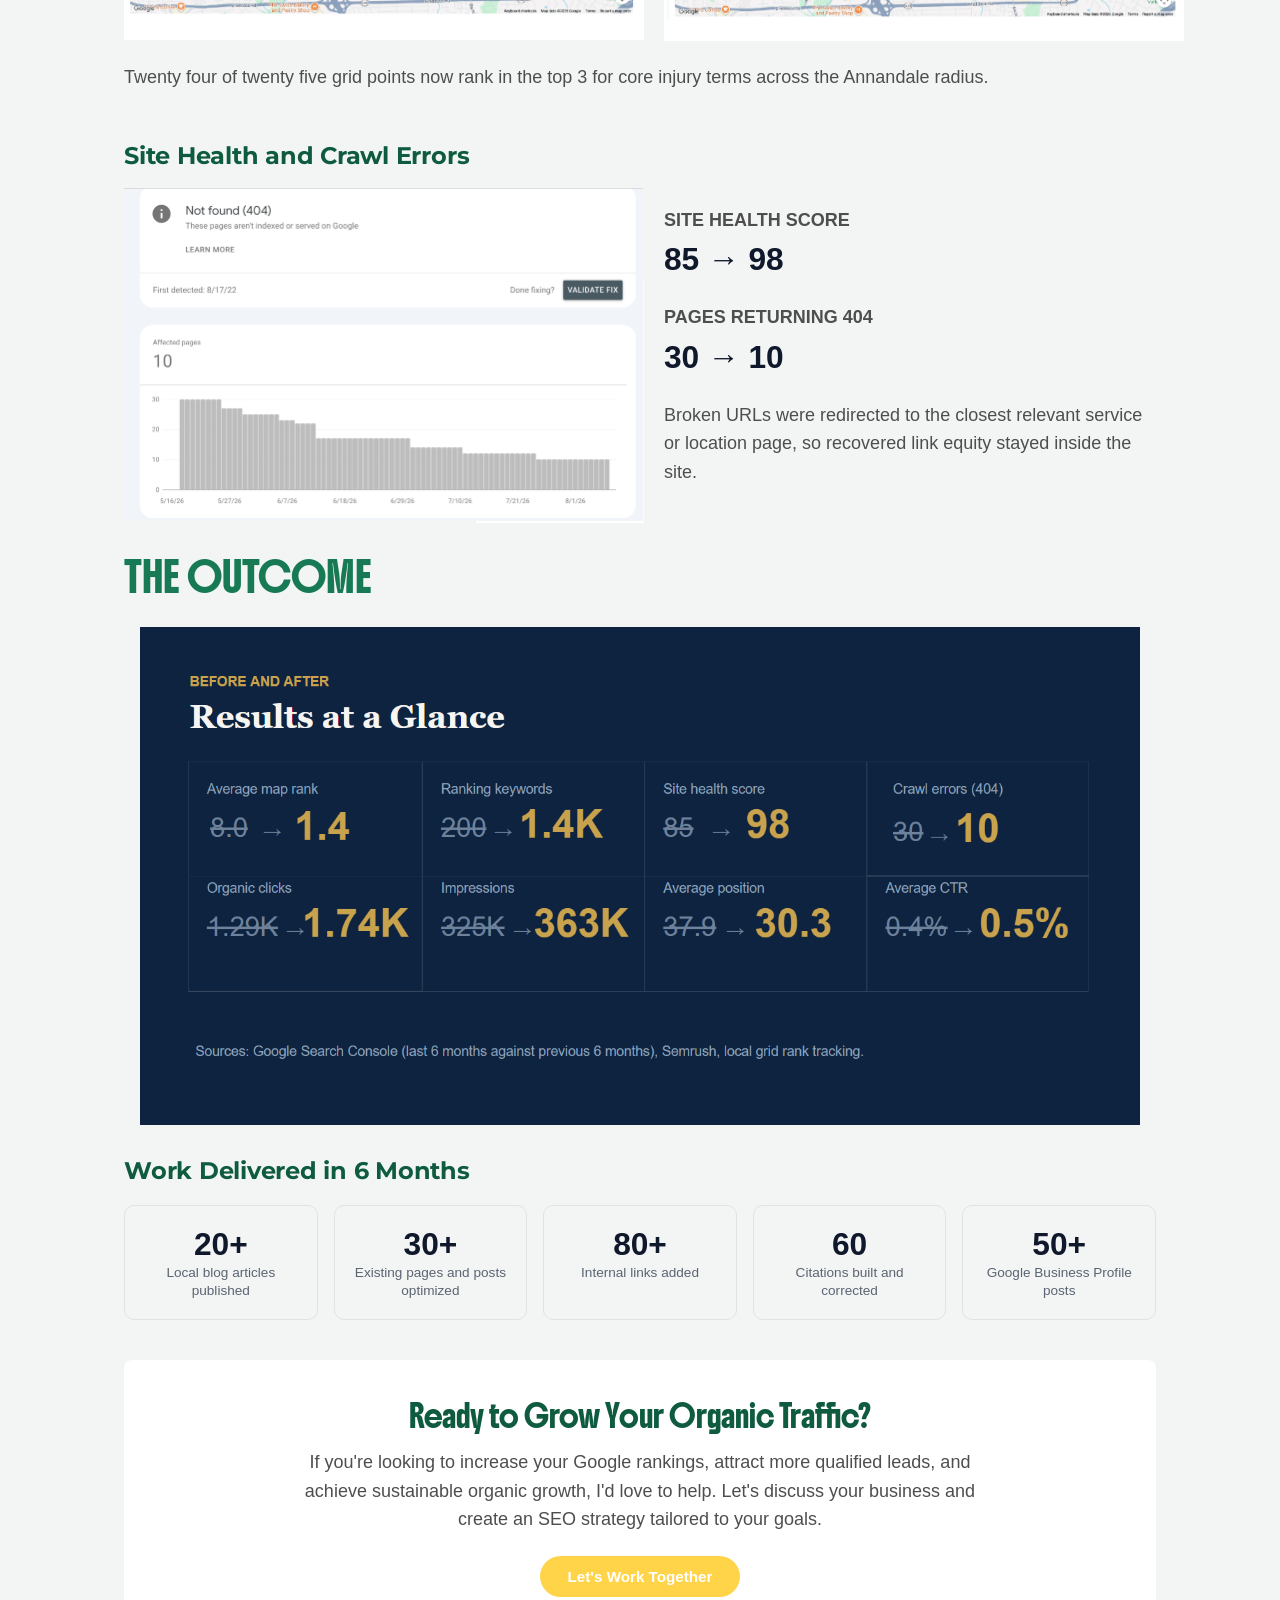
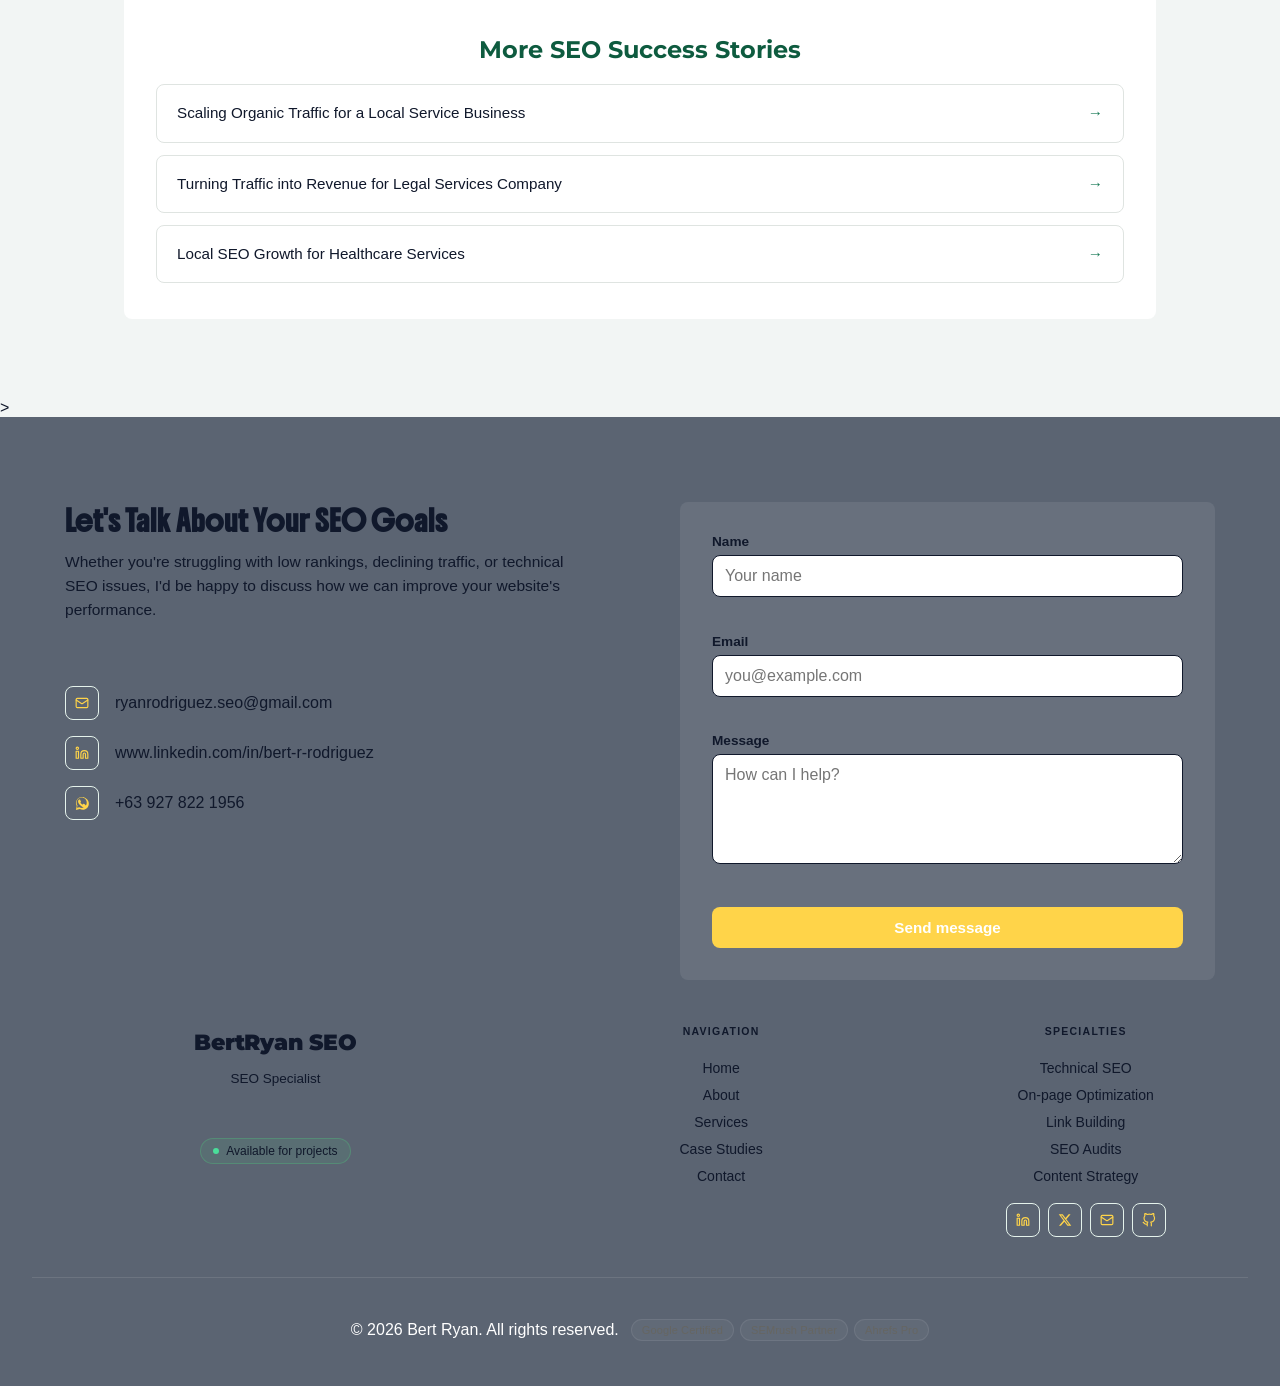
<file: case-study4.html>
<!DOCTYPE html>
<html lang="en">
<head>
<meta charset="UTF-8">
<meta name="viewport" content="width=device-width, initial-scale=1.0">
<title>Bert Ryan - SEO Portfolio</title>>
<link rel="preconnect" href="https://fonts.googleapis.com">
<link rel="preconnect" href="https://fonts.gstatic.com" crossorigin>
<link href="https://fonts.googleapis.com/css2?family=Boldonse&display=swap" rel="stylesheet">
<link href="https://fonts.googleapis.com/css2?family=Montserrat:ital,wght@0,100..900;1,100..900&display=swap" rel="stylesheet">
<link rel="stylesheet" href="styles.css">

</head>
<body>
<!-- ─── NAVIGATION ─── -->
 
<header class="site-header" id="siteHeader">
  <div class="nav">
    <a class="logo" href="index.html"><img src="images/BERT-logo.png" alt="" style="width: 100px; height: 98px;"></a>
      <a  class="cta-button" href="#contact-section">Get in touch</a></li>
 
    <button class="nav-toggle" id="navToggle" aria-label="Toggle menu" aria-expanded="false" aria-controls="mobilePanel">
      <svg class="icon-open" viewBox="0 0 24 24" fill="none" stroke-width="2" stroke-linecap="round" stroke-linejoin="round"><line x1="4" y1="7" x2="20" y2="7"/><line x1="4" y1="12" x2="20" y2="12"/><line x1="4" y1="17" x2="20" y2="17"/></svg>
      <svg class="icon-close" viewBox="0 0 24 24" fill="none" stroke-width="2" stroke-linecap="round" stroke-linejoin="round"><line x1="6" y1="6" x2="18" y2="18"/><line x1="18" y1="6" x2="6" y2="18"/></svg>
    </button>
  </div>
 
  <nav class="mobile-panel" id="mobilePanel">
    <ul>
      <li><a href="#">Home</a></li>
      <li><a href="#">Services</a></li>
      <li><a href="#">Case studies</a></li>
      <li><a href="#">FAQ</a></li>
      <li><a href="#">Contact</a></li>
    </ul>
  </nav>
</header>

<button id="scrollToTopBtn" title="Go to top">&#8593;</button>
<!----HERO SECTION-->
<section class="wrap-section">
<div class="case-study-title">
  <h1>Local and Organic Search Growth <br>for a Personal Injury and Employment Law Firm</h1>
</div>
<hr>
<div class="case-study-body">   
    <h2>OVERVIEW</h2>
      <p><b>About the Company:</b> Sutter & Terpak, PLLC, personal injury and employment law<br><b>Primary Market:</b> Annandale, Fairfax, Arlington, Alexandria, Falls Church, McLean, Vienna<br><b>Engagement Period: </b>July 2025 to July 2026<br><b>Scope:</b> Technical SEO, on-page, local content, internal linking, citations, Google Business Profile</p>
      
<h2>OBJECTIVE</h2> 
<p>This SEO campaign is to increase the client’s visibility across <b>Google Maps, organic search results, Google AI Overviews, and AI-powered search engines</b> for high-intent local legal search queries.<br>The campaign will focus on improving the client’s ability to appear prominently when potential clients search for services such as<b> “personal injury attorney in Annandale VA” </b>  and <b>“employment law attorney in Annandale VA”</b>. By combining <b>Local SEO, technical SEO, on-page optimization, content strategy, authority building,</b> and <b>Generative Engine Optimization (GEO)</b>, the goal is to increase qualified organic traffic, local visibility, and ultimately generate more relevant leads from users actively seeking legal services in the Annandale, Virginia area.</p>
<hr>

  <div>
    <h2 style="text-align: center;">Before the Optimization</h2>
      <p>At the start of the campaign, the client had limited visibility in Google’s Map Pack for important high-intent local keywords. The client was not consistently appearing among the top three local business listings when potential customers searched for <b>"personal injury attorney in annandale va"</b></p>
    <div class="case-study-img-grid">
      <div><img src="images/BEFORE_optimization_sutter&terpak.jpg" style="height: auto; width: 500px; display:block;  margin-left: auto;  margin-right: auto;"></div>
      <div><img src="images/before_sutterTerpak-organic-traffic.png" style="height: auto; width: 500px; display:block;  margin-left: auto;  margin-right: auto;"></div>
    </div>
    <p>The client also <b>had very limited visibility in Google’s organic search results</b>, ranking around <b>Page 9</b> for important target keywords. This position placed the client far beyond the first page, significantly reducing the likelihood of being discovered by potential clients.</p>
  </div>
  <div>

    <h2 style="text-align: center;">After the Optimization</h2>
    <h3>Top 3 visibility in Google Map Pack</h3>
      <p>Following the implementation of the local SEO strategy, the client <b>achieved Top 3 visibility in Google’s Map Pack</b>  for the high-intent keyword. This improvement significantly increased the client’s local search visibility.</p><br>
    <img src="images/AFTER-Sutter&Terpak_personal_injury-attorney-in-annandale-va.png" style="height: auto; width: 700px; display:block;  margin-left: auto;  margin-right: auto;"><br><br>
    <h3>Gained AI Search Visibility</h3>
    <p>As a result of the SEO strategy implemented for Sutter & Terpak, PLLC, the firm gained <b>AI Search Visibility</b> and <b>began appearing in AI-powered search results such as ChatGPT</b>.</p><br>
    <img src="images/sutter&terpak_ChatGPT-personal_injury-attorney-in-va.png" style="height: auto; width: 700px; display:block;  margin-left: auto;  margin-right: auto;"><br><br>
    <h3>Featured in AI Overviews</h3>
    <p>A strong result from the SEO strategy for Sutter & Terpak, PLLC. For the search query “employment law attorney annandale va,” <b>the firm is prominently featured within Google’s AI Overview</b>, where it is identified as a local employment law practice serving the Annandale area.</p><br>
     <img src="images/sutter&terpak_ai-overviews_employment_law_attorney_annandale-va.png" style="height: auto; width: 700px; display:block;  margin-left: auto;  margin-right: auto;">   
    <p>The result highlights the firm directly in the AI-generated response, alongside its local business listing and organic search visibility.</p>
    <br>
  </div>



<h2 style="text-align: center;">THE METHODOLOGY: What Was Done and Why</h2>
<div class="strategy-item">
  <h2>1</h2>
<div>
  <h3>On-Page Refinement</h3>
  <ol>
    <li>Title tags and meta descriptions rewritten for intent and click through on every practice area and location page.</li>
    <li>Heading structure rebuilt to a single H1 per page with topical H2s that match how clients search.</li>
    <li>Thin copy expanded with case specifics, Virginia statute references and clear next steps.</li>
    <li>Image alt text, file names and compression corrected across the pages that carried the most traffic.</li>
  </ol>
<p><b>Result: </b>Average position improved from 37.9 to 30.3 and CTR moved from 0.4 percent to 0.5 percent.</p>
</div>
</div>

<div class="strategy-item">
  <h2>2</h2>
<div>
<h3>Local Content and Internal Linking</h3>
 <ol>
    <li>More than 20 local blog articles published on Northern Virginia accident, injury and employment questions.</li>
    <li>More than 30 local service pages built for city and practice area combinations across the service radius.</li>
    <li>More than 80 internal links added with descriptive anchors, routing authority from blog posts into money pages.</li>
    <li>Content clusters organised so each city page supports, rather than competes with, the core practice pages.</li>
  </ol>
<p><b>Result: </b>Ranking keyword footprint grew from roughly 200 to about 1,400 terms.</p>
</div>
</div>

<div class="strategy-item">
  <h2>3</h2>
<div>
<h3>Citations and Google Business Profile</h3>
 <ol>
    <li>60 citations built and cleaned across legal directories and general business listings.</li>
    <li>Name, address and phone standardised to the Little River Turnpike office on every listing.</li>
    <li>More than 50 Google Business Profile posts published, keeping the listing active week over week.</li>
    <li>Categories, services, service areas, attributes and photos completed and kept current.</li>
  </ol>
<p><b>Result: </b>Average grid map rank improved from 8.0 to 1.4 across the Annandale radius.</p>
</div>
</div>

<div class="strategy-item">
  <h2>4</h2>
<div>
<h3>Technical SEO and Schema</h3>
 <ol>
    <li>Site health lifted from 85 to 98 by clearing crawl, indexing and duplicate content errors.</li>
    <li>404 pages cut from 30 to 10 through redirects and corrected internal links.</li>
    <li>LegalService, LocalBusiness, Attorney, FAQ and Breadcrumb schema deployed and validated.</li>
    <li>Core Web Vitals, image weight, sitemap and canonical handling reviewed and corrected.</li>
  </ol>
<p><b>Result: </b>Cleaner crawl paths and eligibility for rich results on service and FAQ content.</p>
</div>
</div>


<h2><span>THE RESULTS</span></h2>
<h3>Organic Search Performance</h3>
<p>The Google Search Console data shows a clear improvement in the website’s organic search performance over the last six months compared with the previous six-month period. <b>Total clicks increased from 1.29K to 1.74K, representing a 35% increase</b>, while <b>total impressions grew from 325K to 363K, an increase of approximately 12%</b>.</p>
<img src="images/sutter&terpak_GSC.png" style="height: auto; width: 700px; display:block;  margin-left: auto;  margin-right: auto;">
<p> The website also experienced improvements in <b>average CTR, increasing from 0.4% to 0.5%, while the average search position improved from 37.9 to 30.3</b>—a gain of approximately 7.6 positions. These results indicate that the SEO strategy helped increase the website’s visibility in search results, improve keyword rankings, and generate more organic traffic.</p>

<h3>Keyword Visibility Growth</h3>
<p>Ranking keywords grew from roughly 200 to about 1,400, with the largest gains in positions 11 to 50 feeding steady movement into the top 10.</p>
<img src="images/sutter&terpak_keyword_ranking.png" style="height: auto; width: 700px; display:block;  margin-left: auto;  margin-right: auto;">
<p>The Semrush ranking data demonstrates significant growth in the website’s organic keyword visibility over the campaign period. The substantial increase in keywords ranking within the Top 10 and Top 20 highlights the effectiveness of the SEO strategy in improving search visibility and establishing stronger organic presence for the website.</p>

 <h3>Local Map Pack Rankings</h3>
<div class="case-study-img-grid">
  
  <div><p><b>BEFORE</b> 20 January 2026, average rank 8.0 </p><img src="images/localmap-pack-before.png" alt=""></div>
  
   <div><p><b>AFTER</b> 5 March 2026, average rank 1.4 </p><img src="images/localmap-pack-After.png" alt="" ></div>
</div>
<p>Twenty four of twenty five grid points now rank in the top 3 for core injury terms across the Annandale radius.</p>

<h3>Site Health and Crawl Errors</h3><br>
<div class="case-study-img-grid">
  <div><img src="images/sutter&terpak_sitehealth.png" alt=""></div>
<div>
  <p><b>SITE HEALTH SCORE</b>
<span class="stat-number">85 → 98</span></p>
  <p><b>PAGES RETURNING 404</b>
<span class="stat-number">30 → 10</span></p>
<p>Broken URLs were redirected to the closest relevant service or location page, so recovered link equity stayed inside the site.</p>
</div>

</div>
  
 

<h2>THE OUTCOME</h2>
<img src="images/results-at-glance.png" style="height: auto; width: 1000px; display:block;  margin-left: auto;  margin-right: auto;">
<h3>Work Delivered in 6 Months</h3>
    <div class="stat-grid">
      <div class="stat-card">
        <span class="stat-number">20+</span>
        <span class="stat-label">Local blog articles published</span>
      </div>
      <div class="stat-card">
        <span class="stat-number">30+</span>
        <span class="stat-label">Existing pages and posts optimized</span>
      </div>
      <div class="stat-card">
        <span class="stat-number">80+</span>
        <span class="stat-label">Internal links added</span>
      </div>
      <div class="stat-card">
        <span class="stat-number">60</span>
        <span class="stat-label">Citations built and corrected</span>
      </div>
      <div class="stat-card">
        <span class="stat-number">50+</span>
        <span class="stat-label">Google Business Profile posts</span>
      </div>
    </div>
 
    <div class="cta-section">
      <h2>Ready to Grow Your Organic Traffic?</h2>
      <p>If you're looking to increase your Google rankings, attract more qualified leads, and achieve sustainable organic growth, I'd love to help. Let's discuss your business and create an SEO strategy tailored to your goals.</p>
      <a href="#" class="cta-button">Let's Work Together</a>
          <div class="stories-section">
            <h2>More SEO Success Stories</h2>
            <ul class="story-list">
              <li>
                <a href="case-study1.html" class="story-card">
                  Scaling Organic Traffic for a Local Service Business
                  <span class="arrow">→</span>
                </a>
              </li>
              <li>
                <a href="case-study2.html" class="story-card">
                  Turning Traffic into Revenue for Legal Services Company
                  <span class="arrow">→</span>
                </a>
              </li>
              <li>
                <a href="case-study3.html" class="story-card">
                  Local SEO Growth for Healthcare Services
                  <span class="arrow">→</span>
                </a>
              </li>
            </ul>
          </div>
    </div>

</div>
</section>>


<!-------FOOTER----->
<footer class="footer" id="contact-section">
    <div class="footer-inner">
   

    <div class="talk-section-grid">
      <div>
        <h2>Let's Talk About Your SEO Goals</h2>
        <p>Whether you're struggling with low rankings, declining traffic, or technical SEO issues, I'd be happy to discuss how we can improve your website's performance.</p>
        <div class="contact-links-section">
          <!-- Email -->
         <div class="contact-links">
         <a href="mailto:alex@example.com" class="social-btn" title="Email" aria-label="Email">
              <svg viewBox="0 0 24 24" fill="none" stroke="currentColor" stroke-width="2" stroke-linecap="round" stroke-linejoin="round">
                <rect x="2" y="4" width="20" height="16" rx="2"></rect>
                <path d="m22 7-8.97 5.7a1.94 1.94 0 0 1-2.06 0L2 7"></path>
              </svg>
            </a>
          <span>ryanrodriguez.seo@gmail.com</span>
        </div>
        <!-- LinkedIn -->
         <div class="contact-links">
            <a href="#" class="social-btn" title="LinkedIn" aria-label="LinkedIn">
              <svg viewBox="0 0 24 24" fill="none" stroke="currentColor" stroke-width="2" stroke-linecap="round" stroke-linejoin="round">
                <path d="M16 8a6 6 0 0 1 6 6v7h-4v-7a2 2 0 0 0-2-2 2 2 0 0 0-2 2v7h-4v-7a6 6 0 0 1 6-6z"></path>
                <rect x="2" y="9" width="4" height="12"></rect>
                <circle cx="4" cy="4" r="2"></circle>
              </svg>
            </a>
            <span>www.linkedin.com/in/bert-r-rodriguez</span>
        </div> 
        <!-- WhatsApp --> 
        <div class="contact-links">
            <a href="#" class="social-btn" title="WhatsApp" aria-label="WhatsApp">
              <svg xmlns="http://w3.org" viewBox="0 0 448 512" width="40" height="40">
                <path fill="currentColor" d="M380.9 97.1C339 55.1 283.2 32 223.9 32c-122.4 0-222 99.6-222 222 0 39.1 10.2 77.3 29.6 111L0 512l144.1-37.8c33 18 69.8 27.5 107.5 27.5 122.4 0 222-99.6 222-222 0-59.3-23.1-115.1-65-157.1zm-157 341.6c-33.2 0-65.7-8.9-94-25.7l-6.7-4-85.5 22.4 22.8-83.3-4.4-7c-18.5-29.4-28.2-63.3-28.2-98.2 0-101.7 82.8-184.5 184.6-184.5 49.3 0 95.6 19.2 130.4 54.1 34.8 34.9 54 81.2 54 130.5 0 101.7-82.8 184.5-184.6 184.5zm101.1-138c-5.5-2.7-32.6-16.1-37.7-17.9-5.1-1.8-8.8-2.7-12.5 2.7-3.7 5.5-14.3 17.9-17.6 21.6-3.2 3.7-6.5 4.1-12 1.4-32.3-16.1-53.7-29.3-75.1-66-5.6-9.7 5.6-9 16.1-29.9 1.6-3.2.8-6-1.4-11.4-2.2-5.5-17.6-42.4-24.1-58.2-6.3-15.3-12.7-13.2-17.4-13.4-4.5-.2-9.6-.3-14.8-.3-5.2 0-13.6 1.9-20.7 9.6-7.1 7.7-27.1 26.5-27.1 64.6 0 38.1 27.7 74.8 31.6 80.1 3.9 5.3 54.6 83.3 132.3 116.9 18.5 8 32.9 12.8 44.1 16.4 18.6 5.9 35.5 5.1 48.9 3.1 14.9-2.2 37.7-15.4 43-29.5 5.3-14.1 5.3-26.2 3.7-28.7-1.5-2.5-5.4-4-10.9-6.7z"/>
              </svg>
            </a>
            <span>+63 927 822 1956</span>
        </div>     
      </div>
        
      </div>
        <div class="card-2">
              <form id="contactForm" novalidate>
                <div class="field">
                  <label for="name">Name</label>
                  <input type="text" id="name" name="name" placeholder="Your name" required>
                  <span class="error-msg" id="nameError"></span>
                </div>
            
                <div class="field">
                  <label for="email">Email</label>
                  <input type="email" id="email" name="email" placeholder="you@example.com" required>
                  <span class="error-msg" id="emailError"></span>
                </div>
            
                <div class="field">
                  <label for="message">Message</label>
                  <textarea id="message" name="message" placeholder="How can I help?" required></textarea>
                  <span class="error-msg" id="messageError"></span>
                </div>
            
                <button type="submit" id="submitBtn">Send message</button>
            
                <div class="status" id="statusBox"></div>
              </form>
            </div>     
        </div>
  


      <!-- Top Grid -->
      <div class="footer-grid">
 
        <!-- Brand -->
        <div class="brand-col">
          <p class="brand-name">BertRyan SEO</p>
          <p class="brand-tagline">SEO Specialist</p>
          <span class="availability-pill">
            <span class="dot"></span>
            Available for projects
          </span>
        </div>
 
        <!-- Navigation -->
        <div>
          <p class="col-heading">Navigation</p>
          <ul class="footer-links">
            <li><a href="#">Home</a></li>
            <li><a href="#">About</a></li>
            <li><a href="#">Services</a></li>
            <li><a href="#">Case Studies</a></li>
            <li><a href="#">Contact</a></li>
          </ul>
        </div>
 
        <!-- Specialties + Social -->
        <div>
          <p class="col-heading">Specialties</p>
          <ul class="footer-links">
            <li><a href="#">Technical SEO</a></li>
            <li><a href="#">On-page Optimization</a></li>
            <li><a href="#">Link Building</a></li>
            <li><a href="#">SEO Audits</a></li>
            <li><a href="#">Content Strategy</a></li>
          </ul>
 
          <div class="social-row">
            <!-- LinkedIn -->
            <a href="#" class="social-btn" title="LinkedIn" aria-label="LinkedIn">
              <svg viewBox="0 0 24 24" fill="none" stroke="currentColor" stroke-width="2" stroke-linecap="round" stroke-linejoin="round">
                <path d="M16 8a6 6 0 0 1 6 6v7h-4v-7a2 2 0 0 0-2-2 2 2 0 0 0-2 2v7h-4v-7a6 6 0 0 1 6-6z"></path>
                <rect x="2" y="9" width="4" height="12"></rect>
                <circle cx="4" cy="4" r="2"></circle>
              </svg>
            </a>
            <!-- X / Twitter -->
            <a href="#" class="social-btn" title="X (Twitter)" aria-label="X">
              <svg viewBox="0 0 24 24" fill="currentColor">
                <path d="M18.244 2.25h3.308l-7.227 8.26 8.502 11.24H16.17l-5.214-6.817L4.99 21.75H1.68l7.73-8.835L1.254 2.25H8.08l4.713 6.231zm-1.161 17.52h1.833L7.084 4.126H5.117z"></path>
              </svg>
            </a>
            <!-- Email -->
            <a href="mailto:alex@example.com" class="social-btn" title="Email" aria-label="Email">
              <svg viewBox="0 0 24 24" fill="none" stroke="currentColor" stroke-width="2" stroke-linecap="round" stroke-linejoin="round">
                <rect x="2" y="4" width="20" height="16" rx="2"></rect>
                <path d="m22 7-8.97 5.7a1.94 1.94 0 0 1-2.06 0L2 7"></path>
              </svg>
            </a>
            <!-- GitHub -->
            <a href="#" class="social-btn" title="GitHub" aria-label="GitHub">
              <svg viewBox="0 0 24 24" fill="none" stroke="currentColor" stroke-width="2" stroke-linecap="round" stroke-linejoin="round">
                <path d="M9 19c-5 1.5-5-2.5-7-3m14 6v-3.87a3.37 3.37 0 0 0-.94-2.61c3.14-.35 6.44-1.54 6.44-7A5.44 5.44 0 0 0 20 4.77 5.07 5.07 0 0 0 19.91 1S18.73.65 16 2.48a13.38 13.38 0 0 0-7 0C6.27.65 5.09 1 5.09 1A5.07 5.07 0 0 0 5 4.77a5.44 5.44 0 0 0-1.5 3.78c0 5.42 3.3 6.61 6.44 7A3.37 3.37 0 0 0 9 18.13V22"></path>
              </svg>
            </a>
          </div>
        </div>
 
      </div><!-- /footer-grid -->
 
      <!-- Bottom Bar -->
      <div class="footer-bottom">
        <p class="footer-copy">© 2026 Bert Ryan. All rights reserved.</p>
        <div class="footer-badges">
          <span class="badge">Google Certified</span>
          <span class="badge">SEMrush Partner</span>
          <span class="badge">Ahrefs Pro</span>
        </div>
      </div>
 
    </div><!-- /footer-inner -->
  </footer>


<script>
//contact form 
 const form = document.getElementById('contactForm');
  const submitBtn = document.getElementById('submitBtn');
  const statusBox = document.getElementById('statusBox');
 
  const fields = {
    name: { el: document.getElementById('name'), err: document.getElementById('nameError') },
    email: { el: document.getElementById('email'), err: document.getElementById('emailError') },
    message: { el: document.getElementById('message'), err: document.getElementById('messageError') }
  };
 
  function validateField(key) {
    const { el, err } = fields[key];
    let message = '';
 
    if (el.validity.valueMissing) {
      message = 'This field is required.';
    } else if (key === 'email' && el.validity.typeMismatch) {
      message = 'Enter a valid email address.';
    } else if (key === 'message' && el.value.trim().length < 10) {
      message = 'Message should be at least 10 characters.';
    }
 
    err.textContent = message;
    return message === '';
  }
 
  Object.keys(fields).forEach((key) => {
    fields[key].el.addEventListener('blur', () => validateField(key));
    fields[key].el.addEventListener('input', () => {
      if (fields[key].err.textContent) validateField(key);
    });
  });
 
  form.addEventListener('submit', async (e) => {
    e.preventDefault();
    statusBox.className = 'status';
    statusBox.textContent = '';
 
    const allValid = Object.keys(fields)
      .map(validateField)
      .every(Boolean);
 
    if (!allValid) return;
 
    submitBtn.disabled = true;
    submitBtn.textContent = 'Sending…';
 
    // Replace this block with a real request to your backend or form service
    // e.g. fetch('/api/contact', { method: 'POST', body: new FormData(form) })
    await new Promise((resolve) => setTimeout(resolve, 900));
 
    submitBtn.disabled = false;
    submitBtn.textContent = 'Send message';
 
    statusBox.classList.add('success');
    statusBox.textContent = "Thanks — your message has been sent. We'll reply soon.";
    form.reset();
  });

  //navbar
  const navbar = document.getElementById('siteHeader');
let lastScrollY = window.scrollY; 

window.addEventListener('scroll', () => {
  const currentScrollY = window.scrollY;

  if (currentScrollY > lastScrollY) {
    
    navbar.classList.add('nav-hidden');
  } else {
    
    navbar.classList.remove('nav-hidden');
  }

 
  lastScrollY = currentScrollY;
});
 
//scroll-up-button
const scrollToTopBtn = document.getElementById("scrollToTopBtn");


window.addEventListener("scroll", () => {

  if (window.scrollY > 300) {
    scrollToTopBtn.classList.add("show");
  } else {
    scrollToTopBtn.classList.remove("show");
  }
});

scrollToTopBtn.addEventListener("click", () => {
  window.scrollTo({
    top: 0,
    behavior: "smooth" 
  });
});

//PORTFOLIO SECTION 

(function(){
  const track = document.getElementById('caseStudySlider');
  const cards = Array.from(track.children);
  const prevBtn = document.getElementById('prevBtn');
  const nextBtn = document.getElementById('nextBtn');
  const dotsWrap = document.getElementById('sliderDots');
 
  // Build one dot per card
  cards.forEach((_, i) => {
    const dot = document.createElement('button');
    dot.className = 'slider-dot';
    dot.setAttribute('aria-label', 'Go to case study ' + (i + 1));
    dot.addEventListener('click', () => scrollToCard(i));
    dotsWrap.appendChild(dot);
  });
  const dots = Array.from(dotsWrap.children);
 
  function cardStep(){
    const style = getComputedStyle(track);
    const gap = parseFloat(style.columnGap || style.gap || 0);
    return cards[0].getBoundingClientRect().width + gap;
  }
 
  function scrollToCard(i){
    track.scrollTo({ left: i * cardStep(), behavior: 'smooth' });
  }
 
  function updateUI(){
    const index = Math.round(track.scrollLeft / cardStep());
    dots.forEach((d, i) => d.classList.toggle('is-active', i === index));
    prevBtn.disabled = track.scrollLeft <= 4;
    nextBtn.disabled = track.scrollLeft >= track.scrollWidth - track.clientWidth - 4;
  }
 
  prevBtn.addEventListener('click', () => {
    track.scrollBy({ left: -cardStep(), behavior: 'smooth' });
  });
  nextBtn.addEventListener('click', () => {
    track.scrollBy({ left: cardStep(), behavior: 'smooth' });
  });
 
  let scrollTimer;
  track.addEventListener('scroll', () => {
    clearTimeout(scrollTimer);
    scrollTimer = setTimeout(updateUI, 80);
  });
 
  window.addEventListener('resize', updateUI);
  updateUI();
})();

// testimonials 
var steps = document.querySelectorAll('.seo-method-section .sms-step, .testi-section .testi-card');
 // Scroll-triggered reveal for the SEO Methodology steps
  (function(){
    var steps = document.querySelectorAll('.seo-method-section .sms-step');
    if (!('IntersectionObserver' in window)) {
      steps.forEach(function(el){ el.classList.add('is-visible'); });
      return;
    }
    var observer = new IntersectionObserver(function(entries){
      entries.forEach(function(entry){
        if (entry.isIntersecting){
          entry.target.classList.add('is-visible');
          observer.unobserve(entry.target);
        }
      });
    }, { threshold: 0.2 });
    steps.forEach(function(el){ observer.observe(el); });
  })();

(function(){
  const header = document.getElementById('siteHeader');
  const navToggle = document.getElementById('navToggle');
  const mobilePanel = document.getElementById('mobilePanel');
 
  navToggle.addEventListener('click', () => {
    const isOpen = header.classList.toggle('menu-open');
    navToggle.setAttribute('aria-expanded', String(isOpen));
  });
 
  mobilePanel.querySelectorAll('a').forEach(link => {
    link.addEventListener('click', () => {
      header.classList.remove('menu-open');
      navToggle.setAttribute('aria-expanded', 'false');
    });
  });
 
  window.addEventListener('resize', () => {
    if(window.innerWidth > 640){
      header.classList.remove('menu-open');
      navToggle.setAttribute('aria-expanded', 'false');
    }
  });
})();
//
(function(){
  const list = document.getElementById('faqList');
  const items = Array.from(list.querySelectorAll('.faq-item'));
  const searchInput = document.getElementById('faqSearch');
  const searchCount = document.getElementById('searchCount');
  const emptyState = document.getElementById('emptyState');

  function renumber(){
    let visible = 0;
    items.forEach(item => {
      if(!item.classList.contains('hidden')){
        visible++;
        const num = String(visible).padStart(2, '0');
        item.querySelector('.rank').textContent = '#' + num;
      }
    });
    emptyState.classList.toggle('show', visible === 0);
    return visible;
  }

  items.forEach(item => {
    const question = item.querySelector('.faq-question');
    const answer = item.querySelector('.faq-answer');

    question.addEventListener('click', () => {
      const isOpen = item.classList.contains('open');

      items.forEach(other => {
        other.classList.remove('open');
        other.querySelector('.faq-answer').style.maxHeight = null;
      });

      if(!isOpen){
        item.classList.add('open');
        answer.style.maxHeight = answer.scrollHeight + 'px';
      }
    });
  });

  searchInput.addEventListener('input', () => {
    const term = searchInput.value.trim().toLowerCase();

    items.forEach(item => {
      const haystack = (item.dataset.q + ' ' + item.querySelector('.q-text').textContent).toLowerCase();
      const matches = term === '' || haystack.includes(term);
      item.classList.toggle('hidden', !matches);
      if(!matches){
        item.classList.remove('open');
        item.querySelector('.faq-answer').style.maxHeight = null;
      }
    });

    const visible = renumber();
    searchCount.textContent = term ? visible + ' found' : '';
  });

  renumber();
})();
</script>

</body>
</html>
</file>
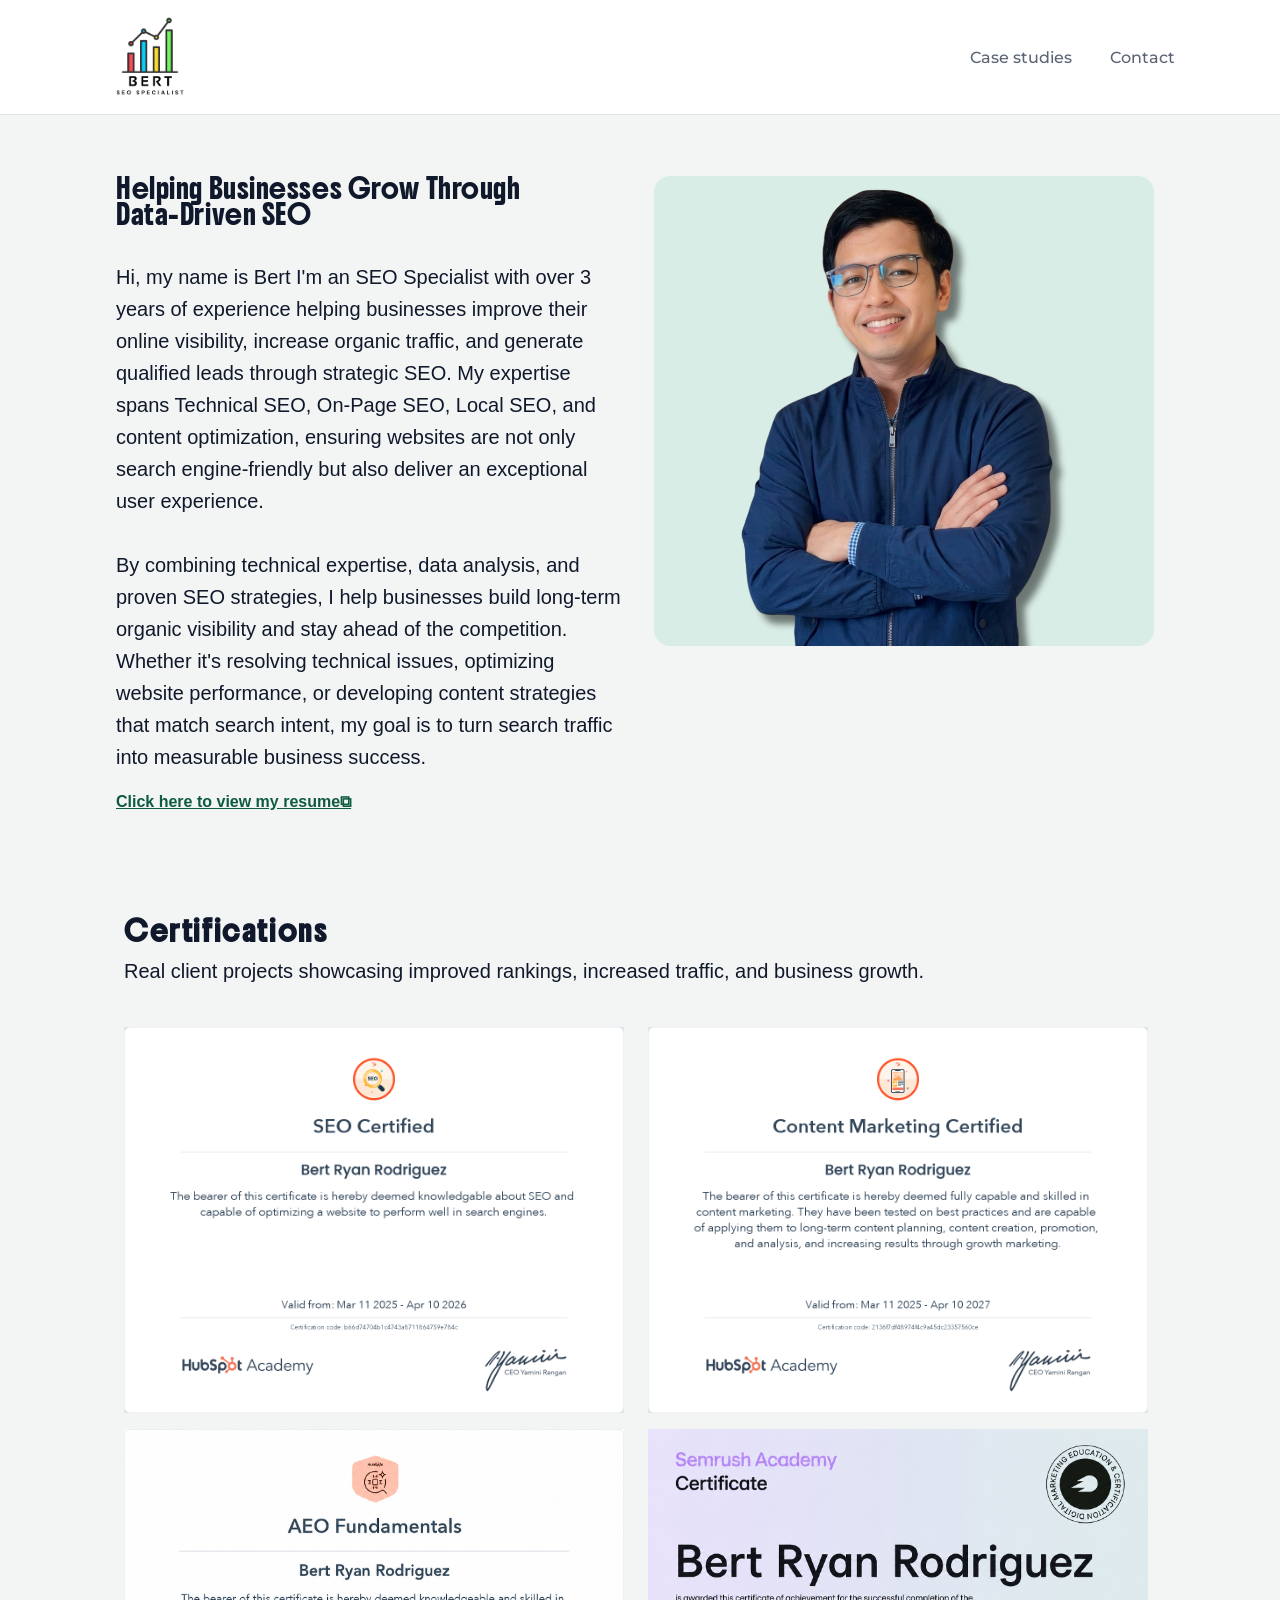
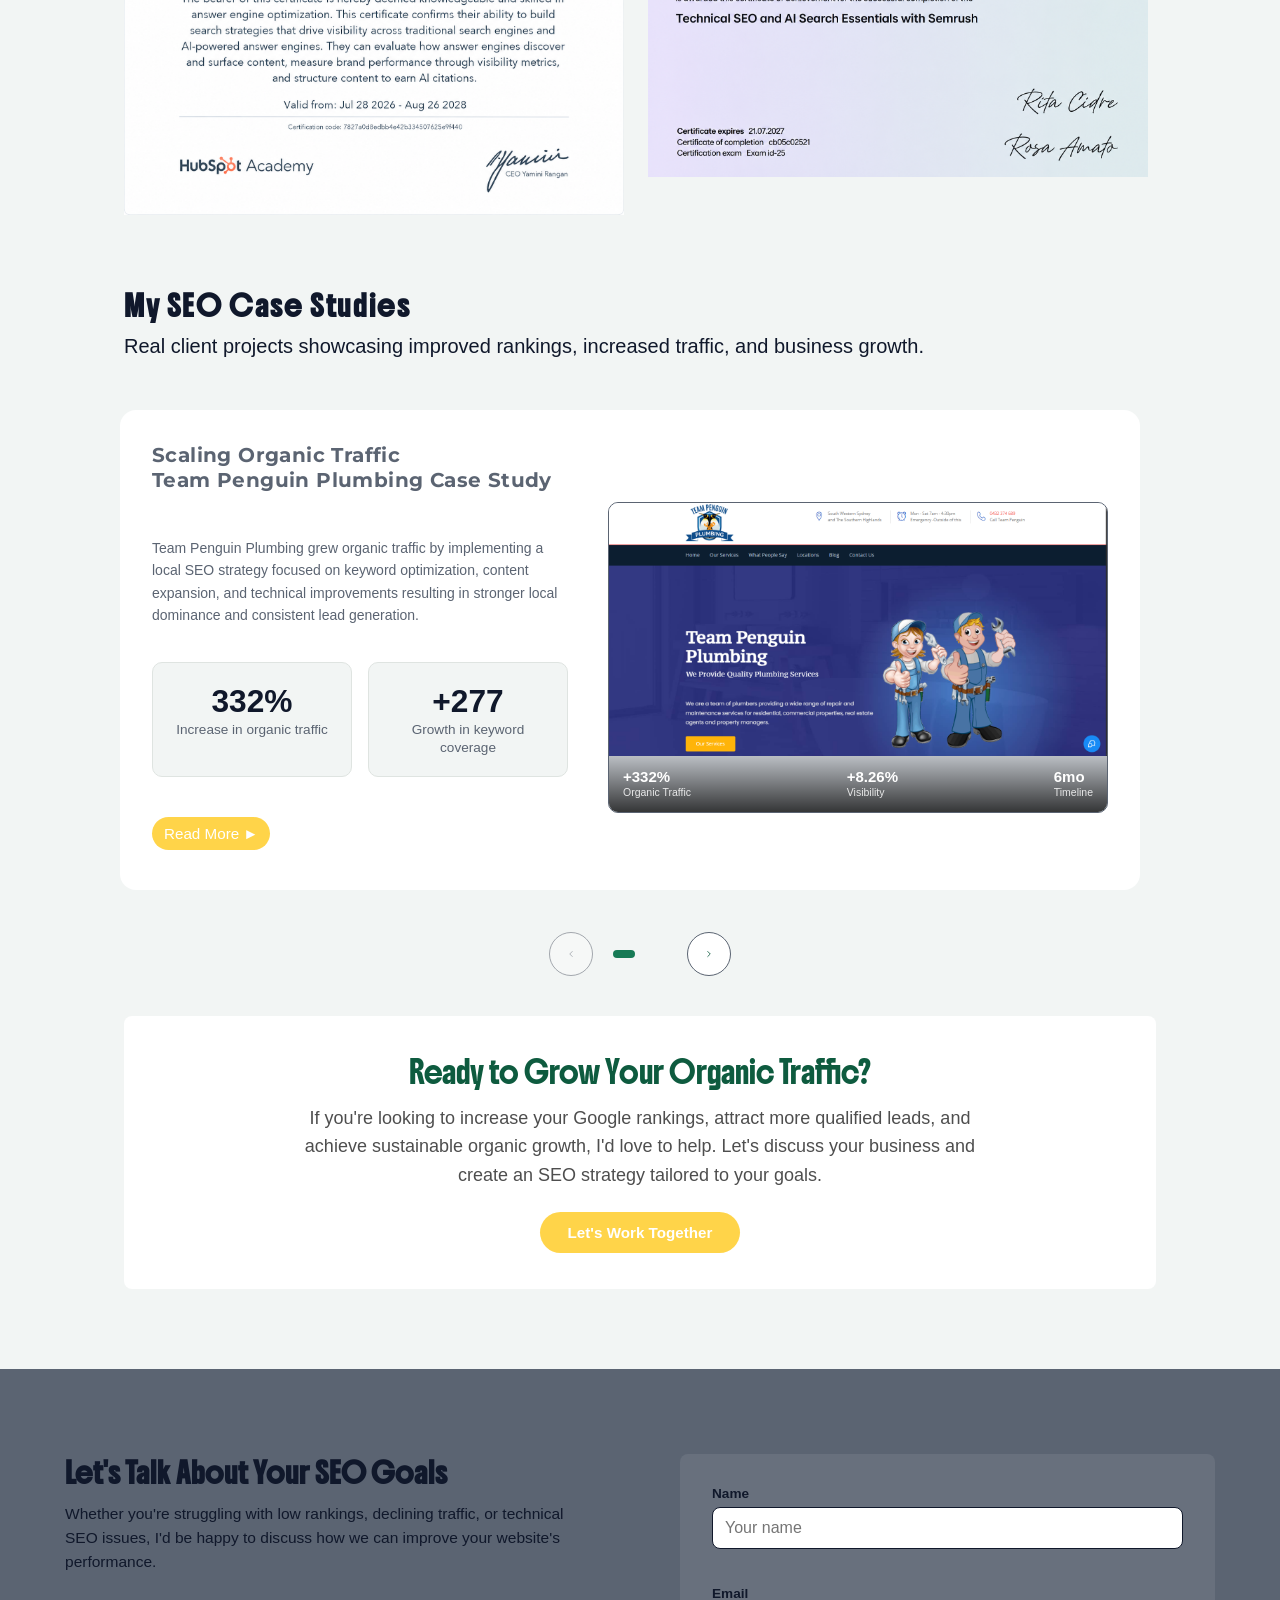
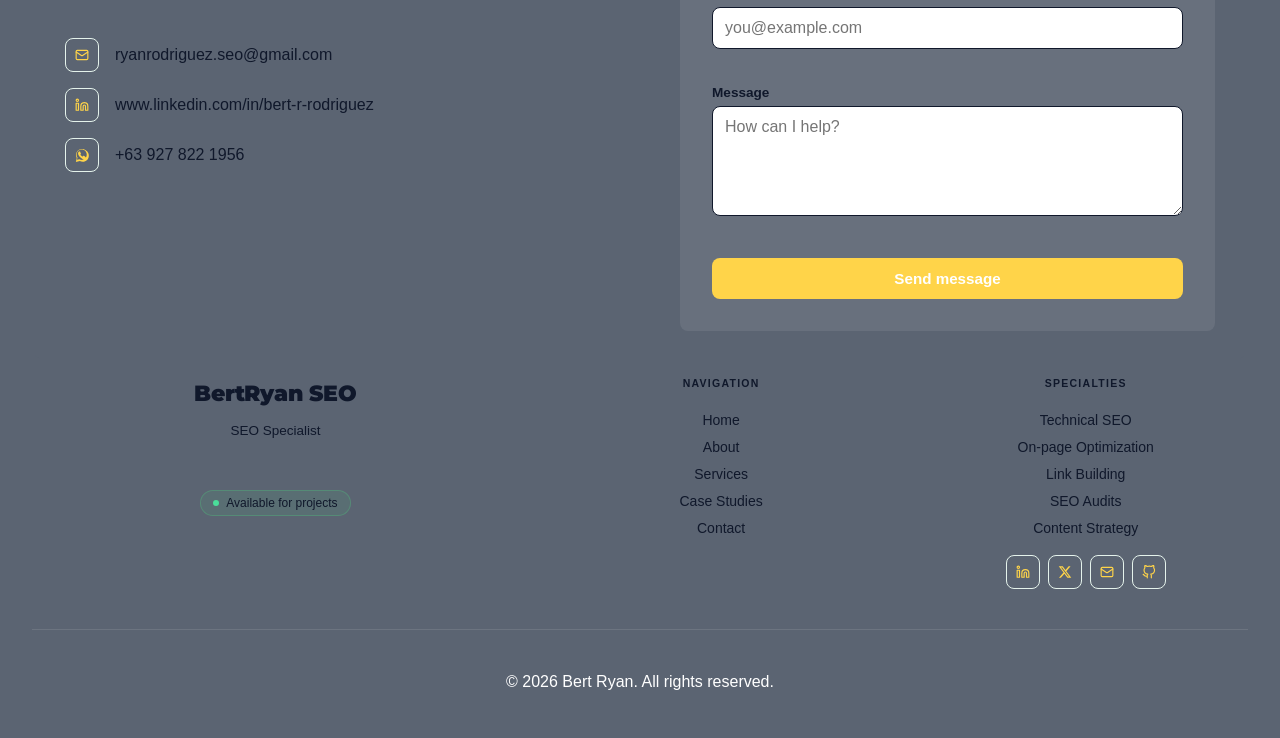
<file: seo-portfolio.html>
<!DOCTYPE html>
<html lang="en">
<head>
<meta charset="UTF-8">
<meta name="viewport" content="width=device-width, initial-scale=1.0">
<title>SEO Specialist — FAQ</title>
<link rel="preconnect" href="https://fonts.googleapis.com">
<link rel="preconnect" href="https://fonts.gstatic.com" crossorigin>
<link href="https://fonts.googleapis.com/css2?family=Boldonse&display=swap" rel="stylesheet">
<link href="https://fonts.googleapis.com/css2?family=Montserrat:ital,wght@0,100..900;1,100..900&display=swap" rel="stylesheet">
<link rel="stylesheet" href="styles2.css">
</head>

<body>
<!-- ─── NAVIGATION ─── -->
 
<header class="site-header" id="siteHeader">
  <div class="nav">
    <a class="logo" href="seo-portfolio.html"><img src="images/BERT-logo.png" alt="" style="width: 100px; height: 98px;"></a>
 
    <ul class="nav-links">
      <li><a href="#case-studies">Case studies</a></li>
      <li><a href="#contact-section">Contact</a></li>
    </ul>
 
    <button class="nav-toggle" id="navToggle" aria-label="Toggle menu" aria-expanded="false" aria-controls="mobilePanel">
      <svg class="icon-open" viewBox="0 0 24 24" fill="none" stroke-width="2" stroke-linecap="round" stroke-linejoin="round"><line x1="4" y1="7" x2="20" y2="7"/><line x1="4" y1="12" x2="20" y2="12"/><line x1="4" y1="17" x2="20" y2="17"/></svg>
      <svg class="icon-close" viewBox="0 0 24 24" fill="none" stroke-width="2" stroke-linecap="round" stroke-linejoin="round"><line x1="6" y1="6" x2="18" y2="18"/><line x1="18" y1="6" x2="6" y2="18"/></svg>
    </button>
  </div>
 
  <nav class="mobile-panel" id="mobilePanel">
    <ul>
      <li><a href="#">Home</a></li>
      <li><a href="#">Services</a></li>
      <li><a href="#">Case studies</a></li>
      <li><a href="#">FAQ</a></li>
      <li><a href="#">Contact</a></li>
    </ul>
  </nav>
</header>
<button id="scrollToTopBtn" title="Go to top">&#8593;</button>
<!-- HERO -->
<section class="hero-section">
  <div class="hero-grid">
    <div class="hero-headline"><h1>Helping Businesses Grow Through <br>Data-Driven SEO</h1>
    <p>Hi, my name is Bert I'm an SEO Specialist with over 3 years of experience helping businesses improve their online visibility, increase organic traffic, and generate qualified leads through strategic SEO. My expertise spans Technical SEO, On-Page SEO, Local SEO, and content optimization, ensuring websites are not only search engine-friendly but also deliver an exceptional user experience.<br><br>

By combining technical expertise, data analysis, and proven SEO strategies, I help businesses build long-term organic visibility and stay ahead of the competition. Whether it's resolving technical issues, optimizing website performance, or developing content strategies that match search intent, my goal is to turn search traffic into measurable business success.
<br> <a href="#" class="cta-button-hero">Click here to view my resume⧉</a></p>
    </div>
    <div class="hero-img"><img src="images/hero-section-image.png" alt=""></div>
  </div>
  <div class="mobile-hero-headline"><p>I help businesses increase organic traffic, improve search rankings, and turn website visitors into paying customers through data-driven SEO strategies tailored to your goals.</p>

</section>
<!---CERTIFICATES---->
<section class="wrap-section">
    <h2 class="section-heading">Certifications</h2>
    <p class="sub">Real client projects showcasing improved rankings, increased traffic, and business growth.</p>
<div class="certificates-section">
  <img src="images/seo_certified_.png" alt="">
  <img src="images/content_marketing_certified.png" alt="">
  <img src="images/Hubspot_AEO_Cert.png" alt="">
  <img src="images/SEMrush_cert_tech-SEO.png" alt="">
</div>
</section>
<!---PORTFOLIO SECTION-->
<section class="wrap-section" id="case-studies">
    <h2 class="section-heading">My SEO Case Studies</h2>
    <p class="sub">Real client projects showcasing improved rankings, increased traffic, and business growth.</p>

  <div class="slider-shell">
    <div class="grid-container" id="caseStudySlider">
      <!---CASESTUDY 1-->
    <div class="card-item">
      <div class="card-item-inner">  
        <div class="card-img">
          <img class="card-img-hover" src="images/TPP-coverphoto-casetudy.png" alt="Team Penguin Plumbing case study cover">
          <div class="casetudy-result">
            <div class="casetudy-result-item"><span class="result-val">+332%</span><span class="result-label">Organic Traffic</span></div>
            <div class="casetudy-result-item"><span class="result-val">+8.26%</span><span class="result-label">Visibility</span></div>
            <div class="casetudy-result-item"><span class="result-val">6mo</span><span class="result-label">Timeline</span></div>
          </div>
        </div>
        
        <div class="casetudy-desc">
           <h2>Scaling Organic Traffic <br>Team Penguin Plumbing Case Study</h2>
                <div class="card-img-mobile">
                <img class="card-img-hover" src="images/TPP-coverphoto-casetudy.png" alt="Team Penguin Plumbing case study cover">
                <div class="casetudy-result">
                  <div class="casetudy-result-item"><span class="result-val">+332%</span><span class="result-label">Organic Traffic</span></div>
                  <div class="casetudy-result-item"><span class="result-val">+8.26%</span><span class="result-label">Visibility</span></div>
                  <div class="casetudy-result-item"><span class="result-val">6mo</span><span class="result-label">Timeline</span></div>
                </div>
        </div>
          <p>Team Penguin Plumbing grew organic traffic by implementing a local SEO strategy focused on keyword optimization, content expansion, and technical improvements resulting in stronger local dominance and consistent lead generation.</p>

            <div class="stat-grid">
              <div class="stat-card">
                <span class="stat-number">332%</span>
                <span class="stat-label">Increase in organic traffic</span>
              </div>
              <div class="stat-card">
                <span class="stat-number">+277</span>
                <span class="stat-label">Growth in keyword coverage</span>
              </div>
              <a href="case-study1.html"><span class="readmore-bottom-left">Read More ►</span></a>
            </div>
        </div>
      </div>
    </div>
    <!---CASESTUDY 2-->
    <div class="card-item">
      <div class="card-item-inner">  
        <div class="card-img">
          <img class="card-img-hover" src="images/LegalServe-coverphoto-casestudy.png" alt="Team Penguin Plumbing case study cover">
          <div class="casetudy-result">
            <div class="casetudy-result-item"><span class="result-val">300%</span><span class="result-label">Increase Conversions</span></div>
            <div class="casetudy-result-item"><span class="result-val">23</span><span class="result-label">Ranking Keywords</span></div>
            <div class="casetudy-result-item"><span class="result-val">480+</span><span class="result-label">Monthly Visitors</span></div>
          </div>
        </div>
        
        <div class="casetudy-desc">
           <h2>Turning Traffic into Revenue for Legal Services Company</h2>
                <div class="card-img-mobile">
                <img class="card-img-hover" src="images/TPP-coverphoto-casetudy.png" alt="Team Penguin Plumbing case study cover">
                <div class="casetudy-result">
                  <div class="casetudy-result-item"><span class="result-val">+332%</span><span class="result-label">Organic Traffic</span></div>
                  <div class="casetudy-result-item"><span class="result-val">+8.26%</span><span class="result-label">Visibility</span></div>
                  <div class="casetudy-result-item"><span class="result-val">6mo</span><span class="result-label">Timeline</span></div>
                </div>
        </div>
          <p>A Legal Services Company boosted its organic growth by implementing technical SEO, targeted content, and strategic link building—resulting in 480 monthly visitors, 23 ranking keywords, and 119 backlinks, alongside an estimated 2–3x increase in conversions.</p>

            <div class="stat-grid">
              <div class="stat-card">
                <span class="stat-number">300%</span>
                <span class="stat-label">Increase Conversions</span>
              </div>
              <div class="stat-card">
                <span class="stat-number">480+</span>
                <span class="stat-label">Monthly Visitors</span>
              </div>
              <a href="case-study2.html"><span class="readmore-bottom-left">Read More ►</span></a>
            </div>
        </div>
      </div>
    </div>

    <!---CASESTUDY 3-->
<div class="card-item">
      <div class="card-item-inner">  
        <div class="card-img">
          <img class="card-img-hover" src="images/HealthStin-coverphoto-casestudy.png" alt="Team Penguin Plumbing case study cover">
          <div class="casetudy-result">
            <div class="casetudy-result-item"><span class="result-val">+332%</span><span class="result-label">Organic Traffic</span></div>
            <div class="casetudy-result-item"><span class="result-val">+8.26%</span><span class="result-label">Visibility</span></div>
            <div class="casetudy-result-item"><span class="result-val">6mo</span><span class="result-label">Timeline</span></div>
          </div>
        </div>
        
        <div class="casetudy-desc">
           <h2>Local SEO Growth for Healthcare services</h2>
                <div class="card-img-mobile">
                <img class="card-img-hover" src="images/TPP-coverphoto-casetudy.png" alt="Team Penguin Plumbing case study cover">
                <div class="casetudy-result">
                  <div class="casetudy-result-item"><span class="result-val">216%</span><span class="result-label">Achieved Growth</span></div>
                  <div class="casetudy-result-item"><span class="result-val">1.9K</span><span class="result-label">Monthly Visitors</span></div>
                  <div class="casetudy-result-item"><span class="result-val">$2.7K+</span><span class="result-label">Generated Value</span></div>
                </div>
        </div>
          <p>A Healthcare services company scaled its organic traffic from approximately 600 to 1,900 monthly visitors, achieving over 216% growth through targeted SEO strategies.</p>

            <div class="stat-grid">
              <div class="stat-card">
                <span class="stat-number">216%</span>
                <span class="stat-label">Achieved Growth</span>
              </div>
              <div class="stat-card">
                <span class="stat-number">$2.7K+</span>
                <span class="stat-label">Generated Value</span>
              </div>
              <a href="case-study3.html"><span class="readmore-bottom-left">Read More ►</span></a>
            </div>
        </div>
      </div>
      
    </div>


    </div>
 <!----slider-controls-->
 </div>
    <div class="slider-controls">
      <button class="slider-arrow" id="prevBtn" aria-label="Previous case study">
        <svg viewBox="0 0 24 24" fill="none" stroke="currentColor" stroke-width="2" stroke-linecap="round" stroke-linejoin="round"><path d="M15 18l-6-6 6-6"/></svg>
      </button>
      <div class="slider-dots" id="sliderDots"></div>
      <button class="slider-arrow" id="nextBtn" aria-label="Next case study">
        <svg viewBox="0 0 24 24" fill="none" stroke="currentColor" stroke-width="2" stroke-linecap="round" stroke-linejoin="round"><path d="M9 18l6-6-6-6"/></svg>
      </button>
    </div>
  </div>
  <!-------CTA SECTIION---->
  <div class="cta-section">
      <h2>Ready to Grow Your Organic Traffic?</h2>
      <p>If you're looking to increase your Google rankings, attract more qualified leads, and achieve sustainable organic growth, I'd love to help. Let's discuss your business and create an SEO strategy tailored to your goals.</p>
      <a href="#" class="cta-button">Let's Work Together</a>
    </div>
</section>



<!-------FOOTER----->
<footer class="footer" id="contact-section">
    <div class="footer-inner">

       

    <div class="talk-section-grid">
      <div>
        <h2>Let's Talk About Your SEO Goals</h2>
        <p>Whether you're struggling with low rankings, declining traffic, or technical SEO issues, I'd be happy to discuss how we can improve your website's performance.</p>
        <div class="contact-links-section">
          <!-- Email -->
         <div class="contact-links">
         <a href="mailto:alex@example.com" class="social-btn" title="Email" aria-label="Email">
              <svg viewBox="0 0 24 24" fill="none" stroke="currentColor" stroke-width="2" stroke-linecap="round" stroke-linejoin="round">
                <rect x="2" y="4" width="20" height="16" rx="2"></rect>
                <path d="m22 7-8.97 5.7a1.94 1.94 0 0 1-2.06 0L2 7"></path>
              </svg>
            </a>
          <span>ryanrodriguez.seo@gmail.com</span>
        </div>
        <!-- LinkedIn -->
         <div class="contact-links">
            <a href="#" class="social-btn" title="LinkedIn" aria-label="LinkedIn">
              <svg viewBox="0 0 24 24" fill="none" stroke="currentColor" stroke-width="2" stroke-linecap="round" stroke-linejoin="round">
                <path d="M16 8a6 6 0 0 1 6 6v7h-4v-7a2 2 0 0 0-2-2 2 2 0 0 0-2 2v7h-4v-7a6 6 0 0 1 6-6z"></path>
                <rect x="2" y="9" width="4" height="12"></rect>
                <circle cx="4" cy="4" r="2"></circle>
              </svg>
            </a>
            <span>www.linkedin.com/in/bert-r-rodriguez</span>
        </div> 
        <!-- WhatsApp --> 
        <div class="contact-links">
            <a href="#" class="social-btn" title="WhatsApp" aria-label="WhatsApp">
              <svg xmlns="http://w3.org" viewBox="0 0 448 512" width="40" height="40">
                <path fill="currentColor" d="M380.9 97.1C339 55.1 283.2 32 223.9 32c-122.4 0-222 99.6-222 222 0 39.1 10.2 77.3 29.6 111L0 512l144.1-37.8c33 18 69.8 27.5 107.5 27.5 122.4 0 222-99.6 222-222 0-59.3-23.1-115.1-65-157.1zm-157 341.6c-33.2 0-65.7-8.9-94-25.7l-6.7-4-85.5 22.4 22.8-83.3-4.4-7c-18.5-29.4-28.2-63.3-28.2-98.2 0-101.7 82.8-184.5 184.6-184.5 49.3 0 95.6 19.2 130.4 54.1 34.8 34.9 54 81.2 54 130.5 0 101.7-82.8 184.5-184.6 184.5zm101.1-138c-5.5-2.7-32.6-16.1-37.7-17.9-5.1-1.8-8.8-2.7-12.5 2.7-3.7 5.5-14.3 17.9-17.6 21.6-3.2 3.7-6.5 4.1-12 1.4-32.3-16.1-53.7-29.3-75.1-66-5.6-9.7 5.6-9 16.1-29.9 1.6-3.2.8-6-1.4-11.4-2.2-5.5-17.6-42.4-24.1-58.2-6.3-15.3-12.7-13.2-17.4-13.4-4.5-.2-9.6-.3-14.8-.3-5.2 0-13.6 1.9-20.7 9.6-7.1 7.7-27.1 26.5-27.1 64.6 0 38.1 27.7 74.8 31.6 80.1 3.9 5.3 54.6 83.3 132.3 116.9 18.5 8 32.9 12.8 44.1 16.4 18.6 5.9 35.5 5.1 48.9 3.1 14.9-2.2 37.7-15.4 43-29.5 5.3-14.1 5.3-26.2 3.7-28.7-1.5-2.5-5.4-4-10.9-6.7z"/>
              </svg>
            </a>
            <span>+63 927 822 1956</span>
        </div>     
      </div>
        
      </div>
        <div class="card-2">
              <form id="contactForm" novalidate>
                <div class="field">
                  <label for="name">Name</label>
                  <input type="text" id="name" name="name" placeholder="Your name" required>
                  <span class="error-msg" id="nameError"></span>
                </div>
            
                <div class="field">
                  <label for="email">Email</label>
                  <input type="email" id="email" name="email" placeholder="you@example.com" required>
                  <span class="error-msg" id="emailError"></span>
                </div>
            
                <div class="field">
                  <label for="message">Message</label>
                  <textarea id="message" name="message" placeholder="How can I help?" required></textarea>
                  <span class="error-msg" id="messageError"></span>
                </div>
            
                <button type="submit" id="submitBtn">Send message</button>
            
                <div class="status" id="statusBox"></div>
              </form>
            </div>     
        </div>
  


      <!-- Top Grid -->
      <div class="footer-grid">
 
        <!-- Brand -->
        <div class="brand-col">
          <p class="brand-name">BertRyan SEO</p>
          <p class="brand-tagline">SEO Specialist</p>
          <span class="availability-pill">
            <span class="dot"></span>
            Available for projects
          </span>
        </div>
 
        <!-- Navigation -->
        <div>
          <p class="col-heading">Navigation</p>
          <ul class="footer-links">
            <li><a href="#">Home</a></li>
            <li><a href="#">About</a></li>
            <li><a href="#">Services</a></li>
            <li><a href="#">Case Studies</a></li>
            <li><a href="#">Contact</a></li>
          </ul>
        </div>
 
        <!-- Specialties + Social -->
        <div>
          <p class="col-heading">Specialties</p>
          <ul class="footer-links">
            <li><a href="#">Technical SEO</a></li>
            <li><a href="#">On-page Optimization</a></li>
            <li><a href="#">Link Building</a></li>
            <li><a href="#">SEO Audits</a></li>
            <li><a href="#">Content Strategy</a></li>
          </ul>
 
          <div class="social-row">
            <!-- LinkedIn -->
            <a href="#" class="social-btn" title="LinkedIn" aria-label="LinkedIn">
              <svg viewBox="0 0 24 24" fill="none" stroke="currentColor" stroke-width="2" stroke-linecap="round" stroke-linejoin="round">
                <path d="M16 8a6 6 0 0 1 6 6v7h-4v-7a2 2 0 0 0-2-2 2 2 0 0 0-2 2v7h-4v-7a6 6 0 0 1 6-6z"></path>
                <rect x="2" y="9" width="4" height="12"></rect>
                <circle cx="4" cy="4" r="2"></circle>
              </svg>
            </a>
            <!-- X / Twitter -->
            <a href="#" class="social-btn" title="X (Twitter)" aria-label="X">
              <svg viewBox="0 0 24 24" fill="currentColor">
                <path d="M18.244 2.25h3.308l-7.227 8.26 8.502 11.24H16.17l-5.214-6.817L4.99 21.75H1.68l7.73-8.835L1.254 2.25H8.08l4.713 6.231zm-1.161 17.52h1.833L7.084 4.126H5.117z"></path>
              </svg>
            </a>
            <!-- Email -->
            <a href="mailto:alex@example.com" class="social-btn" title="Email" aria-label="Email">
              <svg viewBox="0 0 24 24" fill="none" stroke="currentColor" stroke-width="2" stroke-linecap="round" stroke-linejoin="round">
                <rect x="2" y="4" width="20" height="16" rx="2"></rect>
                <path d="m22 7-8.97 5.7a1.94 1.94 0 0 1-2.06 0L2 7"></path>
              </svg>
            </a>
            <!-- GitHub -->
            <a href="#" class="social-btn" title="GitHub" aria-label="GitHub">
              <svg viewBox="0 0 24 24" fill="none" stroke="currentColor" stroke-width="2" stroke-linecap="round" stroke-linejoin="round">
                <path d="M9 19c-5 1.5-5-2.5-7-3m14 6v-3.87a3.37 3.37 0 0 0-.94-2.61c3.14-.35 6.44-1.54 6.44-7A5.44 5.44 0 0 0 20 4.77 5.07 5.07 0 0 0 19.91 1S18.73.65 16 2.48a13.38 13.38 0 0 0-7 0C6.27.65 5.09 1 5.09 1A5.07 5.07 0 0 0 5 4.77a5.44 5.44 0 0 0-1.5 3.78c0 5.42 3.3 6.61 6.44 7A3.37 3.37 0 0 0 9 18.13V22"></path>
              </svg>
            </a>
          </div>
        </div>
 
      </div><!-- /footer-grid -->
 
      <!-- Bottom Bar -->
      <div class="footer-bottom">
        <p class="footer-copy">© 2026 Bert Ryan. All rights reserved.</p>
      </div>
 
    </div><!-- /footer-inner -->
  </footer>


<script>
//contact form 
 const form = document.getElementById('contactForm');
  const submitBtn = document.getElementById('submitBtn');
  const statusBox = document.getElementById('statusBox');
 
  const fields = {
    name: { el: document.getElementById('name'), err: document.getElementById('nameError') },
    email: { el: document.getElementById('email'), err: document.getElementById('emailError') },
    message: { el: document.getElementById('message'), err: document.getElementById('messageError') }
  };
 
  function validateField(key) {
    const { el, err } = fields[key];
    let message = '';
 
    if (el.validity.valueMissing) {
      message = 'This field is required.';
    } else if (key === 'email' && el.validity.typeMismatch) {
      message = 'Enter a valid email address.';
    } else if (key === 'message' && el.value.trim().length < 10) {
      message = 'Message should be at least 10 characters.';
    }
 
    err.textContent = message;
    return message === '';
  }
 
  Object.keys(fields).forEach((key) => {
    fields[key].el.addEventListener('blur', () => validateField(key));
    fields[key].el.addEventListener('input', () => {
      if (fields[key].err.textContent) validateField(key);
    });
  });
 
  form.addEventListener('submit', async (e) => {
    e.preventDefault();
    statusBox.className = 'status';
    statusBox.textContent = '';
 
    const allValid = Object.keys(fields)
      .map(validateField)
      .every(Boolean);
 
    if (!allValid) return;
 
    submitBtn.disabled = true;
    submitBtn.textContent = 'Sending…';
 
    // Replace this block with a real request to your backend or form service
    // e.g. fetch('/api/contact', { method: 'POST', body: new FormData(form) })
    await new Promise((resolve) => setTimeout(resolve, 900));
 
    submitBtn.disabled = false;
    submitBtn.textContent = 'Send message';
 
    statusBox.classList.add('success');
    statusBox.textContent = "Thanks — your message has been sent. We'll reply soon.";
    form.reset();
  });

  //navbar
  const navbar = document.getElementById('siteHeader');
let lastScrollY = window.scrollY; 

window.addEventListener('scroll', () => {
  const currentScrollY = window.scrollY;

  if (currentScrollY > lastScrollY) {
    
    navbar.classList.add('nav-hidden');
  } else {
    
    navbar.classList.remove('nav-hidden');
  }

 
  lastScrollY = currentScrollY;
});
 
//scroll-up-button
const scrollToTopBtn = document.getElementById("scrollToTopBtn");


window.addEventListener("scroll", () => {

  if (window.scrollY > 300) {
    scrollToTopBtn.classList.add("show");
  } else {
    scrollToTopBtn.classList.remove("show");
  }
});

scrollToTopBtn.addEventListener("click", () => {
  window.scrollTo({
    top: 0,
    behavior: "smooth" 
  });
});

//PORTFOLIO SECTION 

(function(){
  const track = document.getElementById('caseStudySlider');
  const cards = Array.from(track.children);
  const prevBtn = document.getElementById('prevBtn');
  const nextBtn = document.getElementById('nextBtn');
  const dotsWrap = document.getElementById('sliderDots');
 
  // Build one dot per card
  cards.forEach((_, i) => {
    const dot = document.createElement('button');
    dot.className = 'slider-dot';
    dot.setAttribute('aria-label', 'Go to case study ' + (i + 1));
    dot.addEventListener('click', () => scrollToCard(i));
    dotsWrap.appendChild(dot);
  });
  const dots = Array.from(dotsWrap.children);
 
  function cardStep(){
    const style = getComputedStyle(track);
    const gap = parseFloat(style.columnGap || style.gap || 0);
    return cards[0].getBoundingClientRect().width + gap;
  }
 
  function scrollToCard(i){
    track.scrollTo({ left: i * cardStep(), behavior: 'smooth' });
  }
 
  function updateUI(){
    const index = Math.round(track.scrollLeft / cardStep());
    dots.forEach((d, i) => d.classList.toggle('is-active', i === index));
    prevBtn.disabled = track.scrollLeft <= 4;
    nextBtn.disabled = track.scrollLeft >= track.scrollWidth - track.clientWidth - 4;
  }
 
  prevBtn.addEventListener('click', () => {
    track.scrollBy({ left: -cardStep(), behavior: 'smooth' });
  });
  nextBtn.addEventListener('click', () => {
    track.scrollBy({ left: cardStep(), behavior: 'smooth' });
  });
 
  let scrollTimer;
  track.addEventListener('scroll', () => {
    clearTimeout(scrollTimer);
    scrollTimer = setTimeout(updateUI, 80);
  });
 
  window.addEventListener('resize', updateUI);
  updateUI();
})();

// testimonials 
var steps = document.querySelectorAll('.seo-method-section .sms-step, .testi-section .testi-card');
 // Scroll-triggered reveal for the SEO Methodology steps
  (function(){
    var steps = document.querySelectorAll('.seo-method-section .sms-step');
    if (!('IntersectionObserver' in window)) {
      steps.forEach(function(el){ el.classList.add('is-visible'); });
      return;
    }
    var observer = new IntersectionObserver(function(entries){
      entries.forEach(function(entry){
        if (entry.isIntersecting){
          entry.target.classList.add('is-visible');
          observer.unobserve(entry.target);
        }
      });
    }, { threshold: 0.2 });
    steps.forEach(function(el){ observer.observe(el); });
  })();

(function(){
  const header = document.getElementById('siteHeader');
  const navToggle = document.getElementById('navToggle');
  const mobilePanel = document.getElementById('mobilePanel');
 
  navToggle.addEventListener('click', () => {
    const isOpen = header.classList.toggle('menu-open');
    navToggle.setAttribute('aria-expanded', String(isOpen));
  });
 
  mobilePanel.querySelectorAll('a').forEach(link => {
    link.addEventListener('click', () => {
      header.classList.remove('menu-open');
      navToggle.setAttribute('aria-expanded', 'false');
    });
  });
 
  window.addEventListener('resize', () => {
    if(window.innerWidth > 640){
      header.classList.remove('menu-open');
      navToggle.setAttribute('aria-expanded', 'false');
    }
  });
})();
//
(function(){
  const list = document.getElementById('faqList');
  const items = Array.from(list.querySelectorAll('.faq-item'));
  const searchInput = document.getElementById('faqSearch');
  const searchCount = document.getElementById('searchCount');
  const emptyState = document.getElementById('emptyState');

  function renumber(){
    let visible = 0;
    items.forEach(item => {
      if(!item.classList.contains('hidden')){
        visible++;
        const num = String(visible).padStart(2, '0');
        item.querySelector('.rank').textContent = '#' + num;
      }
    });
    emptyState.classList.toggle('show', visible === 0);
    return visible;
  }

  items.forEach(item => {
    const question = item.querySelector('.faq-question');
    const answer = item.querySelector('.faq-answer');

    question.addEventListener('click', () => {
      const isOpen = item.classList.contains('open');

      items.forEach(other => {
        other.classList.remove('open');
        other.querySelector('.faq-answer').style.maxHeight = null;
      });

      if(!isOpen){
        item.classList.add('open');
        answer.style.maxHeight = answer.scrollHeight + 'px';
      }
    });
  });

  searchInput.addEventListener('input', () => {
    const term = searchInput.value.trim().toLowerCase();

    items.forEach(item => {
      const haystack = (item.dataset.q + ' ' + item.querySelector('.q-text').textContent).toLowerCase();
      const matches = term === '' || haystack.includes(term);
      item.classList.toggle('hidden', !matches);
      if(!matches){
        item.classList.remove('open');
        item.querySelector('.faq-answer').style.maxHeight = null;
      }
    });

    const visible = renumber();
    searchCount.textContent = term ? visible + ' found' : '';
  });

  renumber();
})();
</script>

</body>
</html>
</file>
<file: styles.css>
:root{
    --ink:#10182B;
    --muted:#5B6472;
    --bg:#F2F5F4;
    --surface:#FFFFFF;
    --border:#DFE4E1;
    --accent:#177A55;
    --accent-soft:#E5F3EC;
    --accent-dark:#0E5B3F;
    --radius:12px;
    --button: #ffd449;
  }

  *{box-sizing:border-box;}

html {
  scroll-behavior: smooth;
}

#scrollToTopBtn {
  position: fixed;
  bottom: 30px;
  right: 30px;
  z-index: 99; /* Ensure it stays above other elements */
  width: 50px;
  height: 50px;
  border: none;
  outline: none;
  background-color: #333;
  color: white;
  cursor: pointer;
  border-radius: 50%;
  font-size: 20px;
  
  /* Smooth transition for fading in/out and hover effects */
  transition: opacity 0.3s ease, transform 0.3s ease; 
  opacity: 0;
  pointer-events: none; /* Prevents clicking while invisible */
}

/* Hover state */
#scrollToTopBtn:hover {
  background-color: #555;
  transform: scale(1.1); /* Slight grow effect */
}

/* Class to show the button via JavaScript */
#scrollToTopBtn.show {
  opacity: 1;
  pointer-events: auto;
}



  body{
    margin: 0;
    background:var(--bg);
    color:var(--ink);
    font-family:'Inter', sans-serif;
    
  }
  p {
    font-weight: 500;
    line-height: 1.5rem;
  }
   /* ─── NAV ─────────────────────────────────────────── */
 .site-header{
    position:fixed;
    top: 0;
    left: 0;
    width: 100%;
    z-index:1000;
    background:var(--surface);
    border-bottom:1.5px solid var(--border);
    transition: transform 0.3s ease-in-out;
  }
 .nav-hidden {transform: translateY(-100%); }
  .nav{
    max-width:1080px;
    margin:0 auto;
    display:flex;
    align-items:center;
    justify-content:space-between;
    padding:0.5rem 0;
  }
 
  .logo{
    display:flex;
    align-items:center;
    gap:8px;
    font-family:'Space Grotesk', sans-serif;
    font-weight:600;
    font-size:16px;
    color:var(--ink);
    text-decoration:none;
  }
 
  .logo .dot{
    width:8px;
    height:8px;
    border-radius:50%;
    background:var(--accent);
    flex-shrink:0;
  }
 
  .nav-links{
    display:flex;
    align-items:center;
    gap:28px;
    list-style:none;
    margin:0;
    padding:0;
  }
 
  .nav-links a{
    font-family: "Montserrat", sans-serif;
    font-size: 1rem;
    font-weight:500;
    color:var(--muted);
    text-decoration:none;
    transition:color .15s ease;
    padding: 4px 5px;
    border-radius: 8px;
  }
 
  .nav-links a:hover{ color:var(--accent-dark); background-color: var(--accent-soft); color: var(--ink); font-weight: 600;}
  .nav-links a.active{ color:var(--ink); }
 
  .nav-toggle{
    display:none;
    align-items:center;
    justify-content:center;
    width:38px;
    height:38px;
    border-radius:8px;
    border:1.5px solid var(--border);
    background:var(--surface);
    cursor:pointer;
    padding:0;
    flex-shrink:0;
  }
 
  .nav-toggle:hover{ background:var(--accent-soft); border-color:var(--accent); }
 
  .nav-toggle svg{
    width:20px;
    height:20px;
    stroke:var(--ink);
  }
 
  .nav-toggle .icon-close{ display:none; }
 
  .site-header.menu-open .nav-toggle .icon-open{ display:none; }
  .site-header.menu-open .nav-toggle .icon-close{ display:block; }
 
  .mobile-panel{
    display:none;
    max-height:0;
    overflow:hidden;
    transition:max-height .25s ease;
    border-top:1.5px solid var(--border);
  }
  .certificates-mobile {display: none;}
  
 
  .site-header.menu-open .mobile-panel{
    max-height:280px;
  }
 
  .mobile-panel ul{
    list-style:none;
    margin:0;
    padding:8px 20px 16px;
    display:flex;
    flex-direction:column;
  }
 
  .mobile-panel a{
    display:block;
    padding:12px 4px;
    font-size:15px;
    font-weight:500;
    color:var(--ink);
    text-decoration:none;
    border-bottom:1px solid var(--border);
  }
 
  .mobile-panel li:last-child a{ border-bottom:none; }
 
  @media (max-width:640px){
    .nav-links{ display:none; }
    .nav-toggle{ display:flex; }
    .mobile-panel{ display:block; }
    .certificates-mobile {display: block;}
    .certificates-desktop{display: none;}
    #contactForm{
    padding: 0.75rem;

      }
  }   

/****CASE STUDIES SECTION****/
.case-study-title h1{font-family: "Boldonse", system-ui; color: var(--ink); font-size: 2rem; font-weight: 200; margin: 8rem 0 0 0; line-height: 1.6;}
.case-study-title p { 
                        font-family: "Montserrat", sans-serif; 
                        font-size: 1.25rem; line-height: 1.3;
                        letter-spacing:0.01em;
                        font-weight: 500; 
                       }
.case-study-body h2{font-family: "Boldonse", system-ui; color: var(--accent); font-size: 1.75rem; font-weight: 200;}
.case-study-body h3{font-family:  "Montserrat", sans-serif; color: var(--accent-dark); font-size: 1.5rem; font-weight: 700; padding: 2rem 0 0 0; margin:0;}
.case-study-body h4{font-family: 'Segoe UI', Roboto, Helvetica, Arial, sans-serif; font-size: 1.35rem; line-height: 1.6; font-weight: 600; margin:0; color: var(--ink);}
.case-study-body p{ font-family: 'Segoe UI', Roboto, Helvetica, Arial, sans-serif; font-size: 1.125rem; line-height: 1.6; font-weight: 480; color: #4E4E4E;}
.case-study-body ul{font-family: 'Segoe UI', Roboto, Helvetica, Arial, sans-serif; font-size: 1.125rem; line-height: 1.6; font-weight: 480; color: #4E4E4E;}
.case-study-body ol{font-family: 'Segoe UI', Roboto, Helvetica, Arial, sans-serif; font-size: 1.125rem; line-height: 1.6; font-weight: 480; color: #4E4E4E;}
.case-study-img-grid{display: grid; grid-template-columns: 1fr 1fr; gap: 20px; place-items: cenetr; place-content: cenetr;}
.case-study-img-grid img{width: 520px;}
div.result{display: flex;}
 .strategy-item {
    display: flex;
    gap: 18px;
    padding: 20px 0;
    border-bottom: 1px solid var(--border);
  }
   .strategy-item:last-of-type {
    border-bottom: none;
  }
 
  .number {
    flex-shrink: 0;
    width: 38px;
    height: 38px;
    border-radius: 50%;
    background: var(--accent-dark);
    color: var(--surface);
    display: flex;
    align-items: center;
    justify-content: center;
    font-weight: 600;
    font-size: 1rem;
  }

 .subsection-title {
    font-size: 1.05rem;
    color: var(--text);
    margin: 24px 0 12px 0;
    font-weight: 600;
  }

  
  .stat-grid {
    display: grid;
    grid-template-columns: repeat(auto-fit, minmax(180px, 1fr));
    gap: 16px;
    margin-top: 20px;
  }
 
  .stat-card {
    background: var(--bg);
    border-radius: 10px;
    padding: 20px 16px;
    text-align: center;
    border: 0.5px solid var(--border);
  }
 
  .stat-number {
    font-size: 1.98rem;
    font-weight: 800;
    color: var(--ink);
    display: block;
  }
 
  .stat-label {
    font-size: 0.85rem;
    color: var(--muted);
    margin-top: 1rem;
  }
 
  .cta-section {
    margin-top: 40px;
    padding: 36px 32px;
    background: var(--surface);
    color: #fff;
    border-radius: 8px;
    text-align: center;
  }
 
  .cta-section h2 {
    font-family: "Boldonse", system-ui;
    margin: 0 0 12px 0;
    font-size: 1.3rem;
    color: var(--accent-dark);
    font-weight: 300;
  }
 
  .cta-section p {
    margin: 0 auto 22px auto;
    max-width: 720px;
    font-family: 'Segoe UI', Roboto, Helvetica, Arial, sans-serif; font-size: 1.125rem; line-height: 1.6; font-weight: 490; color: #4E4E4E;
  }
 
  .cta-button {
    display: inline-block;
    background: #ffd449;
    color: #fff;
    text-decoration: none;
    font-weight: 600;
    padding: 12px 28px;
    border-radius: 30px;
    font-size: 0.95rem;
    transition: transform 0.15s ease, box-shadow 0.15s ease;
  }
 .cta-button-hero{
    display: inline-block;
    background: var(--bg);
    color:  var(--accent-dark);
    text-decoration: none;
    font-weight: 600;
    padding-top: 1rem;
    border-radius: 30px;
    font-size: 1rem;
    transition: transform 0.15s ease, box-shadow 0.15s ease;
    text-decoration: underline;
  }
  .cta-button:hover {
    transform: translateY(-2px);
    box-shadow: 0 6px 16px rgba(255,107,53,0.35);
    color: var(--ink);
  }

  .cta-button-hero:hover {
    transform: translateY(-2px);
    color: var(--ink);
    
  }
 
  @media (max-width: 600px) {
    .header, .content {
      padding: 24px;
    }
    .strategy-item {
      gap: 12px;
    }
    .cta-section {
      padding: 28px 20px;
    }
  }


   .talk-section-grid {
    display: grid;
    grid-template-columns: 1fr 1fr;
    gap: 5rem;
    padding: 28px 32px;
    background: transparent;
    border: 1px solid var(--muted);
    border-radius: 12px;
  }
 
  .talk-section-grid  h2 {
    font-family: "Boldonse", system-ui;
    margin: 0 0 10px 0;
    font-size: 1.25rem;
    color: var(--ink);
  }
 
  .talk-section-grid  p {
    margin: 0;
    color: var(--ink);
    font-size: 0.97rem;
    font-weight: 500;

  }
 .stories-section {
    margin-top: 30px;
  }
 
  .stories-section h2 {
    font-family:  "Montserrat", sans-serif; color: var(--accent-dark); font-size: 1.5rem; font-weight: 700; padding: 0.5rem 1rem ;
  }
   .story-list {
    list-style: none;
    padding: 0;
    margin: 0;
    display: flex;
    flex-direction: column;
    gap: 12px;
  }
.story-card {
    display: flex;
    align-items: center;
    justify-content: space-between;
    padding: 16px 20px;
    background: var(--surface);
    border: 1px solid var(--border);
    border-radius: 8px;
    text-decoration: none;
    color: var(--ink);
    font-weight: 500;
    font-size: 0.95rem;
    transition: background 0.15s ease, transform 0.15s ease;
  }
 
  .story-card:hover {
    background: var(--accent-soft);
    transform: translateX(2px);
  }
 
  .story-card span.arrow {
    color: var(--accent);
    font-weight: bold;
    margin-left: 12px;
    flex-shrink: 0;
  }

/*----- HERO SECTION--------*/
.hero-grid {
  display: grid;
  grid-template-columns: 1fr 1fr;
  gap: 1.75rem;
}
.hero-img img{width: 500px;
height: auto; background-color:rgba(175, 224, 206, 0.4); border: solid 2px var(--bg);  border-radius: 16px; margin-bottom: 1rem;}

 .hero-section{
    max-width:1080px;
    margin:3rem auto;
    padding-top: 8rem;
    place-self: center;
    place-items: center;
  }
.hero-headline {padding: 0;} 
.hero-headline h1{font-size: 1.5rem; line-height: 1.5;} 

.hero-stat-grid{display: grid;
               grid-template-columns: 1fr 1fr 1fr;
                gap: 16px;
                margin-top: 20px;}
.hero-stat-card{padding: .5rem; border: solid 1px var(--accent); border-radius:12px; text-align: center; background-color: #C7E4EE;}
.hero-logo-grid img{width: 80px; border: none;}
.hero-img b { font-family: "Montserrat", sans-serif; 
      font-size: 1rem; line-height: 1.3; font-weight: 600;}

/* ─── SERVICES ─── */

.services-header {
  display: flex;
  justify-content: space-between;
  align-items: flex-end;
  gap: 2rem;
  margin-bottom: 4rem;
  flex-wrap: wrap;
}

.service-icon-btn-container {
  display: flex;
}
.services-grid {
  display: grid;
  grid-template-columns: repeat(auto-fit, minmax(330px, 1fr));
  gap: 1.5px;
  place-self: center;
}

.service-card {
  background: var(--bg);
  padding: 1.5rem;
  position: relative;
  overflow: hidden;
  cursor: default;
  transition: background 0.4s;
}

.service-card::after {
  content: '';
  position: absolute;
  bottom: 0;
  left: 0;
  width: 100%;
  height: 2px;
  background: var(--accent);
  transform: scaleX(0);
  transform-origin: left;
  transition: transform 0.4s ease;
}

.service-card:hover { background: transparent; transition-delay: 0.5s; 
  p{color:var(--ink)}
  h3{text-shadow: 1px 1px 2px rgba(0, 0, 0, 0.15);}}
.service-card:hover::after { transform: scaleX(1); }

.service-icon {
  width: 2px; height: 2px;
  border-radius: 12px;
  display: flex;
  align-items: center;
  justify-content: center;
  font-size: 1.5rem;
  z-index: 1;
}
.service-icon img {
   width: 80px; height: 80px;
   border-radius: 12px;
   margin-left: 5rem;
   margin-top: 4rem;
}


.icon-green { background: rgba(0,229,160,0.1); }
.icon-blue { background: rgba(0,102,255,0.1); }
.icon-purple { background: rgba(124,58,237,0.1); }
.icon-orange { background: rgba(255,100,0,0.1); }
.icon-teal { background: rgba(0,200,200,0.1); }

.service-card h3 {
  font-family: "Montserrat", sans-serif;
  font-size: 1.2rem;
  font-weight: 700;
  margin-bottom: 0.75rem;
  position: relative;
  z-index: 1;
  color: var(--accent);
}

.service-card p {
  font-family: "Montserrat", sans-serif;
  color: var(--muted);
  font-size: 0.92rem;
  line-height: 1.75;
  position: relative;
  z-index: 1;
}

.service-tags {
  display: flex;
  flex-wrap: wrap;
  gap: 0.4rem;
  margin-top: 1.25rem;
  position: relative;
  z-index: 1;
}

.tag {
  font-size: 0.72rem;
  font-weight: 600;
  letter-spacing: 0.05em;
  padding: 0.25rem 0.65rem;
  border-radius: 4px;
  background: transparent;
  color: var(--muted);
  border: 1px solid var(--accent2);
}

.certificates-section{display: grid; grid-template-columns: 1fr 1fr 1fr 1fr; gap: 2px}
.certificates-section img{width: 240px; height: auto;}

  section.wrap-section{
    max-width: 1080px;
    margin: auto;
    padding:0px 24px 80px;
  }
 .wrap-section-services{
    margin:auto;
    padding:64px 24px 80px;
    background-color: var(--surface);
  }
  /* ---------- Header ---------- */
  .sms-header{
    text-align:left;
    max-width:640px;
    margin:0 auto 40px;
    justify-content: left;
  }
  .sms-eyebrow{
    display:inline-block;
    font-size:12px;
    font-weight:700;
    letter-spacing:.14em;
    text-transform:uppercase;
    color:var(--accent);
    background:var(--accent-soft);
    padding:6px 14px;
    border-radius:999px;
    margin-bottom:16px;
  }
  .section-heading{
    font-size: 2.5rem;
    line-height:1.15;
    margin:0 0 12px;
    letter-spacing:0.08em;
    font-family: "Boldonse", system-ui;
    text-align: center;
  }
  .sub{
    color:var(--muted);
    font-size:16px;
    line-height:1.6;
    margin:0;
  }
  
 
  /* ---------- PORTFOLIO SECTION 
  Slider shell ---------- */


  .slider-shell{
    position:relative;
  }
 
  .grid-container{
    display:flex;
    gap:24px;
    overflow-x:auto;
    scroll-snap-type:x mandatory;
    scroll-behavior:smooth;
    padding:8px 4px 28px;
    margin:0 -4px;
    -webkit-overflow-scrolling:touch;
    scrollbar-width:none;
  }
  .grid-container::-webkit-scrollbar{ display:none; }
 
  /* ---------- Card ---------- */
  .card-item{
    flex:0 0 auto;
    width: 1020px;
    height: 480px;
    scroll-snap-align:start;
    background:var(--surface);
    border:1px solid var(--line);
    border-radius:16px;
    overflow:hidden;
    display:flex;
    flex-direction:column;
    transition:transform .25s ease, box-shadow .25s ease;
    justify-content: center;
    align-items: center;
  }
  .card-item-inner{display:flex; flex-direction:row-reverse; align-items:flex-start; place-items: center; padding: 0 .75rem;}

  .card-img:hover{
    transform:translateY(-4px);
    box-shadow:0 16px 32px -18px rgba(21,26,35,.25);
  }
 
  .card-item h2{
    font-size:18px;
    line-height:1.35;
    margin:0;
    padding:20px 20px 0;
    font-weight:700;
  }
 
  .card-img{
    position:relative;
    margin:16px 20px 0;
    border: 0.5px solid var(--muted);
    border-radius:10px;
    background:#dfe4ea;
    width: 500px;
    height: auto;
    overflow: hidden;
  }
  .card-img-mobile{display: none;}
  .card-img-hover{
    width: 100%;
    height: 100%;
    object-fit: cover;
    display:block;
    transition:transform .4s ease;
  }
  .card-img:hover .card-img-hover{
    transform:scale(1.05);
  }
 
  .casetudy-result{
    left:0; right:0; bottom:0;
    display:flex;
    justify-content:space-between;
    gap:8px;
    padding:12px 14px;
    background:linear-gradient(0deg, rgba(0, 0, 0, 0.766), rgba(0, 0, 0, 0.164));
  }
  .casetudy-result-item{
    display:flex;
    flex-direction:column;
    color:#fff;
  }
  .result-val{
    font-size:15px;
    font-weight:800;
    line-height:1.2;
  }
  .result-label{
    font-size:10.5px;
    opacity:.85;
    line-height:1.3;
  }
 
  .casetudy-desc{
    padding:16px 20px 22px;
    flex:1;
    display:flex;
    flex-direction:column;
  }
  .casetudy-desc h2 {padding: 0; margin: 0;}
  .casetudy-desc p{
    font-size:14px;
    line-height:1.6;
    color:var(--muted);
    margin:0 0 16px;
    flex:1;
  }
  .readmore-bottom-left
    {
    display: inline-block;
    margin: 1.5rem 0 0 0 ;
    background: #ffd449;
    color: #fff;
    text-decoration: none;
    font-weight: 500;
    padding: 8px 12px;
    border-radius: 30px;
    font-size: 0.95rem;
    transition: transform 0.15s ease, box-shadow 0.15s ease;
  }
  .readmore-bottom-left:hover {
    transform: translateY(-2px);
    box-shadow: 0 6px 16px rgba(255,107,53,0.35);
  }

  .casetudy-desc a{ text-decoration:none; align-self:flex-start; }
 
  /* ---------- Controls ---------- */
  .slider-controls{
    display:flex;
    align-items:center;
    justify-content:center;
    gap:20px;
    margin-top:8px;
  }
  .slider-arrow{
    width:44px;
    height:44px;
    border-radius:50%;
    border:1px solid var(--muted);
    background:var(--surface);
    color:var(--accent-dark);
    display:flex;
    align-items:center;
    justify-content:center;
    cursor:pointer;
    transition:background .2s ease, border-color .2s ease, opacity .2s ease;
  }
  .slider-arrow:hover{
    background:var(--accent);
    border-color:var(--accent);
    color:#fff;
  }
  .slider-arrow:disabled{
    opacity:.35;
    cursor:default;
    background:var(--surface);
    color:var(--ink);
    border-color:var(--line);
  }
  .slider-arrow svg{ width: 18px; height:18px; }
 
  .slider-dots{
    display:flex;
    gap:8px;
  }
  .slider-dot{
    width:8px;
    height:8px;
    border-radius:50%;
    background:var(--line);
    border:none;
    padding:0;
    cursor:pointer;
    transition:background .2s ease, width .2s ease;
  }
  .slider-dot.is-active{
    background:var(--accent);
    width:22px;
    border-radius:5px;
  }

/*SEO methodology*/
.seo-method-section *{
    box-sizing:border-box;
  }
 
  .seo-method-section{
    font-family:'Inter',-apple-system,BlinkMacSystemFont,'Segoe UI',Roboto,sans-serif;
    color:var(--ink);
    padding:110px 24px;
    position:relative;
    overflow:hidden;
  }
 
  .seo-method-section::before{
    content:"";
    position:absolute;
    top:-160px;
    right:-160px;
    width:480px;
    height:480px;
    pointer-events:none;
  }
 
  .sms-wrap{
    max-width:var(--maxw);
    margin:0 auto;
    position:relative;
    z-index:1;
  }
 
  /* ---- Header ---- */
  .sms-header{
    text-align:center;
    max-width:680px;
    margin:0 auto 76px;
  }
 
  .sms-eyebrow{
    display:inline-flex;
    align-items:center;
    gap:8px;
    font-size:13px;
    font-weight:600;
    letter-spacing:.06em;
    text-transform:uppercase;
    color:var(--accent);
    background:var(--accent-soft);
    padding:7px 16px;
    border-radius:999px;
    margin-bottom:22px;
  }
 
  .sms-eyebrow::before{
    content:"";
    width:6px;
    height:6px;
    border-radius:50%;
    background:var(--accent);
    flex-shrink:0;
  }
 
  .sms-header h2{
    font-size:clamp(30px, 4vw, 44px);
    line-height:1.15;
    font-weight:800;
    letter-spacing:-0.02em;
    margin:0 0 18px;
    color:var(--ink);
  }
 
  .sms-header p{
    font-size:17px;
    line-height:1.65;
    color:var(--ink-soft);
    margin:0;
    font-weight:400;
  }
 
  /* ----//// Process grid ////---- */
  .sms-grid{
    display:grid;
    grid-template-columns:repeat(3, 1fr);
    gap:28px;
    position:relative;
  }
 
  .sms-step{
    background:var(--surface);
    border:1px solid var(--line);
    border-radius:var(--radius);
    padding:36px 30px 32px;
    position:relative;
    opacity:0;
    transform:translateY(22px);
    transition:opacity .6s ease, transform .6s ease, box-shadow .25s ease, border-color .25s ease;
  }
 
  .sms-step.is-visible{
    opacity:1;
    transform:translateY(0);
  }
 
  .sms-step:hover{
    border-color:rgba(37,81,255,0.35);
    box-shadow:0 16px 40px -20px rgba(15,23,32,0.18);
  }
 
  .sms-step-top{
    display:flex;
    align-items:center;
    justify-content:space-between;
    margin-bottom:22px;
  }
 
  .sms-num{
    font-size:14px;
    font-weight:700;
    color:#b7bdc9;
    letter-spacing:.02em;
  }
 
  .sms-icon{
    width:46px;
    height:46px;
    border-radius:12px;
    background:var(--accent-soft);
    display:flex;
    align-items:center;
    justify-content:center;
    color:var(--accent);
    flex-shrink:0;
  }
 
  .sms-icon svg{
    width:22px;
    height:22px;
    stroke:currentColor;
    fill:none;
    stroke-width:1.8;
    stroke-linecap:round;
    stroke-linejoin:round;
  }
 
  .sms-step h3{
    font-size:19px;
    font-weight:700;
    letter-spacing:-0.01em;
    margin:0 0 10px;
    color:var(--ink);
  }
 
  .sms-step p{
    font-family: "Montserrat", sans-serif;
    font-size:15px;
    line-height:1.65;
    color:var(--ink-soft);
    margin:0;
  }
 
  .sms-connector{
    position:absolute;
    top:64px;
    right:-28px;
    width:28px;
    height:1px;
    background:repeating-linear-gradient(to right, var(--line) 0 6px, transparent 6px 12px);
  }
 
  .sms-step:nth-child(3) .sms-connector,
  .sms-step:nth-child(6) .sms-connector{
    display:none;
  }
 
  /* stagger reveal delays */
  .sms-step:nth-child(1){ transition-delay:.02s; }
  .sms-step:nth-child(2){ transition-delay:.10s; }
  .sms-step:nth-child(3){ transition-delay:.18s; }
  .sms-step:nth-child(4){ transition-delay:.26s; }
  .sms-step:nth-child(5){ transition-delay:.34s; }
  .sms-step:nth-child(6){ transition-delay:.42s; }
 
  /* ---- Responsive - portfolio section--- */
  @media (max-width: 900px){
    .sms-grid{ grid-template-columns:repeat(2, 1fr); }
    .sms-connector{ display:none; }
  }
 
  @media (max-width: 600px){
    .seo-method-section{ padding:72px 18px; }
    .sms-header{ margin-bottom:48px; }
    .sms-grid{ grid-template-columns:1fr; gap:18px; }
  }
 
  @media (prefers-reduced-motion: reduce){
    .sms-step{
      transition:none;
      opacity:1;
      transform:none;
    }
  }


/*TESTIMONIALS*/
.testi-section{
  font-family:'Inter',-apple-system,BlinkMacSystemFont,'Segoe UI',Roboto,sans-serif;
  background:var(--surface);
  color:var(--ink);
  padding:110px 24px;
}

.testi-grid{
  display:grid;
  grid-template-columns:repeat(3, 1fr);
  gap:28px;
}

.testi-card{
  background:var(--bg);
  border:1px solid var(--line);
  border-radius:var(--radius);
  padding:34px 30px;
  opacity:1;
  transform:translateY(22px);
  transition:opacity .6s ease, transform .6s ease, box-shadow .25s ease, border-color .25s ease;
}

.testi-card.is-visible{ opacity:1; transform:translateY(0); }

.testi-card:hover{
  border-color:rgba(37,81,255,0.35);
  box-shadow:0 16px 40px -20px rgba(15,23,32,0.18);
}

.testi-quote{
  display:inline-flex;
  width:38px; height:38px;
  border-radius:10px;
  background:var(--accent-soft);
  color:var(--accent);
  align-items:center; justify-content:center;
  margin-bottom:18px;
}
.testi-quote svg{ width:18px; height:18px; fill:currentColor; }

.testi-stars{
  color:#f5a623;
  font-size:14px;
  letter-spacing:2px;
  margin-bottom:14px;
}

.testi-text{
  font-size:15px;
  line-height:1.7;
  color:var(--ink);
  margin:0 0 26px;
}

.testi-person{
  display:flex;
  align-items:center;
  gap:12px;
  padding-top:20px;
  border-top:1px solid var(--line);
}

.testi-avatar{
  width:42px; height:42px;
  border-radius:50%;
  background:var(--accent);
  color:#fff;
  font-weight:700;
  font-size:13px;
  display:flex; align-items:center; justify-content:center;
  flex-shrink:0;
}

.testi-person div{ display:flex; flex-direction:column; line-height:1.4; }
.testi-person strong{ font-size:14px; font-weight:700; color:var(--ink); }
.testi-person span{ font-size:13px; color:var(--ink-soft); }

@media (max-width:900px){
  .testi-grid{ grid-template-columns:1fr 1fr; }
}
@media (max-width:600px){
  .testi-section{ padding:72px 18px; }
  .testi-grid{ grid-template-columns:1fr; gap:18px; }
}



/*FAQ*/

  section {
    padding: 1rem;
  }  
  .wrap-section{
    max-width:1080px;
    margin:3rem auto;
  }

  .eyebrow::before{
    content:"";
    width:7px;
    height:7px;
    border-radius:50%;
    background:var(--accent);
    display:inline-block;
  }

  h1{
    font-family: "Boldonse", system-ui;
    font-weight: 500;
    font-size:3.25rem;
    line-height: 1.4;
    margin:0 0 2rem;
    letter-spacing:0.03em;
    }
  .hero-headline p{ font-family: "Montserrat", sans-serif; 
      font-size: 1.25rem; line-height: 1.3;
      letter-spacing:0.01em; margin-bottom: 2.5rem;}
    .mobile-hero-headline p{display: none;}
    .mobile-hero-desc p{display: none;}
    .mobile-hero-headline a{display: none;}
  .sms-header h2{
    font-family: "Boldonse", system-ui;
    font-weight: 500;
    font-size: 2.5rem;
    line-height: 1.4;
    margin:0 0 2rem;
    letter-spacing:0.02em;
  }
  h3{font-family: "Montserrat", sans-serif;
    font-weight:500;
    font-size: 1.75rem;
    line-height:1.15;
    margin:0 0 12px;
    padding-bottom: 2rem;
    letter-spacing:-0.01em;
  }  
  .card-item h2 {font-family: "Montserrat", sans-serif;
    font-weight: 700;
    font-size: 1.25rem;
    line-height:1.25;
    margin:0 0 12px;
    padding-bottom: 2rem;
    letter-spacing:0.02em;
    color: var(--muted);
    }
  .sub{
    color:var(---ink);
    font-size:1rem;
    line-height:1.75rem;
    margin:0 0 32px;
   
  }
  p.sub {text-align: center; 
         font-family: "Montserrat", sans-serif; 
        font-size: 1.25rem; line-height: 1.3;
        letter-spacing:0.01em;
        font-weight: 500; 
  }
  .search{
    position:relative;
    margin-bottom:28px;
  }

  .search input{
    width:100%;
    height:50px;
    border-radius:var(--radius);
    border:1.5px solid var(--border);
    background:var(--surface);
    padding:0 46px 0 44px;
    font-family: "Montserrat", sans-serif;
    font-size:15px;
    color:var(--ink);
    outline:none;
    transition:border-color .15s ease, box-shadow .15s ease;
  }

  .search input::placeholder{ color:#9AA2AC; }

  .search input:focus{
    border-color:var(--accent);
    box-shadow:0 0 0 4px var(--accent-soft);
  }

  .search svg{
    position:absolute;
    left:15px;
    top:50%;
    transform:translateY(-50%);
    width:18px;
    height:18px;
    stroke:var(--muted);
    pointer-events:none;
  }

  .search-count{
    position:absolute;
    right:16px;
    top:50%;
    transform:translateY(-50%);
    font-family: "Montserrat", sans-serif;
    font-size:12px;
    color:var(--muted);
  }

  .faq-list{
    display:flex;
    flex-direction:column;
    gap:10px;
  }

  .faq-item{
    background:var(--surface);
    border:1.5px solid var(--border);
    border-radius:var(--radius);
    overflow:hidden;
    transition:border-color 0.2s ease;
  }

  .faq-item.open{
    border-color:var(--accent);
  }

  .faq-item.hidden{
    display:none;
  }

  .faq-question{
    width:100%;
    display:flex;
    align-items:center;
    gap:16px;
    background:none;
    border:none;
    text-align:left;
    padding:18px 20px;
    cursor:pointer;
    font-family: "Montserrat", sans-serif;
    margin: 0;
  }

  .faq-question:hover{
    background:var(--accent-soft);
  }

  .rank{
    font-family:'IBM Plex Mono', monospace;
    font-size:12px;
    font-weight:500;
    color:var(--accent-dark);
    background:var(--accent-soft);
    border-radius:6px;
    padding:4px 7px;
    min-width:30px;
    text-align:center;
    flex-shrink:0;
  }

  .faq-question span.q-text{
    flex:1;
    font-size:16px;
    font-weight:500;
    color:var(--ink);
    line-height:1.4;
  }

  .chevron{
    flex-shrink:0;
    width:18px;
    height:18px;
    stroke:var(--muted);
    transition:transform .2s ease;
  }

  .faq-item.open .chevron{
    transform:rotate(180deg);
    stroke:var(--accent);
  }

  .faq-answer{
    max-height:0;
    overflow:hidden;
    transition:max-height .28s ease;
  }

  .faq-answer-inner{
    padding:0 20px 20px 66px;
    color:var(--muted);
    font-size:14.5px;
    line-height:1.65;
  }

  .empty{
    text-align:center;
    padding:40px 20px;
    color:var(--muted);
    font-size:14px;
    display:none;
  }

  .empty.show{ display:block; }

  @media (prefers-reduced-motion: reduce){
    .faq-answer, .chevron{ transition:none; }
  }

  @media(max-width:320px){
    body{ padding:0 16px; }
    .faq-answer-inner{ padding-left:20px; }

  }

/****FOOTER***/
      /* ─── FOOTER ─────────────────────────────────── */

    .footer {
      background: var(--muted);
      color: var(--slate-400);
      padding: 3.5rem 2rem 1.75rem;
      margin: auto;

    }
 
    .footer-inner {
      max-width: 1600px;
      margin: auto;
    }
    /*----------------Contact FOrm-------*/
     .card-2 {
    width: 100%;
    place-content: center;
    justify-content: center;
     }

    .contact-links{ display: flex; gap: 1rem; margin-bottom: 1rem;}
    .contact-links span{ align-content: center;}
    .contact-links-section{margin-top: 4rem;}
  .subtitle {
    margin: 0 0 28px;
    color: var(--ink);
    font-size: 0.95rem;
    line-height: 1.5;
  }
 
  form {
    display: flex;
    flex-direction: column;
    gap: 18px;
    border: 1px rgba(255, 255, 255, 0.079);
    padding: 2rem;
    border-radius: 8px;
    background-color: rgba(255, 255, 255, 0.079);
  }
 
  .field {
    display: flex;
    flex-direction: column;
    gap: 6px;
  }
 
  label {
    font-size: 0.85rem;
    font-weight: 700;
    color: var(--ink);
  }
 
  input,
  textarea {
    font: inherit;
    padding: 11px 12px;
    border: 1px solid var(--ink);
    border-radius: 8px;
    background: var(--surface);
    color: var(--ink);
    outline: none;
    transition: border-color 0.15s ease, box-shadow 0.15s ease;
  }
 
  textarea {
    resize: vertical;
    min-height: 110px;
  }
 
  input:focus,
  textarea:focus {
    border-color: var(--accent);
    box-shadow: 0 0 0 3px var(--accent-soft);
  }
 
  input:invalid:not(:placeholder-shown),
  textarea:invalid:not(:placeholder-shown) {
    border-color: var(--error);
  }
 
  .error-msg {
    font-size: 0.78rem;
    color: rgba(144, 6, 16, 0.544);
    min-height: 1em;
  }
 
  button {
    margin-top: 6px;
    padding: 12px 16px;
    border: none;
    border-radius: 8px;
    background: var(--button);
    color: #fff;
    font-size: 0.95rem;
    font-weight: 600;
    cursor: pointer;
    transition: opacity 0.15s ease, transform 0.05s ease;
  }
 
  button:hover { opacity: 0.9; }
  button:active { transform: scale(0.99); }
  button:disabled { opacity: 0.6; cursor: not-allowed; }
 
  .status {
    margin-top: 16px;
    padding: 12px 14px;
    border-radius: 8px;
    font-size: 0.88rem;
    display: none;
  }
 
  .status.success {
    display: block;
    background: var(--accent-soft);
    color: var(--accent);
  }
 
  .status.failure {
    display: block;
    background: #f7e6e1;
    color: var(--error);
  }

    /* ─── TOP GRID ───────────────────────────────── */
    .footer-grid {
      display: grid;
      grid-template-columns: 1.5fr 1fr 1fr;
      gap: 2.5rem;
      padding-bottom: 2.5rem;
      border-bottom: 0.5px solid rgba(255,255,255,0.1);
      text-align: center;
      justify-content: center;
  
    }
 
    /* Brand column */
    .brand-name {
      font-family: 'Montserrat', serif;
      font-size: 22px;
      font-weight: 900;
      color: var(--blue-400);
      margin-bottom: 10px;
      letter-spacing: -0.01em;
    }

    .brand-tagline {
      font-size: 13.5px;
      color: var(--gray-800);
      line-height: 1.65;
      font-weight: 500 ;
      margin-bottom: 3rem;
      padding: 0 3rem;     
      text-align: center;
      justify-content: center;
      align-items: center;
    }
 
    .availability-pill {
      display: inline-flex;
      align-items: center;
      gap: 7px;
      font-size: 12px;
      color: var(--amber-500);
      background: rgba(74, 222, 128, 0.08);
      border: 0.5px solid rgba(74, 222, 128, 0.25);
      padding: 5px 12px;
      border-radius: 100px;
    }
 
    .dot {
      width: 6px;
      height: 6px;
      border-radius: 50%;
      background: #4ade9a;
      animation: blink 2s ease-in-out infinite;
    }
 
    @keyframes blink {
      0%, 100% { opacity: 1; }
      50%       { opacity: 0.3; }
    }
 
    /* Column titles */
    .col-heading {
      font-size: 10.5px;
      font-weight: 600;
      letter-spacing: 0.12em;
      text-transform: uppercase;
      color: var(--gray-800);
      margin-bottom: 14px;
    }
 
    /* Link lists */
    .footer-links {
      list-style: none;
      display: flex;
      flex-direction: column;
      gap: 9px;
      justify-content: left;
      padding: 0;
    }
 
    .footer-links a {
      font-size: 14px;
      color: var(--gray-500);
      text-decoration: none;
      transition: color 0.15s ease;
    }
 
    .footer-links a:hover {
      color:var(--blue-400);
    }
 
    /* Social icons */
    .social-row {
      display: flex;
      gap: 8px;
      margin-top: 18px;
      text-align: center;
      justify-content: center;
      align-items: center;
    }
 
    .social-btn {
      width: 34px;
      height: 34px;
      border-radius: 8px;
      border: 1px solid var(--accent-soft);
      background: transparent;
      color: var(--button);
      display: flex;
      align-items: center;
      justify-content: center;
      cursor: pointer;
      transition: background 0.15s, color 0.15s, border-color 0.15s;
      text-decoration: none;
    }
 
    .social-btn:hover {
      background: var(--accent-soft);
      border-color:var(--accent-soft);
      color: var(--button);
    }
 
    .social-btn svg {
      width: 14px;
      height: 14px;
    }
 
    /* ─── BOTTOM BAR ─────────────────────────────── */
    .footer-bottom {
      padding-top: 1.5rem;
      display: flex;
      align-items: center;
      justify-content: space-between;
      flex-wrap: wrap;
      gap: 12px;
      justify-content: center;
    }
 
    .footer-copy {
      font-size:1rem;
      color: var(--surface);
      text-align: center;
    
    }
 
    .footer-badges {
      display: flex;
      gap: 6px;
      flex-wrap: wrap;
    }
 
    .badge {
      font-size: 11px;
      color: #666662;
      background: rgba(255,255,255,0.04);
      border: 0.5px solid rgba(255,255,255,0.08);
      padding: 4px 10px;
      border-radius: 100px;
      letter-spacing: 0.01em;
    }
 
    /* ─── RESPONSIVE ─────────────────────────────── */
    @media (max-width: 640px) {
          .hero-img {
        display: block; margin: 0 auto;
          }

      .stat-number{ margin: 0 auto 8px auto; font-size: 1.5rem;}
      .footer-grid {
        grid-template-columns: 1fr 1fr;
      }
      .brand-col {
        grid-column: 1 / -1;

      }
      .footer-bottom {
        flex-direction: column;
        align-items: flex-start;
      }
    }
 
    @media (max-width: 400px) {
      .footer-grid {
        grid-template-columns: 1fr;
      }
    }
  @media (max-width:820px){
    section{ padding: 2rem;}
    .card-item{ width: auto;
    height: auto; 
    padding: 20px;
    text-align: center;}
    .card-item h2 {font-family: "Montserrat", sans-serif;
    font-weight:500;
    font-size: 1rem;
    line-height:1.15;
    margin:0 0 12px;
    letter-spacing:-0.01em;}
  }


/**************************mobile phone********************************/  
@media (max-width: 480px) { .hero-headline h1 {font-size: 1.175rem;
   margin: 0;}
.hero-cta a{margin-top: 1rem;}  
.hero-grid{display: flex ; flex-direction: column; place-items: center;}
p.sub{font-size: 1rem;
    line-height: 1.5;
    font-weight: 500;}
.section-heading {
    font-size: 1.5rem;
    line-height: 1.15;
    margin: 0 0 12px;
    letter-spacing: 0.08em;
    font-family: "Boldonse", system-ui;
    text-align: center;}
}

@media (max-width: 640px) {
  .mobile-hero-headline p{
      margin: 0 auto 22px auto;
      max-width: 720px;
      font-family: 'Segoe UI', Roboto, Helvetica, Arial, sans-serif;
      font-size: 1.125rem;
      line-height: 1.6;
      font-weight: 490;
      color: var(---ink);
      }
  .section-heading {
    font-size: 1.5rem;
    line-height: 1.15;
    margin: 0 0 12px;
    letter-spacing: 0.08em;
    font-family: "Boldonse", system-ui;
    text-align: center;}

  p, span, a, .mobile-panel a, b{
      margin: 0 auto 22px auto;
      max-width: 720px;
      font-family: 'Segoe UI', Roboto, Helvetica, Arial, sans-serif;
      font-size: 1.125rem;
      line-height: 1.6;
      font-weight: 490;
      color: var(---ink);
      }

  p {
    font-size: 1rem;
    line-height: 1.5;
    font-weight: 400;
  }
    p.sub{
      margin: 0 auto 22px auto;
      max-width: 720px;
      font-family: 'Segoe UI', Roboto, Helvetica, Arial, sans-serif;
      font-size: 1.125rem;
      line-height: 1.6;
      font-weight: 490;
      color: #4E4E4E;
      }

  .nav { padding: 0.25rem 1rem; }

  h1 {
    font-family: "Boldonse", system-ui;
    font-weight: 500;
    font-size: 1.175rem;
    line-height: 1.5;
    margin: 0 0 2rem;
    letter-spacing: 0.03em;
    text-align: center;
  }
.hero-headline a{display: none;}
  .hero-img img { width: 360px; height: auto;}
  .hero-headline { padding: 0; }
  .hero-headline p { display: none; }
  .mobile-hero-headline p { display: flex; }

  a.logo { font-size: 0.65rem; }

  .mobile-panel a {
    text-align: center;
    font-weight: 500;
  }

  .sms-header h2 {
    font-size: 1.25rem;
    text-align: left;
    line-height: 1.3;
  }

  section.wrap-section {
    margin: 1rem 0;
    padding: 1rem 2rem;
    text-align: left;
  }

  .grid-container {
    grid-template-columns: 1fr;
    gap: 0.5rem;
  }

  .card-item {
    position: relative;
    width: 80vw;
    max-width: 300px;
    margin: 0;
    display: flex;
    padding-bottom: 2rem;
    flex-direction: column;
    justify-content: flex-start;
    border: 1px solid var(--surface);
    background-color: var(--surface);
  }
  .card-item img { width: auto; height: auto; }
  .card-item h2 {
    padding: 0 0 1.25rem 0;
    margin: 0;
    font-size: 1rem;
    text-align: center;
    font-weight: 600;
    line-height: 1.3;
  }
  .card-item-inner {
    width: 80vw;
    max-width: 300px;
    display: flex;
    flex-direction: column;
    place-items: center;
    place-content: center;
  }

  .sms-step { padding: 1.5rem; }
  .sms-step-top { margin-bottom: 1rem; }
  .sms-step h3 {
    font-size: .95rem;
    padding-bottom: 0.75rem;
    line-height: 1.3;
  }
  .sms-header h2 { text-align: center; }
  .sms-eyebrow { font-size: 0.5rem; }

  span.sms-icon svg { width: 15px; }
  span.sms-icon { width: 30px; height: 30px; }

  .sms-header p, p.sub, .service-card p {
      margin: 0 auto 22px auto;
      max-width: 720px;
      font-family: 'Segoe UI', Roboto, Helvetica, Arial, sans-serif;
      font-size: 1.125rem;
      line-height: 1.6;
      font-weight: 490;
      color: var(---ink);
}
  .sms-header p, p.sub { margin-bottom: 1.75rem; }
  .service-card p {
    text-align: left;
    margin: 0;
    padding: 0.5rem 0 1rem 0;
  }

  .services-grid { place-items: center; }
  .service-card { padding: 0.5rem; }
  .service-card h3 {
    font-size: 1rem;
    padding: 0.25rem 0;
    margin: 0;
    line-height: 1.3;
  }

  .card-img img { width: 200px; margin: 0.2rem; }
  .card-img { display: none; }
  .card-img-mobile { display: block; }
  .card-img-hover {
    display: block;
    margin-inline: auto;
    max-width: 100%;
    height: auto;
    border: solid 1px;
    border-radius: .75rem;
  }

  .casetudy-result {
    gap: 0.5rem;
    padding: 0 1rem;
    margin: 0;
    display: none;
  }
  .casetudy-desc p {
    padding: 0;
    text-align: left;
    margin: 1rem 0 0 0;
    font-family: 'Segoe UI', Roboto, Helvetica, Arial, sans-serif;
    font-size: 1rem;
    line-height: 1.6;
    font-weight: 490;
    color: #4E4E4E;
  }
  .casetudy-desc {padding: .75rem;}

  span.result-val { font-size: 1rem; }
  span.result-label { font-size: 0.5rem; }
  span.rank { font-size: 0.5rem; }

  div.faq-answer-inner { font-size: 1rem; }
  button.faq-question { padding: 0.5rem; }

  .wrap-section input { height: 35px; }
  .wrap-section input::placeholder { font-size: 1rem; }
  .wrap-section span.q-text { margin-bottom: 0;
                      max-width: 720px;
                      font-family: 'Segoe UI', Roboto, Helvetica, Arial, sans-serif;
                      font-size: 1rem;
                      line-height: 1.6;
                      font-weight: 490;
                     }

  p.brand-name, p.brand-tagline, p.col-heading {
    text-align: center;
  }
  p.brand-name { margin: 0; }
  p.brand-tagline { margin: 0.5rem; }

  .slider-controls { margin-top: 4px; }
  .stat-card { padding: .5rem; }


  .talk-section-grid {
    display: flex;
    flex-direction: column;
    gap: 5rem;
    padding: 28px 32px;
    background: transparent;
    border: 1px solid var(--muted);
    border-radius: 12px;
  }
  .contact-links-section {
    margin-top: 2rem;
    align-items: center;
    align-self: center;
}
  .contact-links{
    gap: 8px;
  }
}
</file>
<file: styles2.css>
:root{
    --ink:#10182B;
    --muted:#5B6472;
    --bg:#F2F5F4;
    --surface:#FFFFFF;
    --border:#DFE4E1;
    --accent:#177A55;
    --accent-soft:#E5F3EC;
    --accent-dark:#0E5B3F;
    --radius:12px;
    --button: #ffd449;
  }

  *{box-sizing:border-box;}

html {
  scroll-behavior: smooth;
}

#scrollToTopBtn {
  position: fixed;
  bottom: 30px;
  right: 30px;
  z-index: 99; /* Ensure it stays above other elements */
  width: 50px;
  height: 50px;
  border: none;
  outline: none;
  background-color: #333;
  color: white;
  cursor: pointer;
  border-radius: 50%;
  font-size: 20px;
  
  /* Smooth transition for fading in/out and hover effects */
  transition: opacity 0.3s ease, transform 0.3s ease; 
  opacity: 0;
  pointer-events: none; /* Prevents clicking while invisible */
}

/* Hover state */
#scrollToTopBtn:hover {
  background-color: #555;
  transform: scale(1.1); /* Slight grow effect */
}

/* Class to show the button via JavaScript */
#scrollToTopBtn.show {
  opacity: 1;
  pointer-events: auto;
}



  body{
    margin: 0;
    background:var(--bg);
    color:var(--ink);
    font-family:'Inter', sans-serif;
    
  }
  p {
    font-weight: 500;
    line-height: 1.5rem;
  }
   /* ─── NAV ─────────────────────────────────────────── */
 .site-header{
    position:fixed;
    top: 0;
    left: 0;
    width: 100%;
    z-index:1000;
    background:var(--surface);
    border-bottom:1.5px solid var(--border);
    transition: transform 0.3s ease-in-out;
  }
 .nav-hidden {transform: translateY(-100%); }
  .nav{
    max-width:1080px;
    margin:0 auto;
    display:flex;
    align-items:center;
    justify-content:space-between;
    padding:0.5rem 0;
  }
 
  .logo{
    display:flex;
    align-items:center;
    gap:8px;
    font-family:'Space Grotesk', sans-serif;
    font-weight:600;
    font-size:16px;
    color:var(--ink);
    text-decoration:none;
  }
 
  .logo .dot{
    width:8px;
    height:8px;
    border-radius:50%;
    background:var(--accent);
    flex-shrink:0;
  }
 
  .nav-links{
    display:flex;
    align-items:center;
    gap:28px;
    list-style:none;
    margin:0;
    padding:0;
  }
 
  .nav-links a{
    font-family: "Montserrat", sans-serif;
    font-size: 1rem;
    font-weight:500;
    color:var(--muted);
    text-decoration:none;
    transition:color .15s ease;
    padding: 4px 5px;
    border-radius: 8px;
  }
 
  .nav-links a:hover{ color:var(--accent-dark); background-color: var(--accent-soft); color: var(--ink); font-weight: 600;}
  .nav-links a.active{ color:var(--ink); }
 
  .nav-toggle{
    display:none;
    align-items:center;
    justify-content:center;
    width:38px;
    height:38px;
    border-radius:8px;
    border:1.5px solid var(--border);
    background:var(--surface);
    cursor:pointer;
    padding:0;
    flex-shrink:0;
  }
 
  .nav-toggle:hover{ background:var(--accent-soft); border-color:var(--accent); }
 
  .nav-toggle svg{
    width:20px;
    height:20px;
    stroke:var(--ink);
  }
 
  .nav-toggle .icon-close{ display:none; }
 
  .site-header.menu-open .nav-toggle .icon-open{ display:none; }
  .site-header.menu-open .nav-toggle .icon-close{ display:block; }
 
  .mobile-panel{
    display:none;
    max-height:0;
    overflow:hidden;
    transition:max-height .25s ease;
    border-top:1.5px solid var(--border);
  }
 
  .site-header.menu-open .mobile-panel{
    max-height:280px;
  }
 
  .mobile-panel ul{
    list-style:none;
    margin:0;
    padding:8px 20px 16px;
    display:flex;
    flex-direction:column;
  }
 
  .mobile-panel a{
    display:block;
    padding:12px 4px;
    font-size:15px;
    font-weight:500;
    color:var(--ink);
    text-decoration:none;
    border-bottom:1px solid var(--border);
  }
 
  .mobile-panel li:last-child a{ border-bottom:none; }
 
  @media (max-width:640px){
    .nav-links{ display:none; }
    .nav-toggle{ display:flex; }
    .mobile-panel{ display:block; }
  }   

/****CASE STUDIES SECTION****/
.case-study-title h1{font-family: "Boldonse", system-ui; color: var(--ink); font-size: 2rem; font-weight: 200; margin: 2rem 0 0 0; line-height: 1.6;}
.case-study-title p { 
                        font-family: "Montserrat", sans-serif; 
                        font-size: 1.25rem; line-height: 1.3;
                        letter-spacing:0.01em;
                        font-weight: 500; 
                       }
.case-study-body h2{font-family: "Boldonse", system-ui; color: var(--accent); font-size: 1.75rem; font-weight: 200;}
.case-study-body h3{font-family:  "Montserrat", sans-serif; color: var(--accent-dark); font-size: 1.5rem; font-weight: 700; padding: 0.5rem 1rem ;}
.case-study-body p{ font-family: 'Segoe UI', Roboto, Helvetica, Arial, sans-serif; font-size: 1.125rem; line-height: 1.6; font-weight: 480; color: #4E4E4E;}
.case-study-body ul{font-family: 'Segoe UI', Roboto, Helvetica, Arial, sans-serif; font-size: 1.125rem; line-height: 1.6; font-weight: 480; color: #4E4E4E;}
.case-study-img-grid{display: grid; grid-template-columns: 1fr 1fr; gap: 20px; place-items: cenetr; place-content: cenetr;}
.case-study-img-grid img{width: 520px;}
 .strategy-item {
    display: flex;
    gap: 18px;
    padding: 20px 0;
    border-bottom: 1px solid var(--border);
  }
   .strategy-item:last-of-type {
    border-bottom: none;
  }
 
  .number {
    flex-shrink: 0;
    width: 38px;
    height: 38px;
    border-radius: 50%;
    background: var(--accent-dark);
    color: var(--surface);
    display: flex;
    align-items: center;
    justify-content: center;
    font-weight: 600;
    font-size: 1rem;
  }

 .subsection-title {
    font-size: 1.05rem;
    color: var(--text);
    margin: 24px 0 12px 0;
    font-weight: 600;
  }

  
  .stat-grid {
    display: grid;
    grid-template-columns: repeat(auto-fit, minmax(180px, 1fr));
    gap: 16px;
    margin-top: 20px;
  }
 
  .stat-card {
    background: var(--bg);
    border-radius: 10px;
    padding: 20px 16px;
    text-align: center;
    border: 0.5px solid var(--border);
  }
 
  .stat-number {
    font-size: 1.98rem;
    font-weight: 800;
    color: var(--ink);
    display: block;
  }
 
  .stat-label {
    font-size: 0.85rem;
    color: var(--muted);
    margin-top: 1rem;
  }
 
  .cta-section {
    margin-top: 40px;
    padding: 36px 32px;
    background: var(--surface);
    color: #fff;
    border-radius: 8px;
    text-align: center;
  }
 
  .cta-section h2 {
    font-family: "Boldonse", system-ui;
    margin: 0 0 12px 0;
    font-size: 1.3rem;
    color: var(--accent-dark);
    font-weight: 300;
  }
 
  .cta-section p {
    margin: 0 auto 22px auto;
    max-width: 720px;
    font-family: 'Segoe UI', Roboto, Helvetica, Arial, sans-serif; font-size: 1.125rem; line-height: 1.6; font-weight: 490; color: #4E4E4E;
  }
 
  .cta-button {
    display: inline-block;
    background: #ffd449;
    color: #fff;
    text-decoration: none;
    font-weight: 600;
    padding: 12px 28px;
    border-radius: 30px;
    font-size: 0.95rem;
    transition: transform 0.15s ease, box-shadow 0.15s ease;
  }
 .cta-button-hero{
    display: inline-block;
    background: var(--bg);
    color:  var(--accent-dark);
    text-decoration: none;
    font-weight: 600;
    padding-top: 1rem;
    border-radius: 30px;
    font-size: 1rem;
    transition: transform 0.15s ease, box-shadow 0.15s ease;
    text-decoration: underline;
  }
  .cta-button:hover {
    transform: translateY(-2px);
    box-shadow: 0 6px 16px rgba(255,107,53,0.35);
    color: var(--ink);
  }

  .cta-button-hero:hover {
    transform: translateY(-2px);
    color: var(--ink);
    
  }
 
  @media (max-width: 600px) {
    .header, .content {
      padding: 24px;
    }
    .strategy-item {
      gap: 12px;
    }
    .cta-section {
      padding: 28px 20px;
    }
  }


   .talk-section-grid {
    display: grid;
    grid-template-columns: 1fr 1fr;
    gap: 5rem;
    padding: 28px 32px;
    background: transparent;
    border: 1px solid var(--muted);
    border-radius: 12px;
  }
 
  .talk-section-grid  h2 {
    font-family: "Boldonse", system-ui;
    margin: 0 0 10px 0;
    font-size: 1.25rem;
    color: var(--ink);
  }
 
  .talk-section-grid  p {
    margin: 0;
    color: var(--ink);
    font-size: 0.97rem;
    font-weight: 500;

  }
 .stories-section {
    margin-top: 30px;
  }
 
  .stories-section h2 {
    font-family:  "Montserrat", sans-serif; color: var(--accent-dark); font-size: 1.5rem; font-weight: 700; padding: 0.5rem 1rem ;
  }
   .story-list {
    list-style: none;
    padding: 0;
    margin: 0;
    display: flex;
    flex-direction: column;
    gap: 12px;
  }
.story-card {
    display: flex;
    align-items: center;
    justify-content: space-between;
    padding: 16px 20px;
    background: var(--surface);
    border: 1px solid var(--border);
    border-radius: 8px;
    text-decoration: none;
    color: var(--ink);
    font-weight: 500;
    font-size: 0.95rem;
    transition: background 0.15s ease, transform 0.15s ease;
  }
 
  .story-card:hover {
    background: var(--accent-soft);
    transform: translateX(2px);
  }
 
  .story-card span.arrow {
    color: var(--accent);
    font-weight: bold;
    margin-left: 12px;
    flex-shrink: 0;
  }

/*----- HERO SECTION--------*/
.hero-grid {
  display: grid;
  grid-template-columns: 1fr 1fr;
  gap: 1.75rem;
}
.hero-img img{width: 500px;
height: auto; background-color:rgba(175, 224, 206, 0.4); border-radius: 16px;}

 .hero-section{
    max-width:1080px;
    margin:3rem auto;
    padding-top: 8rem;
    place-self: center;
    place-items: center;
  }
.hero-headline {padding: 0;} 
.hero-headline h1{font-size: 1.175rem;} 
/* ─── SERVICES ─── */

.services-header {
  display: flex;
  justify-content: space-between;
  align-items: flex-end;
  gap: 2rem;
  margin-bottom: 4rem;
  flex-wrap: wrap;
}

.service-icon-btn-container {
  display: flex;
}
.services-grid {
  display: grid;
  grid-template-columns: repeat(auto-fit, minmax(330px, 1fr));
  gap: 1.5px;
  place-self: center;
}

.service-card {
  background: var(--bg);
  padding: 1.5rem;
  position: relative;
  overflow: hidden;
  cursor: default;
  transition: background 0.4s;
}

.service-card::after {
  content: '';
  position: absolute;
  bottom: 0;
  left: 0;
  width: 100%;
  height: 2px;
  background: var(--accent);
  transform: scaleX(0);
  transform-origin: left;
  transition: transform 0.4s ease;
}

.service-card:hover { background: transparent; transition-delay: 0.5s; 
  p{color:var(--ink)}
  h3{text-shadow: 1px 1px 2px rgba(0, 0, 0, 0.15);}}
.service-card:hover::after { transform: scaleX(1); }

.service-icon {
  width: 2px; height: 2px;
  border-radius: 12px;
  display: flex;
  align-items: center;
  justify-content: center;
  font-size: 1.5rem;
  z-index: 1;
}
.service-icon img {
   width: 80px; height: 80px;
   border-radius: 12px;
   margin-left: 5rem;
   margin-top: 4rem;
}


.icon-green { background: rgba(0,229,160,0.1); }
.icon-blue { background: rgba(0,102,255,0.1); }
.icon-purple { background: rgba(124,58,237,0.1); }
.icon-orange { background: rgba(255,100,0,0.1); }
.icon-teal { background: rgba(0,200,200,0.1); }

.service-card h3 {
  font-family: "Montserrat", sans-serif;
  font-size: 1.2rem;
  font-weight: 700;
  margin-bottom: 0.75rem;
  position: relative;
  z-index: 1;
  color: var(--accent);
}

.service-card p {
  font-family: "Montserrat", sans-serif;
  color: var(--muted);
  font-size: 0.92rem;
  line-height: 1.75;
  position: relative;
  z-index: 1;
}

.service-tags {
  display: flex;
  flex-wrap: wrap;
  gap: 0.4rem;
  margin-top: 1.25rem;
  position: relative;
  z-index: 1;
}

.tag {
  font-size: 0.72rem;
  font-weight: 600;
  letter-spacing: 0.05em;
  padding: 0.25rem 0.65rem;
  border-radius: 4px;
  background: transparent;
  color: var(--muted);
  border: 1px solid var(--accent2);
}

.certificates-section{display: grid; grid-template-columns: 1fr 1fr; gap: 1rem}
.certificates-section img{width: 500px; height: auto;}

  section.wrap-section{
    max-width: 1080px;
    margin: auto;
    padding:0px 24px 80px;
  }
 .wrap-section-services{
    margin:auto;
    padding:64px 24px 80px;
    background-color: var(--surface);
  }
  /* ---------- Header ---------- */
  .sms-header{
    text-align:left;
    max-width:640px;
    margin:0 auto 40px;
    justify-content: left;
  }
  .sms-eyebrow{
    display:inline-block;
    font-size:12px;
    font-weight:700;
    letter-spacing:.14em;
    text-transform:uppercase;
    color:var(--accent);
    background:var(--accent-soft);
    padding:6px 14px;
    border-radius:999px;
    margin-bottom:16px;
  }
  .section-heading{
    font-size: 1.25rem;
    line-height:1.15;
    margin:0 0 12px;
    letter-spacing:0.08em;
    font-family: "Boldonse", system-ui;
  }
  .sub{
    color:var(--muted);
    font-size:16px;
    line-height:1.6;
    margin:0;
  }
  
 
  /* ---------- PORTFOLIO SECTION 
  Slider shell ---------- */


  .slider-shell{
    position:relative;
  }
 
  .grid-container{
    display:flex;
    gap:24px;
    overflow-x:auto;
    scroll-snap-type:x mandatory;
    scroll-behavior:smooth;
    padding:8px 4px 28px;
    margin:0 -4px;
    -webkit-overflow-scrolling:touch;
    scrollbar-width:none;
  }
  .grid-container::-webkit-scrollbar{ display:none; }
 
  /* ---------- Card ---------- */
  .card-item{
    flex:0 0 auto;
    width: 1020px;
    height: 480px;
    scroll-snap-align:start;
    background:var(--surface);
    border:1px solid var(--line);
    border-radius:16px;
    overflow:hidden;
    display:flex;
    flex-direction:column;
    transition:transform .25s ease, box-shadow .25s ease;
    justify-content: center;
    align-items: center;
  }
  .card-item-inner{display:flex; flex-direction:row-reverse; align-items:flex-start; place-items: center; padding: 0 .75rem;}

  .card-img:hover{
    transform:translateY(-4px);
    box-shadow:0 16px 32px -18px rgba(21,26,35,.25);
  }
 
  .card-item h2{
    font-size:18px;
    line-height:1.35;
    margin:0;
    padding:20px 20px 0;
    font-weight:700;
  }
 
  .card-img{
    position:relative;
    margin:16px 20px 0;
    border: 0.5px solid var(--muted);
    border-radius:10px;
    background:#dfe4ea;
    width: 500px;
    height: auto;
    overflow: hidden;
  }
  .card-img-mobile{display: none;}
  .card-img-hover{
    width: 100%;
    height: 100%;
    object-fit: cover;
    display:block;
    transition:transform .4s ease;
  }
  .card-img:hover .card-img-hover{
    transform:scale(1.05);
  }
 
  .casetudy-result{
    left:0; right:0; bottom:0;
    display:flex;
    justify-content:space-between;
    gap:8px;
    padding:12px 14px;
    background:linear-gradient(0deg, rgba(0, 0, 0, 0.766), rgba(0, 0, 0, 0.164));
  }
  .casetudy-result-item{
    display:flex;
    flex-direction:column;
    color:#fff;
  }
  .result-val{
    font-size:15px;
    font-weight:800;
    line-height:1.2;
  }
  .result-label{
    font-size:10.5px;
    opacity:.85;
    line-height:1.3;
  }
 
  .casetudy-desc{
    padding:16px 20px 22px;
    flex:1;
    display:flex;
    flex-direction:column;
  }
  .casetudy-desc h2 {padding: 0; margin: 0;}
  .casetudy-desc p{
    font-size:14px;
    line-height:1.6;
    color:var(--muted);
    margin:0 0 16px;
    flex:1;
  }
  .readmore-bottom-left
    {
    display: inline-block;
    margin: 1.5rem 0 0 0 ;
    background: #ffd449;
    color: #fff;
    text-decoration: none;
    font-weight: 500;
    padding: 8px 12px;
    border-radius: 30px;
    font-size: 0.95rem;
    transition: transform 0.15s ease, box-shadow 0.15s ease;
  }
  .readmore-bottom-left:hover {
    transform: translateY(-2px);
    box-shadow: 0 6px 16px rgba(255,107,53,0.35);
  }

  .casetudy-desc a{ text-decoration:none; align-self:flex-start; }
 
  /* ---------- Controls ---------- */
  .slider-controls{
    display:flex;
    align-items:center;
    justify-content:center;
    gap:20px;
    margin-top:8px;
  }
  .slider-arrow{
    width:44px;
    height:44px;
    border-radius:50%;
    border:1px solid var(--muted);
    background:var(--surface);
    color:var(--accent-dark);
    display:flex;
    align-items:center;
    justify-content:center;
    cursor:pointer;
    transition:background .2s ease, border-color .2s ease, opacity .2s ease;
  }
  .slider-arrow:hover{
    background:var(--accent);
    border-color:var(--accent);
    color:#fff;
  }
  .slider-arrow:disabled{
    opacity:.35;
    cursor:default;
    background:var(--surface);
    color:var(--ink);
    border-color:var(--line);
  }
  .slider-arrow svg{ width: 18px; height:18px; }
 
  .slider-dots{
    display:flex;
    gap:8px;
  }
  .slider-dot{
    width:8px;
    height:8px;
    border-radius:50%;
    background:var(--line);
    border:none;
    padding:0;
    cursor:pointer;
    transition:background .2s ease, width .2s ease;
  }
  .slider-dot.is-active{
    background:var(--accent);
    width:22px;
    border-radius:5px;
  }

/*SEO methodology*/
.seo-method-section *{
    box-sizing:border-box;
  }
 
  .seo-method-section{
    font-family:'Inter',-apple-system,BlinkMacSystemFont,'Segoe UI',Roboto,sans-serif;
    color:var(--ink);
    padding:110px 24px;
    position:relative;
    overflow:hidden;
  }
 
  .seo-method-section::before{
    content:"";
    position:absolute;
    top:-160px;
    right:-160px;
    width:480px;
    height:480px;
    pointer-events:none;
  }
 
  .sms-wrap{
    max-width:var(--maxw);
    margin:0 auto;
    position:relative;
    z-index:1;
  }
 
  /* ---- Header ---- */
  .sms-header{
    text-align:center;
    max-width:680px;
    margin:0 auto 76px;
  }
 
  .sms-eyebrow{
    display:inline-flex;
    align-items:center;
    gap:8px;
    font-size:13px;
    font-weight:600;
    letter-spacing:.06em;
    text-transform:uppercase;
    color:var(--accent);
    background:var(--accent-soft);
    padding:7px 16px;
    border-radius:999px;
    margin-bottom:22px;
  }
 
  .sms-eyebrow::before{
    content:"";
    width:6px;
    height:6px;
    border-radius:50%;
    background:var(--accent);
    flex-shrink:0;
  }
 
  .sms-header h2{
    font-size:clamp(30px, 4vw, 44px);
    line-height:1.15;
    font-weight:800;
    letter-spacing:-0.02em;
    margin:0 0 18px;
    color:var(--ink);
  }
 
  .sms-header p{
    font-size:17px;
    line-height:1.65;
    color:var(--ink-soft);
    margin:0;
    font-weight:400;
  }
 
  /* ----//// Process grid ////---- */
  .sms-grid{
    display:grid;
    grid-template-columns:repeat(3, 1fr);
    gap:28px;
    position:relative;
  }
 
  .sms-step{
    background:var(--surface);
    border:1px solid var(--line);
    border-radius:var(--radius);
    padding:36px 30px 32px;
    position:relative;
    opacity:0;
    transform:translateY(22px);
    transition:opacity .6s ease, transform .6s ease, box-shadow .25s ease, border-color .25s ease;
  }
 
  .sms-step.is-visible{
    opacity:1;
    transform:translateY(0);
  }
 
  .sms-step:hover{
    border-color:rgba(37,81,255,0.35);
    box-shadow:0 16px 40px -20px rgba(15,23,32,0.18);
  }
 
  .sms-step-top{
    display:flex;
    align-items:center;
    justify-content:space-between;
    margin-bottom:22px;
  }
 
  .sms-num{
    font-size:14px;
    font-weight:700;
    color:#b7bdc9;
    letter-spacing:.02em;
  }
 
  .sms-icon{
    width:46px;
    height:46px;
    border-radius:12px;
    background:var(--accent-soft);
    display:flex;
    align-items:center;
    justify-content:center;
    color:var(--accent);
    flex-shrink:0;
  }
 
  .sms-icon svg{
    width:22px;
    height:22px;
    stroke:currentColor;
    fill:none;
    stroke-width:1.8;
    stroke-linecap:round;
    stroke-linejoin:round;
  }
 
  .sms-step h3{
    font-size:19px;
    font-weight:700;
    letter-spacing:-0.01em;
    margin:0 0 10px;
    color:var(--ink);
  }
 
  .sms-step p{
    font-family: "Montserrat", sans-serif;
    font-size:15px;
    line-height:1.65;
    color:var(--ink-soft);
    margin:0;
  }
 
  .sms-connector{
    position:absolute;
    top:64px;
    right:-28px;
    width:28px;
    height:1px;
    background:repeating-linear-gradient(to right, var(--line) 0 6px, transparent 6px 12px);
  }
 
  .sms-step:nth-child(3) .sms-connector,
  .sms-step:nth-child(6) .sms-connector{
    display:none;
  }
 
  /* stagger reveal delays */
  .sms-step:nth-child(1){ transition-delay:.02s; }
  .sms-step:nth-child(2){ transition-delay:.10s; }
  .sms-step:nth-child(3){ transition-delay:.18s; }
  .sms-step:nth-child(4){ transition-delay:.26s; }
  .sms-step:nth-child(5){ transition-delay:.34s; }
  .sms-step:nth-child(6){ transition-delay:.42s; }
 
  /* ---- Responsive - portfolio section--- */
  @media (max-width: 900px){
    .sms-grid{ grid-template-columns:repeat(2, 1fr); }
    .sms-connector{ display:none; }
  }
 
  @media (max-width: 600px){
    .seo-method-section{ padding:72px 18px; }
    .sms-header{ margin-bottom:48px; }
    .sms-grid{ grid-template-columns:1fr; gap:18px; }
  }
 
  @media (prefers-reduced-motion: reduce){
    .sms-step{
      transition:none;
      opacity:1;
      transform:none;
    }
  }


/*TESTIMONIALS*/
.testi-section{
  font-family:'Inter',-apple-system,BlinkMacSystemFont,'Segoe UI',Roboto,sans-serif;
  background:var(--surface);
  color:var(--ink);
  padding:110px 24px;
}

.testi-grid{
  display:grid;
  grid-template-columns:repeat(3, 1fr);
  gap:28px;
}

.testi-card{
  background:var(--bg);
  border:1px solid var(--line);
  border-radius:var(--radius);
  padding:34px 30px;
  opacity:1;
  transform:translateY(22px);
  transition:opacity .6s ease, transform .6s ease, box-shadow .25s ease, border-color .25s ease;
}

.testi-card.is-visible{ opacity:1; transform:translateY(0); }

.testi-card:hover{
  border-color:rgba(37,81,255,0.35);
  box-shadow:0 16px 40px -20px rgba(15,23,32,0.18);
}

.testi-quote{
  display:inline-flex;
  width:38px; height:38px;
  border-radius:10px;
  background:var(--accent-soft);
  color:var(--accent);
  align-items:center; justify-content:center;
  margin-bottom:18px;
}
.testi-quote svg{ width:18px; height:18px; fill:currentColor; }

.testi-stars{
  color:#f5a623;
  font-size:14px;
  letter-spacing:2px;
  margin-bottom:14px;
}

.testi-text{
  font-size:15px;
  line-height:1.7;
  color:var(--ink);
  margin:0 0 26px;
}

.testi-person{
  display:flex;
  align-items:center;
  gap:12px;
  padding-top:20px;
  border-top:1px solid var(--line);
}

.testi-avatar{
  width:42px; height:42px;
  border-radius:50%;
  background:var(--accent);
  color:#fff;
  font-weight:700;
  font-size:13px;
  display:flex; align-items:center; justify-content:center;
  flex-shrink:0;
}

.testi-person div{ display:flex; flex-direction:column; line-height:1.4; }
.testi-person strong{ font-size:14px; font-weight:700; color:var(--ink); }
.testi-person span{ font-size:13px; color:var(--ink-soft); }

@media (max-width:900px){
  .testi-grid{ grid-template-columns:1fr 1fr; }
}
@media (max-width:600px){
  .testi-section{ padding:72px 18px; }
  .testi-grid{ grid-template-columns:1fr; gap:18px; }
}


/*FAQ*/

  section {
    padding: 1rem;
  }  
  .wrap-section{
    max-width:1080px;
    margin:3rem auto;
  }

  .eyebrow::before{
    content:"";
    width:7px;
    height:7px;
    border-radius:50%;
    background:var(--accent);
    display:inline-block;
  }

  h1{
    font-family: "Boldonse", system-ui;
    font-weight: 500;
    font-size:3.25rem;
    line-height: 1.4;
    margin:0 0 2rem;
    letter-spacing:0.03em;
    }
  .hero-headline p{ font-family: "Inter", sans-serif;
      font-size: 1.25rem; line-height: 1.6;
      letter-spacing:normal; margin-bottom: 2.5rem;}
    .mobile-hero-headline p{display: none;}
    .mobile-hero-desc p{display: none;}
    .mobile-hero-headline a{display: none;}
  .sms-header h2{
    font-family: "Boldonse", system-ui;
    font-weight: 500;
    font-size: 1.1755rem;
    line-height: 1.4;

    letter-spacing:0.02em;
  }
  h3{font-family: "Montserrat", sans-serif;
    font-weight:500;
    font-size: 1.75rem;
    line-height:1.15;
    margin:0 0 12px;
    padding-bottom: 2rem;
    letter-spacing:-0.01em;
  }  
  .card-item h2 {font-family: "Montserrat", sans-serif;
    font-weight: 700;
    font-size: 1.25rem;
    line-height:1.25;
    margin:0 0 12px;
    padding-bottom: 2rem;
    letter-spacing:0.02em;
    color: var(--muted);
    }
  .sub{
    color:var(---ink);
    font-size:1rem;
    line-height:1.75rem;
    margin:0 0 32px;
   
  }
  p.sub {font-family: "Inter", sans-serif;
      font-size: 1.25rem; line-height: 1.6;
      letter-spacing:normal; margin-bottom: 2.5rem;}

  .search{
    position:relative;
    margin-bottom:28px;
  }

  .search input{
    width:100%;
    height:50px;
    border-radius:var(--radius);
    border:1.5px solid var(--border);
    background:var(--surface);
    padding:0 46px 0 44px;
    font-family: "Montserrat", sans-serif;
    font-size:15px;
    color:var(--ink);
    outline:none;
    transition:border-color .15s ease, box-shadow .15s ease;
  }

  .search input::placeholder{ color:#9AA2AC; }

  .search input:focus{
    border-color:var(--accent);
    box-shadow:0 0 0 4px var(--accent-soft);
  }

  .search svg{
    position:absolute;
    left:15px;
    top:50%;
    transform:translateY(-50%);
    width:18px;
    height:18px;
    stroke:var(--muted);
    pointer-events:none;
  }

  .search-count{
    position:absolute;
    right:16px;
    top:50%;
    transform:translateY(-50%);
    font-family: "Montserrat", sans-serif;
    font-size:12px;
    color:var(--muted);
  }

  .faq-list{
    display:flex;
    flex-direction:column;
    gap:10px;
  }

  .faq-item{
    background:var(--surface);
    border:1.5px solid var(--border);
    border-radius:var(--radius);
    overflow:hidden;
    transition:border-color 0.2s ease;
  }

  .faq-item.open{
    border-color:var(--accent);
  }

  .faq-item.hidden{
    display:none;
  }

  .faq-question{
    width:100%;
    display:flex;
    align-items:center;
    gap:16px;
    background:none;
    border:none;
    text-align:left;
    padding:18px 20px;
    cursor:pointer;
    font-family: "Montserrat", sans-serif;
    margin: 0;
  }

  .faq-question:hover{
    background:var(--accent-soft);
  }

  .rank{
    font-family:'IBM Plex Mono', monospace;
    font-size:12px;
    font-weight:500;
    color:var(--accent-dark);
    background:var(--accent-soft);
    border-radius:6px;
    padding:4px 7px;
    min-width:30px;
    text-align:center;
    flex-shrink:0;
  }

  .faq-question span.q-text{
    flex:1;
    font-size:16px;
    font-weight:500;
    color:var(--ink);
    line-height:1.4;
  }

  .chevron{
    flex-shrink:0;
    width:18px;
    height:18px;
    stroke:var(--muted);
    transition:transform .2s ease;
  }

  .faq-item.open .chevron{
    transform:rotate(180deg);
    stroke:var(--accent);
  }

  .faq-answer{
    max-height:0;
    overflow:hidden;
    transition:max-height .28s ease;
  }

  .faq-answer-inner{
    padding:0 20px 20px 66px;
    color:var(--muted);
    font-size:14.5px;
    line-height:1.65;
  }

  .empty{
    text-align:center;
    padding:40px 20px;
    color:var(--muted);
    font-size:14px;
    display:none;
  }

  .empty.show{ display:block; }

  @media (prefers-reduced-motion: reduce){
    .faq-answer, .chevron{ transition:none; }
  }

  @media(max-width:320px){
    body{ padding:0 16px; }
    .faq-answer-inner{ padding-left:20px; }

  }

/****FOOTER***/
      /* ─── FOOTER ─────────────────────────────────── */

    .footer {
      background: var(--muted);
      color: var(--slate-400);
      padding: 3.5rem 2rem 1.75rem;
      margin: auto;

    }
 
    .footer-inner {
      max-width: 1600px;
      margin: auto;
    }
    /*----------------Contact FOrm-------*/
     .card-2 {
    width: 100%;
    place-content: center;
    justify-content: center;
     }

    .contact-links{ display: flex; gap: 1rem; margin-bottom: 1rem;}
    .contact-links span{ align-content: center;}
    .contact-links-section{margin-top: 4rem;}
  .subtitle {
    margin: 0 0 28px;
    color: var(--ink);
    font-size: 0.95rem;
    line-height: 1.5;
  }
 
  form {
    display: flex;
    flex-direction: column;
    gap: 18px;
    border: 1px rgba(255, 255, 255, 0.079);
    padding: 2rem;
    border-radius: 8px;
    background-color: rgba(255, 255, 255, 0.079);
  }
 
  .field {
    display: flex;
    flex-direction: column;
    gap: 6px;
  }
 
  label {
    font-size: 0.85rem;
    font-weight: 700;
    color: var(--ink);
  }
 
  input,
  textarea {
    font: inherit;
    padding: 11px 12px;
    border: 1px solid var(--ink);
    border-radius: 8px;
    background: var(--surface);
    color: var(--ink);
    outline: none;
    transition: border-color 0.15s ease, box-shadow 0.15s ease;
  }
 
  textarea {
    resize: vertical;
    min-height: 110px;
  }
 
  input:focus,
  textarea:focus {
    border-color: var(--accent);
    box-shadow: 0 0 0 3px var(--accent-soft);
  }
 
  input:invalid:not(:placeholder-shown),
  textarea:invalid:not(:placeholder-shown) {
    border-color: var(--error);
  }
 
  .error-msg {
    font-size: 0.78rem;
    color: rgba(144, 6, 16, 0.544);
    min-height: 1em;
  }
 
  button {
    margin-top: 6px;
    padding: 12px 16px;
    border: none;
    border-radius: 8px;
    background: var(--button);
    color: #fff;
    font-size: 0.95rem;
    font-weight: 600;
    cursor: pointer;
    transition: opacity 0.15s ease, transform 0.05s ease;
  }
 
  button:hover { opacity: 0.9; }
  button:active { transform: scale(0.99); }
  button:disabled { opacity: 0.6; cursor: not-allowed; }
 
  .status {
    margin-top: 16px;
    padding: 12px 14px;
    border-radius: 8px;
    font-size: 0.88rem;
    display: none;
  }
 
  .status.success {
    display: block;
    background: var(--accent-soft);
    color: var(--accent);
  }
 
  .status.failure {
    display: block;
    background: #f7e6e1;
    color: var(--error);
  }

    /* ─── TOP GRID ───────────────────────────────── */
    .footer-grid {
      display: grid;
      grid-template-columns: 1.5fr 1fr 1fr;
      gap: 2.5rem;
      padding-bottom: 2.5rem;
      border-bottom: 0.5px solid rgba(255,255,255,0.1);
      text-align: center;
      justify-content: center;
  
    }
 
    /* Brand column */
    .brand-name {
      font-family: 'Montserrat', serif;
      font-size: 22px;
      font-weight: 900;
      color: var(--blue-400);
      margin-bottom: 10px;
      letter-spacing: -0.01em;
    }

    .brand-tagline {
      font-size: 13.5px;
      color: var(--gray-800);
      line-height: 1.65;
      font-weight: 500 ;
      margin-bottom: 3rem;
      padding: 0 3rem;     
      text-align: center;
      justify-content: center;
      align-items: center;
    }
 
    .availability-pill {
      display: inline-flex;
      align-items: center;
      gap: 7px;
      font-size: 12px;
      color: var(--amber-500);
      background: rgba(74, 222, 128, 0.08);
      border: 0.5px solid rgba(74, 222, 128, 0.25);
      padding: 5px 12px;
      border-radius: 100px;
    }
 
    .dot {
      width: 6px;
      height: 6px;
      border-radius: 50%;
      background: #4ade9a;
      animation: blink 2s ease-in-out infinite;
    }
 
    @keyframes blink {
      0%, 100% { opacity: 1; }
      50%       { opacity: 0.3; }
    }
 
    /* Column titles */
    .col-heading {
      font-size: 10.5px;
      font-weight: 600;
      letter-spacing: 0.12em;
      text-transform: uppercase;
      color: var(--gray-800);
      margin-bottom: 14px;
    }
 
    /* Link lists */
    .footer-links {
      list-style: none;
      display: flex;
      flex-direction: column;
      gap: 9px;
      justify-content: left;
      padding: 0;
    }
 
    .footer-links a {
      font-size: 14px;
      color: var(--gray-500);
      text-decoration: none;
      transition: color 0.15s ease;
    }
 
    .footer-links a:hover {
      color:var(--blue-400);
    }
 
    /* Social icons */
    .social-row {
      display: flex;
      gap: 8px;
      margin-top: 18px;
      text-align: center;
      justify-content: center;
      align-items: center;
    }
 
    .social-btn {
      width: 34px;
      height: 34px;
      border-radius: 8px;
      border: 1px solid var(--accent-soft);
      background: transparent;
      color: var(--button);
      display: flex;
      align-items: center;
      justify-content: center;
      cursor: pointer;
      transition: background 0.15s, color 0.15s, border-color 0.15s;
      text-decoration: none;
    }
 
    .social-btn:hover {
      background: var(--accent-soft);
      border-color:var(--accent-soft);
      color: var(--button);
    }
 
    .social-btn svg {
      width: 14px;
      height: 14px;
    }
 
    /* ─── BOTTOM BAR ─────────────────────────────── */
    .footer-bottom {
      padding-top: 1.5rem;
      display: flex;
      align-items: center;
      justify-content: space-between;
      flex-wrap: wrap;
      gap: 12px;
      justify-content: center;
    }
 
    .footer-copy {
      font-size:1rem;
      color: var(--surface);
      text-align: center;
    
    }
 
    .footer-badges {
      display: flex;
      gap: 6px;
      flex-wrap: wrap;
    }
 
    .badge {
      font-size: 11px;
      color: #666662;
      background: rgba(255,255,255,0.04);
      border: 0.5px solid rgba(255,255,255,0.08);
      padding: 4px 10px;
      border-radius: 100px;
      letter-spacing: 0.01em;
    }
 
    /* ─── RESPONSIVE ─────────────────────────────── */
    @media (max-width: 640px) {
      .footer-grid {
        grid-template-columns: 1fr 1fr;
      }
      .brand-col {
        grid-column: 1 / -1;

      }
      .footer-bottom {
        flex-direction: column;
        align-items: flex-start;
      }
    }
 
    @media (max-width: 400px) {
      .footer-grid {
        grid-template-columns: 1fr;
      }
    }
  @media (max-width:820px){
    section{ padding: 2rem;}
    .card-item{ width: auto;
    height: auto; 
    padding: 20px;
    text-align: center;}
    .card-item h2 {font-family: "Montserrat", sans-serif;
    font-weight:500;
    font-size: 1rem;
    line-height:1.15;
    margin:0 0 12px;
    letter-spacing:-0.01em;}
  }


/**************************mobile phone********************************/  
@media (max-width: 380px) { .hero-headline h1 {font-size: 1.175rem;
   margin: 0;}
.hero-cta a{margin-top: 1rem;}  
.hero-img {display: none;}
.hero-grid{display: flex ; flex-direction: column; place-items: center;}
p.sub{font-size: 1rem;
    line-height: 1.5;
    font-weight: 500;}
}

@media (max-width: 640px) {

  p, span, a, .mobile-panel a {
    font-family: 'Inter', -apple-system, BlinkMacSystemFont, 'Segoe UI', Roboto, sans-serif;
  }

  p {
    font-size: 1rem;
    line-height: 1.5;
    font-weight: 500;
  }
    p.sub {
    font-size: 1rem;
    line-height: 1.5;
    font-weight: 500;
  }

  .nav { padding: 0.25rem 1rem; }

  h1 {
    font-family: "Boldonse", system-ui;
    font-weight: 500;
    font-size: 1.175rem;
    line-height: 1.5;
    margin: 0 0 2rem;
    letter-spacing: 0.03em;
  }
.hero-headline a{display: none;}
  .hero-img img { width: 180px; height: auto; }

  .hero-headline { padding: 0; }
  .hero-headline p { display: none; }
  .mobile-hero-headline p { display: flex; }

  a.logo { font-size: 0.65rem; }

  .mobile-panel a {
    text-align: center;
    font-weight: 500;
  }

  .sms-header h2 {
    font-size: 1.25rem;
    text-align: left;
    line-height: 1.3;
  }

  section.wrap-section {
    margin: 1rem 0;
    padding: 1rem 2rem;
    text-align: left;
  }

  .grid-container {
    grid-template-columns: 1fr;
    gap: 0.5rem;
  }

  .card-item {
    position: relative;
    width: 80vw;
    max-width: 300px;
    margin: 0;
    display: flex;
    padding-bottom: 2rem;
    flex-direction: column;
    justify-content: center;
    align-items: center;
    border: 1px solid var(--surface);
    background-color: var(--surface);
  }
  .card-item img { width: auto; height: auto; }
  .card-item h2 {
    padding: 1.25rem 0;
    margin: 0;
    font-size: 1rem;
    text-align: center;
    font-weight: 600;
    color: var(--accent);
    line-height: 1.3;
  }
  .card-item-inner {
    width: 80vw;
    max-width: 300px;
    display: flex;
    flex-direction: column;
    place-items: center;
    place-content: center;
  }

  .sms-step { padding: 1.5rem; }
  .sms-step-top { margin-bottom: 1rem; }
  .sms-step h3 {
    font-size: .95rem;
    padding-bottom: 0.75rem;
    line-height: 1.3;
  }
  .sms-header h2 { text-align: center; }
  .sms-eyebrow { font-size: 0.5rem; }

  span.sms-icon svg { width: 15px; }
  span.sms-icon { width: 30px; height: 30px; }

  .sms-header p, p.sub, .service-card p {
    line-height: 1.25rem;
    font-weight: 500;
  }
  .sms-header p, p.sub { margin-bottom: 1.75rem; }
  .service-card p {
    text-align: left;
    margin: 0;
    padding: 0.5rem 0 1rem 0;
  }

  .services-grid { place-items: center; }
  .service-card { padding: 0.5rem; }
  .service-card h3 {
    font-size: 1rem;
    padding: 0.25rem 0;
    margin: 0;
    line-height: 1.3;
  }

  .card-img img { width: 200px; margin: 0.2rem; }
  .card-img { display: none; }
  .card-img-mobile { display: block; }
  .card-img-hover {
    display: block;
    margin-inline: auto;
    max-width: 100%;
    height: auto;
    border: solid 1px;
    border-radius: .75rem;
  }

  .casetudy-result {
    gap: 0.5rem;
    padding: 0 1rem;
    margin: 0;
    display: none;
  }
  .casetudy-desc p {
    padding: 0;
    text-align: justify;
    margin: 1rem 0 0 0;
  }

  span.result-val { font-size: 1rem; }
  span.result-label { font-size: 0.5rem; }
  span.rank { font-size: 0.5rem; }

  div.faq-answer-inner { font-size: 1rem; }
  button.faq-question { padding: 0.5rem; }

  .wrap-section input { height: 35px; }
  .wrap-section input::placeholder { font-size: 1rem; }
  .wrap-section span.q-text { font-size: 0.85rem; }

  p.brand-name, p.brand-tagline, p.col-heading {
    text-align: center;
  }
  p.brand-name { margin: 0; }
  p.brand-tagline { margin: 0.5rem; }

  .slider-controls { margin-top: 4px; }
  .stat-card { padding: .5rem; }
  .stat-number { font-size: 1rem; }


  .talk-section-grid {
    display: flex;
    flex-direction: column;
    gap: 5rem;
    padding: 28px 32px;
    background: transparent;
    border: 1px solid var(--muted);
    border-radius: 12px;
  }
}
</file>
